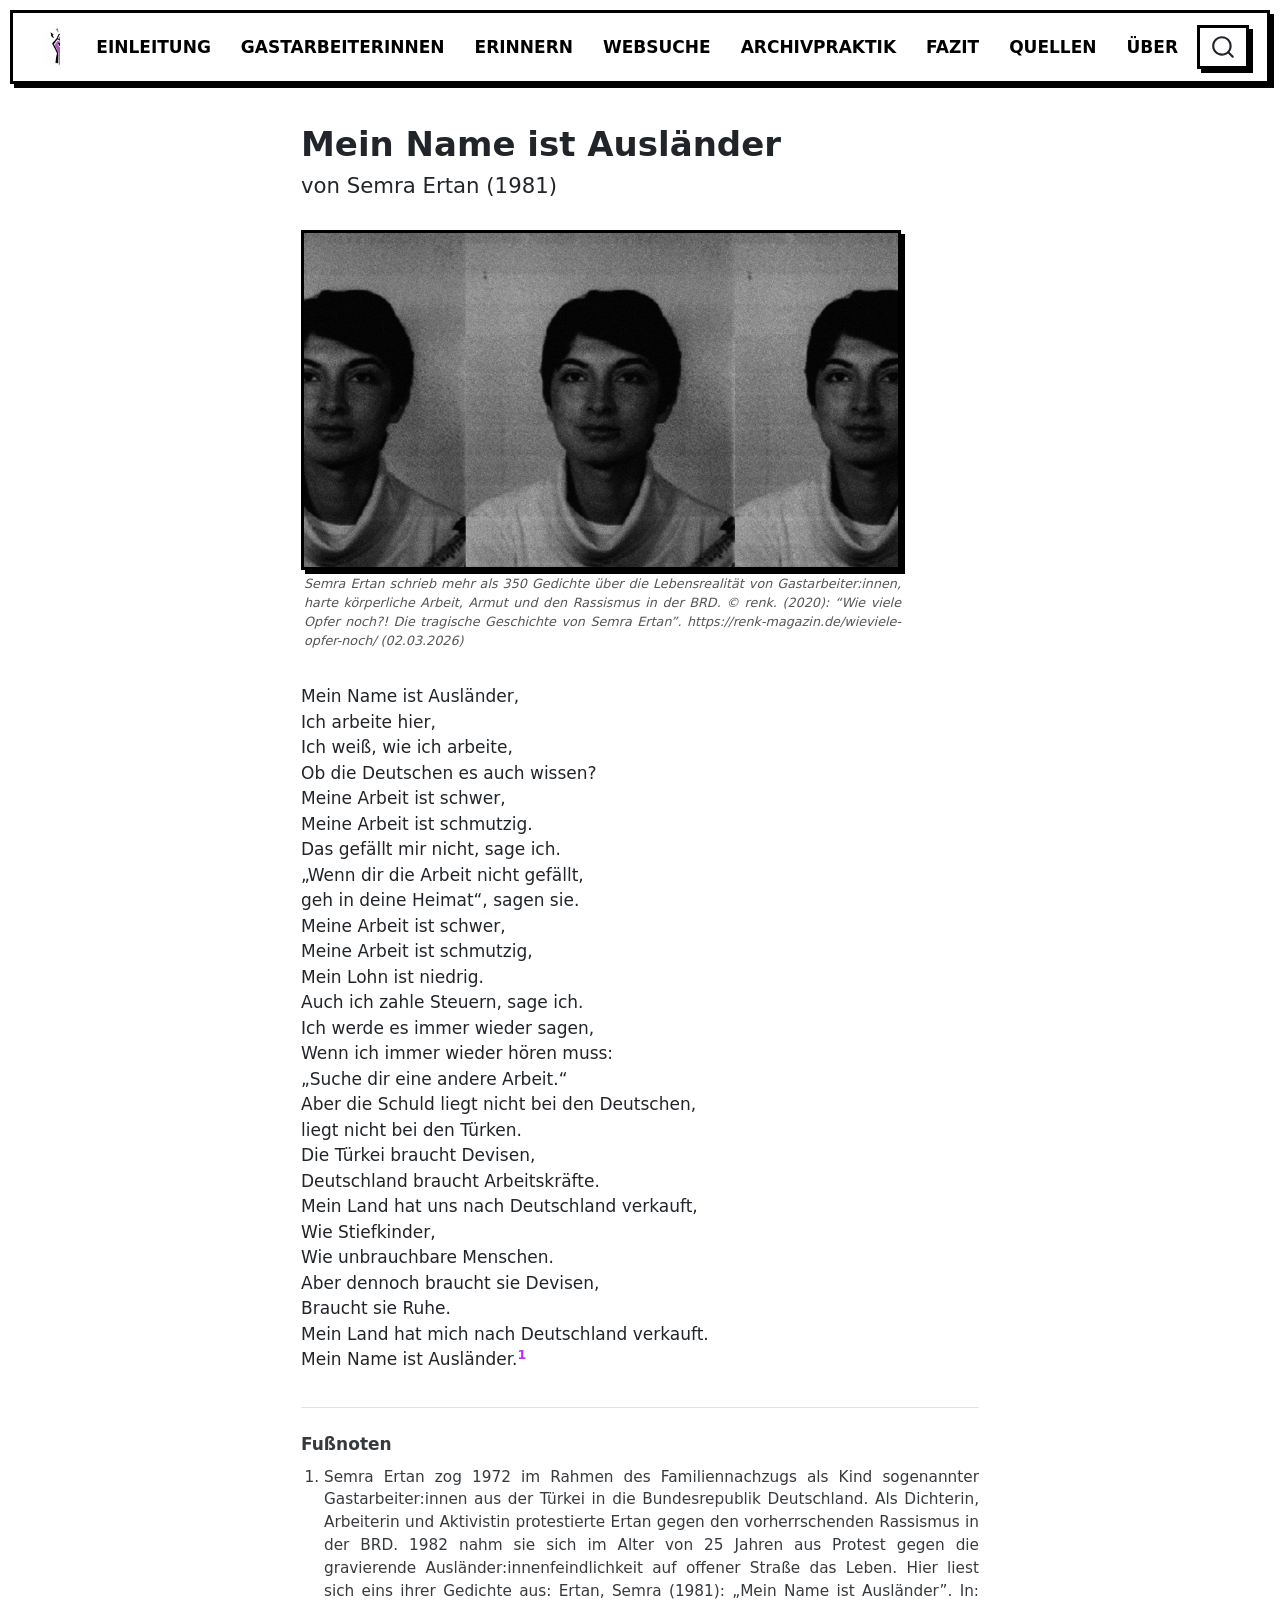
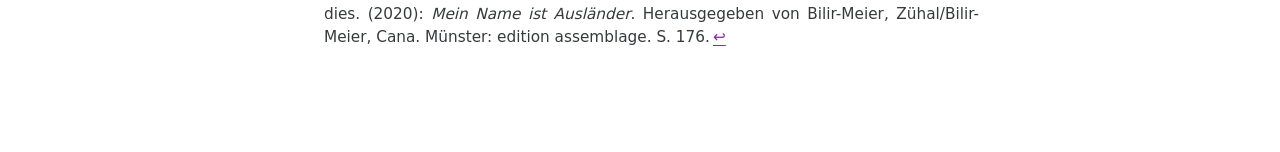
<file: index.html>
<!DOCTYPE html>
<html xmlns="http://www.w3.org/1999/xhtml" lang="en" xml:lang="en"><head>

<meta charset="utf-8">
<meta name="generator" content="quarto-1.8.27">

<meta name="viewport" content="width=device-width, initial-scale=1.0, user-scalable=yes">


<title>Mein Name ist Ausländer – Gastarbeiterin</title>
<style>
code{white-space: pre-wrap;}
span.smallcaps{font-variant: small-caps;}
div.columns{display: flex; gap: min(4vw, 1.5em);}
div.column{flex: auto; overflow-x: auto;}
div.hanging-indent{margin-left: 1.5em; text-indent: -1.5em;}
ul.task-list{list-style: none;}
ul.task-list li input[type="checkbox"] {
  width: 0.8em;
  margin: 0 0.8em 0.2em -1em; /* quarto-specific, see https://github.com/quarto-dev/quarto-cli/issues/4556 */ 
  vertical-align: middle;
}
</style>


<script src="site_libs/quarto-nav/quarto-nav.js"></script>
<script src="site_libs/quarto-nav/headroom.min.js"></script>
<script src="site_libs/clipboard/clipboard.min.js"></script>
<script src="site_libs/quarto-search/autocomplete.umd.js"></script>
<script src="site_libs/quarto-search/fuse.min.js"></script>
<script src="site_libs/quarto-search/quarto-search.js"></script>
<meta name="quarto:offset" content="./">
<script src="site_libs/quarto-html/quarto.js" type="module"></script>
<script src="site_libs/quarto-html/tabsets/tabsets.js" type="module"></script>
<script src="site_libs/quarto-html/axe/axe-check.js" type="module"></script>
<script src="site_libs/quarto-html/popper.min.js"></script>
<script src="site_libs/quarto-html/tippy.umd.min.js"></script>
<script src="site_libs/quarto-html/anchor.min.js"></script>
<link href="site_libs/quarto-html/tippy.css" rel="stylesheet">
<link href="site_libs/quarto-html/quarto-syntax-highlighting-ed96de9b727972fe78a7b5d16c58bf87.css" rel="stylesheet" id="quarto-text-highlighting-styles">
<script src="site_libs/bootstrap/bootstrap.min.js"></script>
<link href="site_libs/bootstrap/bootstrap-icons.css" rel="stylesheet">
<link href="site_libs/bootstrap/bootstrap-3164c5ea54ff474c37b05b3bdcefbf73.min.css" rel="stylesheet" append-hash="true" id="quarto-bootstrap" data-mode="light">
<script id="quarto-search-options" type="application/json">{
  "location": "navbar",
  "copy-button": false,
  "collapse-after": 3,
  "panel-placement": "end",
  "type": "overlay",
  "limit": 50,
  "keyboard-shortcut": [
    "f",
    "/",
    "s"
  ],
  "show-item-context": false,
  "language": {
    "search-no-results-text": "No results",
    "search-matching-documents-text": "matching documents",
    "search-copy-link-title": "Copy link to search",
    "search-hide-matches-text": "Hide additional matches",
    "search-more-match-text": "more match in this document",
    "search-more-matches-text": "more matches in this document",
    "search-clear-button-title": "Clear",
    "search-text-placeholder": "",
    "search-detached-cancel-button-title": "Cancel",
    "search-submit-button-title": "Submit",
    "search-label": "Search"
  }
}</script>
<style>html{ scroll-behavior: smooth; }</style>


<link rel="stylesheet" href="styles.css">
</head>

<body class="floating nav-fixed quarto-light">

<div id="quarto-search-results"></div>
  <header id="quarto-header" class="headroom fixed-top">
    <nav class="navbar navbar-expand-lg " data-bs-theme="dark">
      <div class="navbar-container container-fluid">
      <div class="navbar-brand-container mx-auto">
    <a href="./index.html" class="navbar-brand navbar-brand-logo">
    <img src="./images/fist.png" alt="" class="navbar-logo light-content">
    <img src="./images/fist.png" alt="" class="navbar-logo dark-content">
    </a>
    <a class="navbar-brand" href="./index.html">
    <span class="navbar-title">Gastarbeiterin</span>
    </a>
  </div>
            <div id="quarto-search" class="" title="Search"></div>
          <button class="navbar-toggler" type="button" data-bs-toggle="collapse" data-bs-target="#navbarCollapse" aria-controls="navbarCollapse" role="menu" aria-expanded="false" aria-label="Toggle navigation" onclick="if (window.quartoToggleHeadroom) { window.quartoToggleHeadroom(); }">
  <span class="navbar-toggler-icon"></span>
</button>
          <div class="collapse navbar-collapse" id="navbarCollapse">
            <ul class="navbar-nav navbar-nav-scroll me-auto">
  <li class="nav-item">
    <a class="nav-link" href="./Einleitung.html"> 
<span class="menu-text">Einleitung</span></a>
  </li>  
  <li class="nav-item">
    <a class="nav-link" href="./Gastarbeiterinnen.html"> 
<span class="menu-text">Gastarbeiterinnen</span></a>
  </li>  
  <li class="nav-item">
    <a class="nav-link" href="./Erinnern.html"> 
<span class="menu-text">Erinnern</span></a>
  </li>  
  <li class="nav-item">
    <a class="nav-link" href="./Webrecherche.html"> 
<span class="menu-text">Websuche</span></a>
  </li>  
  <li class="nav-item">
    <a class="nav-link" href="./Archivpraktik.html"> 
<span class="menu-text">Archivpraktik</span></a>
  </li>  
  <li class="nav-item">
    <a class="nav-link" href="./Fazit.html"> 
<span class="menu-text">Fazit</span></a>
  </li>  
  <li class="nav-item">
    <a class="nav-link" href="./Quellen.html"> 
<span class="menu-text">Quellen</span></a>
  </li>  
</ul>
            <ul class="navbar-nav navbar-nav-scroll ms-auto">
  <li class="nav-item">
    <a class="nav-link" href="./Über.html"> 
<span class="menu-text">Über</span></a>
  </li>  
</ul>
          </div> <!-- /navcollapse -->
            <div class="quarto-navbar-tools">
</div>
      </div> <!-- /container-fluid -->
    </nav>
</header>
<!-- content -->
<div id="quarto-content" class="quarto-container page-columns page-rows-contents page-layout-article page-navbar">
<!-- sidebar -->
  <nav id="quarto-sidebar" class="sidebar collapse collapse-horizontal quarto-sidebar-collapse-item sidebar-navigation floating overflow-auto">
    
</nav>
<div id="quarto-sidebar-glass" class="quarto-sidebar-collapse-item" data-bs-toggle="collapse" data-bs-target=".quarto-sidebar-collapse-item"></div>
<!-- margin-sidebar -->
    <div id="quarto-margin-sidebar" class="sidebar margin-sidebar zindex-bottom">
    </div>
<!-- main -->
<main class="content" id="quarto-document-content">

<header id="title-block-header" class="quarto-title-block default">
<div class="quarto-title">
<h1 class="title">Mein Name ist Ausländer</h1>
<p class="subtitle lead">von Semra Ertan (1981)</p>
</div>



<div class="quarto-title-meta">

    
  
    
  </div>
  


</header>


<div style="max-width: 600px; width: 100%; margin-bottom: 2em;">
<img src="images/semra-ertan.jpg" alt="Semra Ertan" style="display: block; width: 100%;">
<div style="font-size: 0.75em; color: #555; font-style: italic; margin-top: 4px; margin-left: 3px;">
<p>Semra Ertan schrieb mehr als 350 Gedichte über die Lebensrealität von Gastarbeiter:innen, harte körperliche Arbeit, Armut und den Rassismus in der BRD. © renk. (2020): “Wie viele Opfer noch?! Die tragische Geschichte von Semra Ertan”. https://renk-magazin.de/wieviele-opfer-noch/ (02.03.2026)</p>
</div>
</div>
<div class="poem">
<p>Mein Name ist Ausländer,<br>
Ich arbeite hier,<br>
Ich weiß, wie ich arbeite,<br>
Ob die Deutschen es auch wissen?<br>
Meine Arbeit ist schwer,<br>
Meine Arbeit ist schmutzig.<br>
Das gefällt mir nicht, sage ich.<br>
„Wenn dir die Arbeit nicht gefällt,<br>
geh in deine Heimat“, sagen sie.<br>
Meine Arbeit ist schwer,<br>
Meine Arbeit ist schmutzig,<br>
Mein Lohn ist niedrig.<br>
Auch ich zahle Steuern, sage ich.<br>
Ich werde es immer wieder sagen,<br>
Wenn ich immer wieder hören muss:<br>
„Suche dir eine andere Arbeit.“<br>
Aber die Schuld liegt nicht bei den Deutschen,<br>
liegt nicht bei den Türken.<br>
Die Türkei braucht Devisen,<br>
Deutschland braucht Arbeitskräfte.<br>
Mein Land hat uns nach Deutschland verkauft,<br>
Wie Stiefkinder,<br>
Wie unbrauchbare Menschen.<br>
Aber dennoch braucht sie Devisen,<br>
Braucht sie Ruhe.<br>
Mein Land hat mich nach Deutschland verkauft.<br>
Mein Name ist Ausländer.<a href="#fn1" class="footnote-ref" id="fnref1" role="doc-noteref"><sup>1</sup></a></p>
</div>




<div id="quarto-appendix" class="default"><section id="footnotes" class="footnotes footnotes-end-of-document" role="doc-endnotes"><h2 class="anchored quarto-appendix-heading">Fußnoten</h2>

<ol>
<li id="fn1"><p>Semra Ertan zog 1972 im Rahmen des Familiennachzugs als Kind sogenannter Gastarbeiter:innen aus der Türkei in die Bundesrepublik Deutschland. Als Dichterin, Arbeiterin und Aktivistin protestierte Ertan gegen den vorherrschenden Rassismus in der BRD. 1982 nahm sie sich im Alter von 25 Jahren aus Protest gegen die gravierende Ausländer:innenfeindlichkeit auf offener Straße das Leben. Hier liest sich eins ihrer Gedichte aus: Ertan, Semra (1981): „Mein Name ist Ausländer”. In: dies. (2020): <em>Mein Name ist Ausländer</em>. Herausgegeben von Bilir-Meier, Zühal/Bilir-Meier, Cana. Münster: edition assemblage. S. 176.<a href="#fnref1" class="footnote-back" role="doc-backlink">↩︎</a></p></li>
</ol>
</section></div></main> <!-- /main -->
<script>

window.addEventListener('hashchange', function () {

  const hash = window.location.hash.slice(1);

  const target = document.getElementById(hash);

  if (!target) return;

  const offset = hash.startsWith('fn') ? 100 : 60;

  setTimeout(function () {

    const y = target.getBoundingClientRect().top + window.scrollY - offset;

    window.scrollTo({ top: Math.max(0, y), behavior: 'instant' });

  }, 80);

});

</script>

<script id="quarto-html-after-body" type="application/javascript">
  window.document.addEventListener("DOMContentLoaded", function (event) {
    const icon = "";
    const anchorJS = new window.AnchorJS();
    anchorJS.options = {
      placement: 'right',
      icon: icon
    };
    anchorJS.add('.anchored');
    const isCodeAnnotation = (el) => {
      for (const clz of el.classList) {
        if (clz.startsWith('code-annotation-')) {                     
          return true;
        }
      }
      return false;
    }
    const onCopySuccess = function(e) {
      // button target
      const button = e.trigger;
      // don't keep focus
      button.blur();
      // flash "checked"
      button.classList.add('code-copy-button-checked');
      var currentTitle = button.getAttribute("title");
      button.setAttribute("title", "Copied!");
      let tooltip;
      if (window.bootstrap) {
        button.setAttribute("data-bs-toggle", "tooltip");
        button.setAttribute("data-bs-placement", "left");
        button.setAttribute("data-bs-title", "Copied!");
        tooltip = new bootstrap.Tooltip(button, 
          { trigger: "manual", 
            customClass: "code-copy-button-tooltip",
            offset: [0, -8]});
        tooltip.show();    
      }
      setTimeout(function() {
        if (tooltip) {
          tooltip.hide();
          button.removeAttribute("data-bs-title");
          button.removeAttribute("data-bs-toggle");
          button.removeAttribute("data-bs-placement");
        }
        button.setAttribute("title", currentTitle);
        button.classList.remove('code-copy-button-checked');
      }, 1000);
      // clear code selection
      e.clearSelection();
    }
    const getTextToCopy = function(trigger) {
      const outerScaffold = trigger.parentElement.cloneNode(true);
      const codeEl = outerScaffold.querySelector('code');
      for (const childEl of codeEl.children) {
        if (isCodeAnnotation(childEl)) {
          childEl.remove();
        }
      }
      return codeEl.innerText;
    }
    const clipboard = new window.ClipboardJS('.code-copy-button:not([data-in-quarto-modal])', {
      text: getTextToCopy
    });
    clipboard.on('success', onCopySuccess);
    if (window.document.getElementById('quarto-embedded-source-code-modal')) {
      const clipboardModal = new window.ClipboardJS('.code-copy-button[data-in-quarto-modal]', {
        text: getTextToCopy,
        container: window.document.getElementById('quarto-embedded-source-code-modal')
      });
      clipboardModal.on('success', onCopySuccess);
    }
      var localhostRegex = new RegExp(/^(?:http|https):\/\/localhost\:?[0-9]*\//);
      var mailtoRegex = new RegExp(/^mailto:/);
        var filterRegex = new RegExp("https:\/\/selin-g\.github\.io\/gastarbeiterin\/");
      var isInternal = (href) => {
          return filterRegex.test(href) || localhostRegex.test(href) || mailtoRegex.test(href);
      }
      // Inspect non-navigation links and adorn them if external
     var links = window.document.querySelectorAll('a[href]:not(.nav-link):not(.navbar-brand):not(.toc-action):not(.sidebar-link):not(.sidebar-item-toggle):not(.pagination-link):not(.no-external):not([aria-hidden]):not(.dropdown-item):not(.quarto-navigation-tool):not(.about-link)');
      for (var i=0; i<links.length; i++) {
        const link = links[i];
        if (!isInternal(link.href)) {
          // undo the damage that might have been done by quarto-nav.js in the case of
          // links that we want to consider external
          if (link.dataset.originalHref !== undefined) {
            link.href = link.dataset.originalHref;
          }
        }
      }
    function tippyHover(el, contentFn, onTriggerFn, onUntriggerFn) {
      const config = {
        allowHTML: true,
        maxWidth: 500,
        delay: 100,
        arrow: false,
        appendTo: function(el) {
            return el.parentElement;
        },
        interactive: true,
        interactiveBorder: 10,
        theme: 'quarto',
        placement: 'bottom-start',
      };
      if (contentFn) {
        config.content = contentFn;
      }
      if (onTriggerFn) {
        config.onTrigger = onTriggerFn;
      }
      if (onUntriggerFn) {
        config.onUntrigger = onUntriggerFn;
      }
      window.tippy(el, config); 
    }
    const noterefs = window.document.querySelectorAll('a[role="doc-noteref"]');
    for (var i=0; i<noterefs.length; i++) {
      const ref = noterefs[i];
      tippyHover(ref, function() {
        // use id or data attribute instead here
        let href = ref.getAttribute('data-footnote-href') || ref.getAttribute('href');
        try { href = new URL(href).hash; } catch {}
        const id = href.replace(/^#\/?/, "");
        const note = window.document.getElementById(id);
        if (note) {
          return note.innerHTML;
        } else {
          return "";
        }
      });
    }
    const xrefs = window.document.querySelectorAll('a.quarto-xref');
    const processXRef = (id, note) => {
      // Strip column container classes
      const stripColumnClz = (el) => {
        el.classList.remove("page-full", "page-columns");
        if (el.children) {
          for (const child of el.children) {
            stripColumnClz(child);
          }
        }
      }
      stripColumnClz(note)
      if (id === null || id.startsWith('sec-')) {
        // Special case sections, only their first couple elements
        const container = document.createElement("div");
        if (note.children && note.children.length > 2) {
          container.appendChild(note.children[0].cloneNode(true));
          for (let i = 1; i < note.children.length; i++) {
            const child = note.children[i];
            if (child.tagName === "P" && child.innerText === "") {
              continue;
            } else {
              container.appendChild(child.cloneNode(true));
              break;
            }
          }
          if (window.Quarto?.typesetMath) {
            window.Quarto.typesetMath(container);
          }
          return container.innerHTML
        } else {
          if (window.Quarto?.typesetMath) {
            window.Quarto.typesetMath(note);
          }
          return note.innerHTML;
        }
      } else {
        // Remove any anchor links if they are present
        const anchorLink = note.querySelector('a.anchorjs-link');
        if (anchorLink) {
          anchorLink.remove();
        }
        if (window.Quarto?.typesetMath) {
          window.Quarto.typesetMath(note);
        }
        if (note.classList.contains("callout")) {
          return note.outerHTML;
        } else {
          return note.innerHTML;
        }
      }
    }
    for (var i=0; i<xrefs.length; i++) {
      const xref = xrefs[i];
      tippyHover(xref, undefined, function(instance) {
        instance.disable();
        let url = xref.getAttribute('href');
        let hash = undefined; 
        if (url.startsWith('#')) {
          hash = url;
        } else {
          try { hash = new URL(url).hash; } catch {}
        }
        if (hash) {
          const id = hash.replace(/^#\/?/, "");
          const note = window.document.getElementById(id);
          if (note !== null) {
            try {
              const html = processXRef(id, note.cloneNode(true));
              instance.setContent(html);
            } finally {
              instance.enable();
              instance.show();
            }
          } else {
            // See if we can fetch this
            fetch(url.split('#')[0])
            .then(res => res.text())
            .then(html => {
              const parser = new DOMParser();
              const htmlDoc = parser.parseFromString(html, "text/html");
              const note = htmlDoc.getElementById(id);
              if (note !== null) {
                const html = processXRef(id, note);
                instance.setContent(html);
              } 
            }).finally(() => {
              instance.enable();
              instance.show();
            });
          }
        } else {
          // See if we can fetch a full url (with no hash to target)
          // This is a special case and we should probably do some content thinning / targeting
          fetch(url)
          .then(res => res.text())
          .then(html => {
            const parser = new DOMParser();
            const htmlDoc = parser.parseFromString(html, "text/html");
            const note = htmlDoc.querySelector('main.content');
            if (note !== null) {
              // This should only happen for chapter cross references
              // (since there is no id in the URL)
              // remove the first header
              if (note.children.length > 0 && note.children[0].tagName === "HEADER") {
                note.children[0].remove();
              }
              const html = processXRef(null, note);
              instance.setContent(html);
            } 
          }).finally(() => {
            instance.enable();
            instance.show();
          });
        }
      }, function(instance) {
      });
    }
        let selectedAnnoteEl;
        const selectorForAnnotation = ( cell, annotation) => {
          let cellAttr = 'data-code-cell="' + cell + '"';
          let lineAttr = 'data-code-annotation="' +  annotation + '"';
          const selector = 'span[' + cellAttr + '][' + lineAttr + ']';
          return selector;
        }
        const selectCodeLines = (annoteEl) => {
          const doc = window.document;
          const targetCell = annoteEl.getAttribute("data-target-cell");
          const targetAnnotation = annoteEl.getAttribute("data-target-annotation");
          const annoteSpan = window.document.querySelector(selectorForAnnotation(targetCell, targetAnnotation));
          const lines = annoteSpan.getAttribute("data-code-lines").split(",");
          const lineIds = lines.map((line) => {
            return targetCell + "-" + line;
          })
          let top = null;
          let height = null;
          let parent = null;
          if (lineIds.length > 0) {
              //compute the position of the single el (top and bottom and make a div)
              const el = window.document.getElementById(lineIds[0]);
              top = el.offsetTop;
              height = el.offsetHeight;
              parent = el.parentElement.parentElement;
            if (lineIds.length > 1) {
              const lastEl = window.document.getElementById(lineIds[lineIds.length - 1]);
              const bottom = lastEl.offsetTop + lastEl.offsetHeight;
              height = bottom - top;
            }
            if (top !== null && height !== null && parent !== null) {
              // cook up a div (if necessary) and position it 
              let div = window.document.getElementById("code-annotation-line-highlight");
              if (div === null) {
                div = window.document.createElement("div");
                div.setAttribute("id", "code-annotation-line-highlight");
                div.style.position = 'absolute';
                parent.appendChild(div);
              }
              div.style.top = top - 2 + "px";
              div.style.height = height + 4 + "px";
              div.style.left = 0;
              let gutterDiv = window.document.getElementById("code-annotation-line-highlight-gutter");
              if (gutterDiv === null) {
                gutterDiv = window.document.createElement("div");
                gutterDiv.setAttribute("id", "code-annotation-line-highlight-gutter");
                gutterDiv.style.position = 'absolute';
                const codeCell = window.document.getElementById(targetCell);
                const gutter = codeCell.querySelector('.code-annotation-gutter');
                gutter.appendChild(gutterDiv);
              }
              gutterDiv.style.top = top - 2 + "px";
              gutterDiv.style.height = height + 4 + "px";
            }
            selectedAnnoteEl = annoteEl;
          }
        };
        const unselectCodeLines = () => {
          const elementsIds = ["code-annotation-line-highlight", "code-annotation-line-highlight-gutter"];
          elementsIds.forEach((elId) => {
            const div = window.document.getElementById(elId);
            if (div) {
              div.remove();
            }
          });
          selectedAnnoteEl = undefined;
        };
          // Handle positioning of the toggle
      window.addEventListener(
        "resize",
        throttle(() => {
          elRect = undefined;
          if (selectedAnnoteEl) {
            selectCodeLines(selectedAnnoteEl);
          }
        }, 10)
      );
      function throttle(fn, ms) {
      let throttle = false;
      let timer;
        return (...args) => {
          if(!throttle) { // first call gets through
              fn.apply(this, args);
              throttle = true;
          } else { // all the others get throttled
              if(timer) clearTimeout(timer); // cancel #2
              timer = setTimeout(() => {
                fn.apply(this, args);
                timer = throttle = false;
              }, ms);
          }
        };
      }
        // Attach click handler to the DT
        const annoteDls = window.document.querySelectorAll('dt[data-target-cell]');
        for (const annoteDlNode of annoteDls) {
          annoteDlNode.addEventListener('click', (event) => {
            const clickedEl = event.target;
            if (clickedEl !== selectedAnnoteEl) {
              unselectCodeLines();
              const activeEl = window.document.querySelector('dt[data-target-cell].code-annotation-active');
              if (activeEl) {
                activeEl.classList.remove('code-annotation-active');
              }
              selectCodeLines(clickedEl);
              clickedEl.classList.add('code-annotation-active');
            } else {
              // Unselect the line
              unselectCodeLines();
              clickedEl.classList.remove('code-annotation-active');
            }
          });
        }
    const findCites = (el) => {
      const parentEl = el.parentElement;
      if (parentEl) {
        const cites = parentEl.dataset.cites;
        if (cites) {
          return {
            el,
            cites: cites.split(' ')
          };
        } else {
          return findCites(el.parentElement)
        }
      } else {
        return undefined;
      }
    };
    var bibliorefs = window.document.querySelectorAll('a[role="doc-biblioref"]');
    for (var i=0; i<bibliorefs.length; i++) {
      const ref = bibliorefs[i];
      const citeInfo = findCites(ref);
      if (citeInfo) {
        tippyHover(citeInfo.el, function() {
          var popup = window.document.createElement('div');
          citeInfo.cites.forEach(function(cite) {
            var citeDiv = window.document.createElement('div');
            citeDiv.classList.add('hanging-indent');
            citeDiv.classList.add('csl-entry');
            var biblioDiv = window.document.getElementById('ref-' + cite);
            if (biblioDiv) {
              citeDiv.innerHTML = biblioDiv.innerHTML;
            }
            popup.appendChild(citeDiv);
          });
          return popup.innerHTML;
        });
      }
    }
  });
  </script>
</div> <!-- /content -->




<script src="site_libs/quarto-html/zenscroll-min.js"></script>
</body></html>
</file>
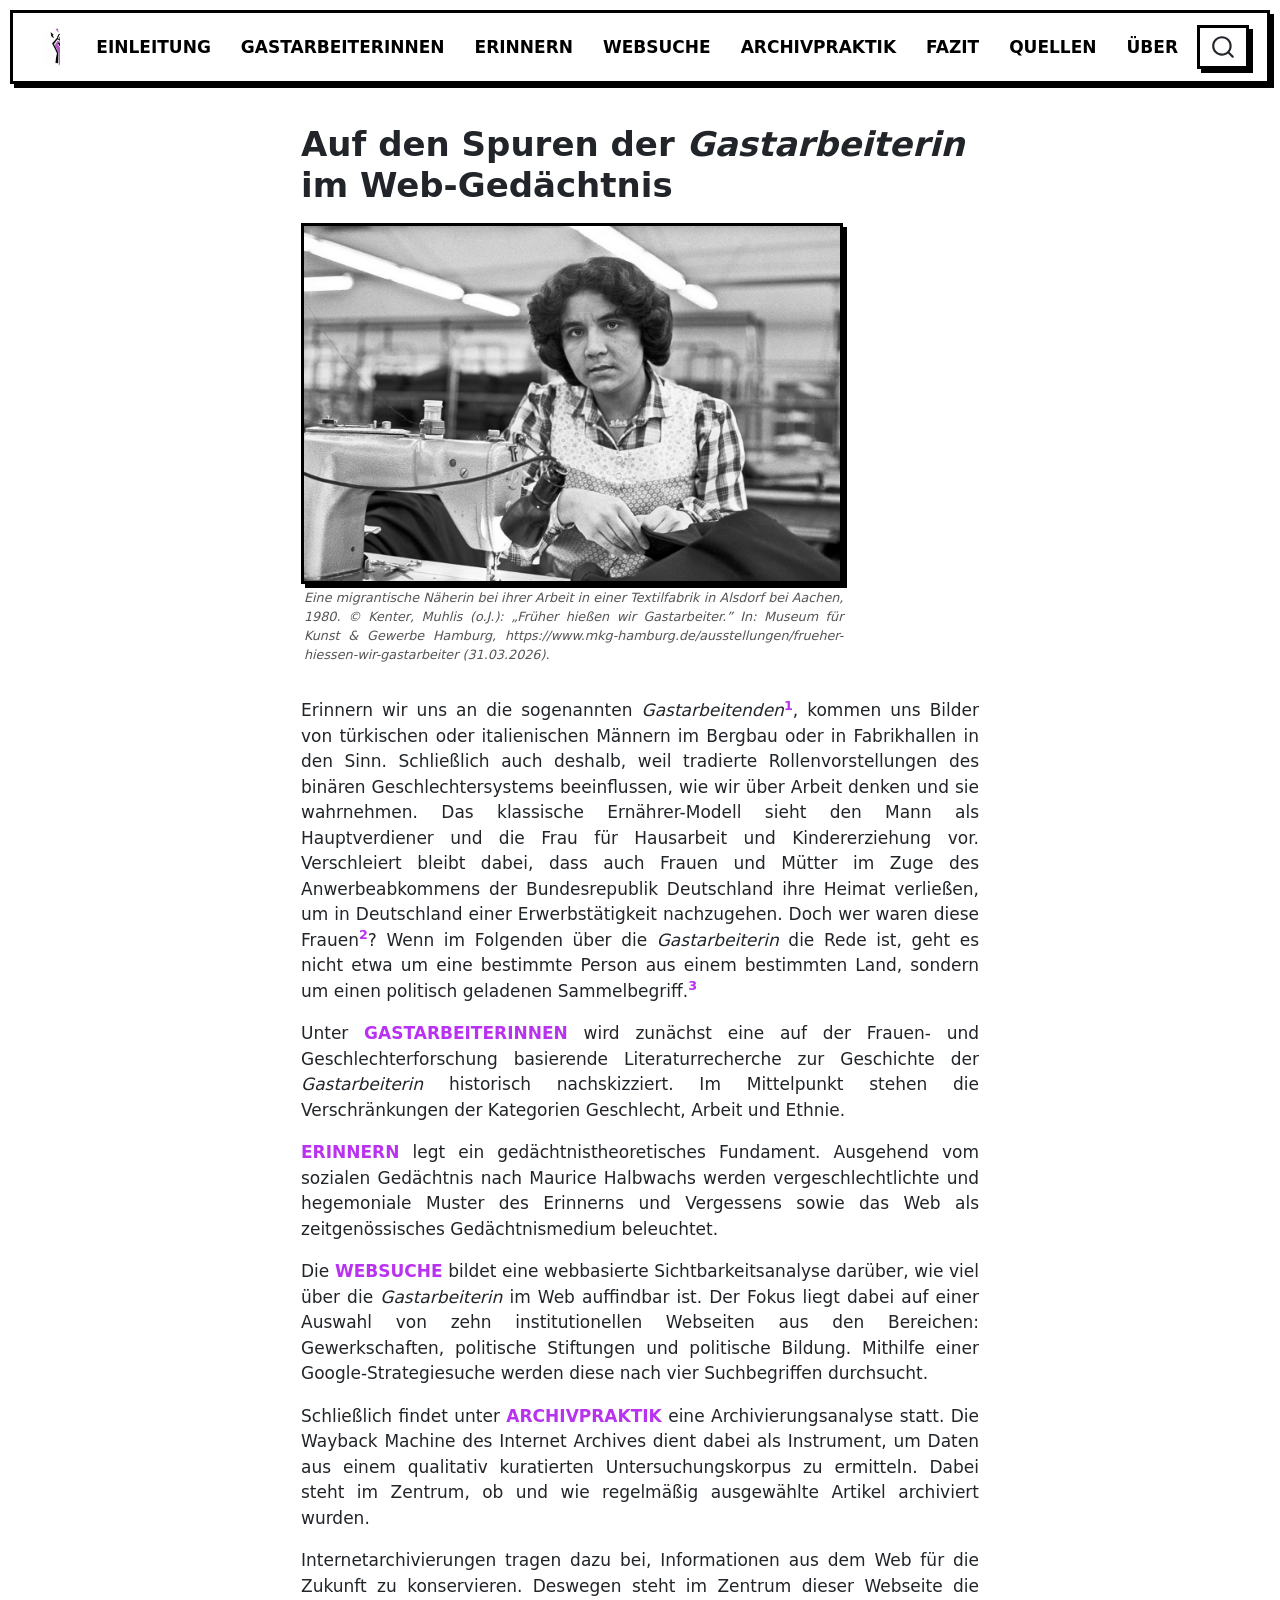
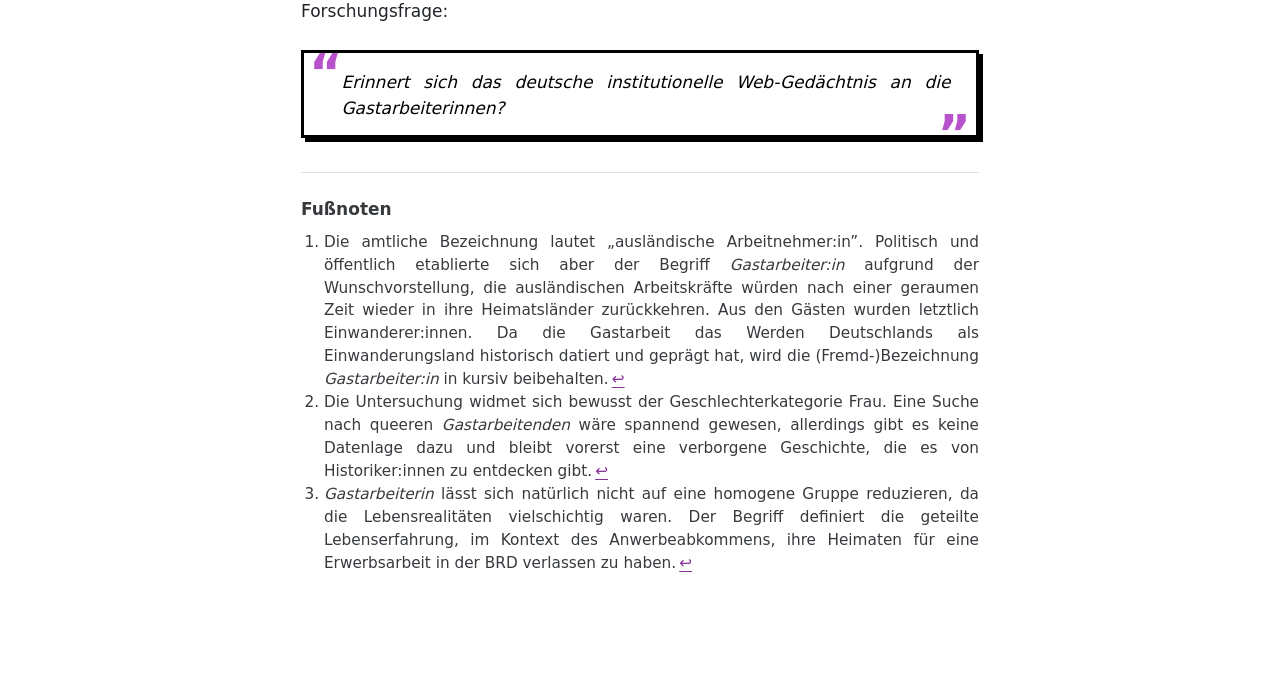
<file: Einleitung.html>
<!DOCTYPE html>
<html xmlns="http://www.w3.org/1999/xhtml" lang="en" xml:lang="en"><head>

<meta charset="utf-8">
<meta name="generator" content="quarto-1.8.27">

<meta name="viewport" content="width=device-width, initial-scale=1.0, user-scalable=yes">


<title>Auf den Spuren der Gastarbeiterin im Web-Gedächtnis – Gastarbeiterin</title>
<style>
code{white-space: pre-wrap;}
span.smallcaps{font-variant: small-caps;}
div.columns{display: flex; gap: min(4vw, 1.5em);}
div.column{flex: auto; overflow-x: auto;}
div.hanging-indent{margin-left: 1.5em; text-indent: -1.5em;}
ul.task-list{list-style: none;}
ul.task-list li input[type="checkbox"] {
  width: 0.8em;
  margin: 0 0.8em 0.2em -1em; /* quarto-specific, see https://github.com/quarto-dev/quarto-cli/issues/4556 */ 
  vertical-align: middle;
}
</style>


<script src="site_libs/quarto-nav/quarto-nav.js"></script>
<script src="site_libs/quarto-nav/headroom.min.js"></script>
<script src="site_libs/clipboard/clipboard.min.js"></script>
<script src="site_libs/quarto-search/autocomplete.umd.js"></script>
<script src="site_libs/quarto-search/fuse.min.js"></script>
<script src="site_libs/quarto-search/quarto-search.js"></script>
<meta name="quarto:offset" content="./">
<script src="site_libs/quarto-html/quarto.js" type="module"></script>
<script src="site_libs/quarto-html/tabsets/tabsets.js" type="module"></script>
<script src="site_libs/quarto-html/axe/axe-check.js" type="module"></script>
<script src="site_libs/quarto-html/popper.min.js"></script>
<script src="site_libs/quarto-html/tippy.umd.min.js"></script>
<script src="site_libs/quarto-html/anchor.min.js"></script>
<link href="site_libs/quarto-html/tippy.css" rel="stylesheet">
<link href="site_libs/quarto-html/quarto-syntax-highlighting-ed96de9b727972fe78a7b5d16c58bf87.css" rel="stylesheet" id="quarto-text-highlighting-styles">
<script src="site_libs/bootstrap/bootstrap.min.js"></script>
<link href="site_libs/bootstrap/bootstrap-icons.css" rel="stylesheet">
<link href="site_libs/bootstrap/bootstrap-3164c5ea54ff474c37b05b3bdcefbf73.min.css" rel="stylesheet" append-hash="true" id="quarto-bootstrap" data-mode="light">
<script id="quarto-search-options" type="application/json">{
  "location": "navbar",
  "copy-button": false,
  "collapse-after": 3,
  "panel-placement": "end",
  "type": "overlay",
  "limit": 50,
  "keyboard-shortcut": [
    "f",
    "/",
    "s"
  ],
  "show-item-context": false,
  "language": {
    "search-no-results-text": "No results",
    "search-matching-documents-text": "matching documents",
    "search-copy-link-title": "Copy link to search",
    "search-hide-matches-text": "Hide additional matches",
    "search-more-match-text": "more match in this document",
    "search-more-matches-text": "more matches in this document",
    "search-clear-button-title": "Clear",
    "search-text-placeholder": "",
    "search-detached-cancel-button-title": "Cancel",
    "search-submit-button-title": "Submit",
    "search-label": "Search"
  }
}</script>
<style>html{ scroll-behavior: smooth; }</style>


<link rel="stylesheet" href="styles.css">
</head>

<body class="floating nav-fixed quarto-light">

<div id="quarto-search-results"></div>
  <header id="quarto-header" class="headroom fixed-top">
    <nav class="navbar navbar-expand-lg " data-bs-theme="dark">
      <div class="navbar-container container-fluid">
      <div class="navbar-brand-container mx-auto">
    <a href="./index.html" class="navbar-brand navbar-brand-logo">
    <img src="./images/fist.png" alt="" class="navbar-logo light-content">
    <img src="./images/fist.png" alt="" class="navbar-logo dark-content">
    </a>
    <a class="navbar-brand" href="./index.html">
    <span class="navbar-title">Gastarbeiterin</span>
    </a>
  </div>
            <div id="quarto-search" class="" title="Search"></div>
          <button class="navbar-toggler" type="button" data-bs-toggle="collapse" data-bs-target="#navbarCollapse" aria-controls="navbarCollapse" role="menu" aria-expanded="false" aria-label="Toggle navigation" onclick="if (window.quartoToggleHeadroom) { window.quartoToggleHeadroom(); }">
  <span class="navbar-toggler-icon"></span>
</button>
          <div class="collapse navbar-collapse" id="navbarCollapse">
            <ul class="navbar-nav navbar-nav-scroll me-auto">
  <li class="nav-item">
    <a class="nav-link active" href="./Einleitung.html" aria-current="page"> 
<span class="menu-text">Einleitung</span></a>
  </li>  
  <li class="nav-item">
    <a class="nav-link" href="./Gastarbeiterinnen.html"> 
<span class="menu-text">Gastarbeiterinnen</span></a>
  </li>  
  <li class="nav-item">
    <a class="nav-link" href="./Erinnern.html"> 
<span class="menu-text">Erinnern</span></a>
  </li>  
  <li class="nav-item">
    <a class="nav-link" href="./Webrecherche.html"> 
<span class="menu-text">Websuche</span></a>
  </li>  
  <li class="nav-item">
    <a class="nav-link" href="./Archivpraktik.html"> 
<span class="menu-text">Archivpraktik</span></a>
  </li>  
  <li class="nav-item">
    <a class="nav-link" href="./Fazit.html"> 
<span class="menu-text">Fazit</span></a>
  </li>  
  <li class="nav-item">
    <a class="nav-link" href="./Quellen.html"> 
<span class="menu-text">Quellen</span></a>
  </li>  
</ul>
            <ul class="navbar-nav navbar-nav-scroll ms-auto">
  <li class="nav-item">
    <a class="nav-link" href="./Über.html"> 
<span class="menu-text">Über</span></a>
  </li>  
</ul>
          </div> <!-- /navcollapse -->
            <div class="quarto-navbar-tools">
</div>
      </div> <!-- /container-fluid -->
    </nav>
</header>
<!-- content -->
<div id="quarto-content" class="quarto-container page-columns page-rows-contents page-layout-article page-navbar">
<!-- sidebar -->
  <nav id="quarto-sidebar" class="sidebar collapse collapse-horizontal quarto-sidebar-collapse-item sidebar-navigation floating overflow-auto">
    
</nav>
<div id="quarto-sidebar-glass" class="quarto-sidebar-collapse-item" data-bs-toggle="collapse" data-bs-target=".quarto-sidebar-collapse-item"></div>
<!-- margin-sidebar -->
    <div id="quarto-margin-sidebar" class="sidebar margin-sidebar zindex-bottom">
    </div>
<!-- main -->
<main class="content" id="quarto-document-content">

<header id="title-block-header" class="quarto-title-block default">
<div class="quarto-title">
<h1 class="title">Auf den Spuren der <em>Gastarbeiterin</em> im Web-Gedächtnis</h1>
</div>



<div class="quarto-title-meta">

    
  
    
  </div>
  


</header>


<div style="max-width: 80%; width: 100%; margin-bottom: 2em;">
<img src="images/einleitung.png" alt="Schwarz-Weiß-Fotografie einer jungen Frau an einer Nähmaschine in einer Textilfabrik." style="display: block; width: 100%;">
<div style="font-size: 0.75em; color: #555; font-style: italic; margin-top: 4px; margin-left: 3px;">
<p>Eine migrantische Näherin bei ihrer Arbeit in einer Textilfabrik in Alsdorf bei Aachen, 1980. © Kenter, Muhlis (o.J.): „Früher hießen wir Gastarbeiter.” In: Museum für Kunst &amp; Gewerbe Hamburg, https://www.mkg-hamburg.de/ausstellungen/frueher-hiessen-wir-gastarbeiter (31.03.2026).</p>
</div>
</div>
<p>Erinnern wir uns an die sogenannten <em>Gastarbeitenden</em><a href="#fn1" class="footnote-ref" id="fnref1" role="doc-noteref"><sup>1</sup></a>, kommen uns Bilder von türkischen oder italienischen Männern im Bergbau oder in Fabrikhallen in den Sinn. Schließlich auch deshalb, weil tradierte Rollenvorstellungen des binären Geschlechtersystems beeinflussen, wie wir über Arbeit denken und sie wahrnehmen. Das klassische Ernährer-Modell sieht den Mann als Hauptverdiener und die Frau für Hausarbeit und Kindererziehung vor. Verschleiert bleibt dabei, dass auch Frauen und Mütter im Zuge des Anwerbeabkommens der Bundesrepublik Deutschland ihre Heimat verließen, um in Deutschland einer Erwerbstätigkeit nachzugehen. Doch wer waren diese Frauen<a href="#fn2" class="footnote-ref" id="fnref2" role="doc-noteref"><sup>2</sup></a>? Wenn im Folgenden über die <em>Gastarbeiterin</em> die Rede ist, geht es nicht etwa um eine bestimmte Person aus einem bestimmten Land, sondern um einen politisch geladenen Sammelbegriff.<a href="#fn3" class="footnote-ref" id="fnref3" role="doc-noteref"><sup>3</sup></a></p>
<p>Unter <a href="./Gastarbeiterinnen.html" style="font-weight:bold; text-decoration:none; color:#B932F0;">GASTARBEITERINNEN</a> wird zunächst eine auf der Frauen- und Geschlechterforschung basierende Literaturrecherche zur Geschichte der <em>Gastarbeiterin</em> historisch nachskizziert. Im Mittelpunkt stehen die Verschränkungen der Kategorien Geschlecht, Arbeit und Ethnie.</p>
<p><a href="./Erinnern.html" style="font-weight:bold; text-decoration:none; color:#B932F0;">ERINNERN</a> legt ein gedächtnistheoretisches Fundament. Ausgehend vom sozialen Gedächtnis nach Maurice Halbwachs werden vergeschlechtlichte und hegemoniale Muster des Erinnerns und Vergessens sowie das Web als zeitgenössisches Gedächtnismedium beleuchtet.</p>
<p>Die <a href="./Webrecherche.html" style="font-weight:bold; text-decoration:none; color:#B932F0;">WEBSUCHE</a> bildet eine webbasierte Sichtbarkeitsanalyse darüber, wie viel über die <em>Gastarbeiterin</em> im Web auffindbar ist. Der Fokus liegt dabei auf einer Auswahl von zehn institutionellen Webseiten aus den Bereichen: Gewerkschaften, politische Stiftungen und politische Bildung. Mithilfe einer Google-Strategiesuche werden diese nach vier Suchbegriffen durchsucht.</p>
<p>Schließlich findet unter <a href="./Archivpraktik.html" style="font-weight:bold; text-decoration:none; color:#B932F0;">ARCHIVPRAKTIK</a> eine Archivierungsanalyse statt. Die Wayback Machine des Internet Archives dient dabei als Instrument, um Daten aus einem qualitativ kuratierten Untersuchungskorpus zu ermitteln. Dabei steht im Zentrum, ob und wie regelmäßig ausgewählte Artikel archiviert wurden.</p>
<p>Internetarchivierungen tragen dazu bei, Informationen aus dem Web für die Zukunft zu konservieren. Deswegen steht im Zentrum dieser Webseite die Forschungsfrage:</p>
<blockquote class="blockquote">
<p>Erinnert sich das deutsche institutionelle Web-Gedächtnis an die <em>Gastarbeiterinnen</em>?</p>
</blockquote>




<div id="quarto-appendix" class="default"><section id="footnotes" class="footnotes footnotes-end-of-document" role="doc-endnotes"><h2 class="anchored quarto-appendix-heading">Fußnoten</h2>

<ol>
<li id="fn1"><p>Die amtliche Bezeichnung lautet „ausländische Arbeitnehmer:in”. Politisch und öffentlich etablierte sich aber der Begriff <em>Gastarbeiter:in</em> aufgrund der Wunschvorstellung, die ausländischen Arbeitskräfte würden nach einer geraumen Zeit wieder in ihre Heimatsländer zurückkehren. Aus den Gästen wurden letztlich Einwanderer:innen. Da die Gastarbeit das Werden Deutschlands als Einwanderungsland historisch datiert und geprägt hat, wird die (Fremd-)Bezeichnung <em>Gastarbeiter:in</em> in kursiv beibehalten.<a href="#fnref1" class="footnote-back" role="doc-backlink">↩︎</a></p></li>
<li id="fn2"><p>Die Untersuchung widmet sich bewusst der Geschlechterkategorie Frau. Eine Suche nach queeren <em>Gastarbeitenden</em> wäre spannend gewesen, allerdings gibt es keine Datenlage dazu und bleibt vorerst eine verborgene Geschichte, die es von Historiker:innen zu entdecken gibt.<a href="#fnref2" class="footnote-back" role="doc-backlink">↩︎</a></p></li>
<li id="fn3"><p><em>Gastarbeiterin</em> lässt sich natürlich nicht auf eine homogene Gruppe reduzieren, da die Lebensrealitäten vielschichtig waren. Der Begriff definiert die geteilte Lebenserfahrung, im Kontext des Anwerbeabkommens, ihre Heimaten für eine Erwerbsarbeit in der BRD verlassen zu haben.<a href="#fnref3" class="footnote-back" role="doc-backlink">↩︎</a></p></li>
</ol>
</section></div></main> <!-- /main -->
<script>

window.addEventListener('hashchange', function () {

  const hash = window.location.hash.slice(1);

  const target = document.getElementById(hash);

  if (!target) return;

  const offset = hash.startsWith('fn') ? 100 : 60;

  setTimeout(function () {

    const y = target.getBoundingClientRect().top + window.scrollY - offset;

    window.scrollTo({ top: Math.max(0, y), behavior: 'instant' });

  }, 80);

});

</script>

<script id="quarto-html-after-body" type="application/javascript">
  window.document.addEventListener("DOMContentLoaded", function (event) {
    const icon = "";
    const anchorJS = new window.AnchorJS();
    anchorJS.options = {
      placement: 'right',
      icon: icon
    };
    anchorJS.add('.anchored');
    const isCodeAnnotation = (el) => {
      for (const clz of el.classList) {
        if (clz.startsWith('code-annotation-')) {                     
          return true;
        }
      }
      return false;
    }
    const onCopySuccess = function(e) {
      // button target
      const button = e.trigger;
      // don't keep focus
      button.blur();
      // flash "checked"
      button.classList.add('code-copy-button-checked');
      var currentTitle = button.getAttribute("title");
      button.setAttribute("title", "Copied!");
      let tooltip;
      if (window.bootstrap) {
        button.setAttribute("data-bs-toggle", "tooltip");
        button.setAttribute("data-bs-placement", "left");
        button.setAttribute("data-bs-title", "Copied!");
        tooltip = new bootstrap.Tooltip(button, 
          { trigger: "manual", 
            customClass: "code-copy-button-tooltip",
            offset: [0, -8]});
        tooltip.show();    
      }
      setTimeout(function() {
        if (tooltip) {
          tooltip.hide();
          button.removeAttribute("data-bs-title");
          button.removeAttribute("data-bs-toggle");
          button.removeAttribute("data-bs-placement");
        }
        button.setAttribute("title", currentTitle);
        button.classList.remove('code-copy-button-checked');
      }, 1000);
      // clear code selection
      e.clearSelection();
    }
    const getTextToCopy = function(trigger) {
      const outerScaffold = trigger.parentElement.cloneNode(true);
      const codeEl = outerScaffold.querySelector('code');
      for (const childEl of codeEl.children) {
        if (isCodeAnnotation(childEl)) {
          childEl.remove();
        }
      }
      return codeEl.innerText;
    }
    const clipboard = new window.ClipboardJS('.code-copy-button:not([data-in-quarto-modal])', {
      text: getTextToCopy
    });
    clipboard.on('success', onCopySuccess);
    if (window.document.getElementById('quarto-embedded-source-code-modal')) {
      const clipboardModal = new window.ClipboardJS('.code-copy-button[data-in-quarto-modal]', {
        text: getTextToCopy,
        container: window.document.getElementById('quarto-embedded-source-code-modal')
      });
      clipboardModal.on('success', onCopySuccess);
    }
      var localhostRegex = new RegExp(/^(?:http|https):\/\/localhost\:?[0-9]*\//);
      var mailtoRegex = new RegExp(/^mailto:/);
        var filterRegex = new RegExp("https:\/\/selin-g\.github\.io\/gastarbeiterin\/");
      var isInternal = (href) => {
          return filterRegex.test(href) || localhostRegex.test(href) || mailtoRegex.test(href);
      }
      // Inspect non-navigation links and adorn them if external
     var links = window.document.querySelectorAll('a[href]:not(.nav-link):not(.navbar-brand):not(.toc-action):not(.sidebar-link):not(.sidebar-item-toggle):not(.pagination-link):not(.no-external):not([aria-hidden]):not(.dropdown-item):not(.quarto-navigation-tool):not(.about-link)');
      for (var i=0; i<links.length; i++) {
        const link = links[i];
        if (!isInternal(link.href)) {
          // undo the damage that might have been done by quarto-nav.js in the case of
          // links that we want to consider external
          if (link.dataset.originalHref !== undefined) {
            link.href = link.dataset.originalHref;
          }
        }
      }
    function tippyHover(el, contentFn, onTriggerFn, onUntriggerFn) {
      const config = {
        allowHTML: true,
        maxWidth: 500,
        delay: 100,
        arrow: false,
        appendTo: function(el) {
            return el.parentElement;
        },
        interactive: true,
        interactiveBorder: 10,
        theme: 'quarto',
        placement: 'bottom-start',
      };
      if (contentFn) {
        config.content = contentFn;
      }
      if (onTriggerFn) {
        config.onTrigger = onTriggerFn;
      }
      if (onUntriggerFn) {
        config.onUntrigger = onUntriggerFn;
      }
      window.tippy(el, config); 
    }
    const noterefs = window.document.querySelectorAll('a[role="doc-noteref"]');
    for (var i=0; i<noterefs.length; i++) {
      const ref = noterefs[i];
      tippyHover(ref, function() {
        // use id or data attribute instead here
        let href = ref.getAttribute('data-footnote-href') || ref.getAttribute('href');
        try { href = new URL(href).hash; } catch {}
        const id = href.replace(/^#\/?/, "");
        const note = window.document.getElementById(id);
        if (note) {
          return note.innerHTML;
        } else {
          return "";
        }
      });
    }
    const xrefs = window.document.querySelectorAll('a.quarto-xref');
    const processXRef = (id, note) => {
      // Strip column container classes
      const stripColumnClz = (el) => {
        el.classList.remove("page-full", "page-columns");
        if (el.children) {
          for (const child of el.children) {
            stripColumnClz(child);
          }
        }
      }
      stripColumnClz(note)
      if (id === null || id.startsWith('sec-')) {
        // Special case sections, only their first couple elements
        const container = document.createElement("div");
        if (note.children && note.children.length > 2) {
          container.appendChild(note.children[0].cloneNode(true));
          for (let i = 1; i < note.children.length; i++) {
            const child = note.children[i];
            if (child.tagName === "P" && child.innerText === "") {
              continue;
            } else {
              container.appendChild(child.cloneNode(true));
              break;
            }
          }
          if (window.Quarto?.typesetMath) {
            window.Quarto.typesetMath(container);
          }
          return container.innerHTML
        } else {
          if (window.Quarto?.typesetMath) {
            window.Quarto.typesetMath(note);
          }
          return note.innerHTML;
        }
      } else {
        // Remove any anchor links if they are present
        const anchorLink = note.querySelector('a.anchorjs-link');
        if (anchorLink) {
          anchorLink.remove();
        }
        if (window.Quarto?.typesetMath) {
          window.Quarto.typesetMath(note);
        }
        if (note.classList.contains("callout")) {
          return note.outerHTML;
        } else {
          return note.innerHTML;
        }
      }
    }
    for (var i=0; i<xrefs.length; i++) {
      const xref = xrefs[i];
      tippyHover(xref, undefined, function(instance) {
        instance.disable();
        let url = xref.getAttribute('href');
        let hash = undefined; 
        if (url.startsWith('#')) {
          hash = url;
        } else {
          try { hash = new URL(url).hash; } catch {}
        }
        if (hash) {
          const id = hash.replace(/^#\/?/, "");
          const note = window.document.getElementById(id);
          if (note !== null) {
            try {
              const html = processXRef(id, note.cloneNode(true));
              instance.setContent(html);
            } finally {
              instance.enable();
              instance.show();
            }
          } else {
            // See if we can fetch this
            fetch(url.split('#')[0])
            .then(res => res.text())
            .then(html => {
              const parser = new DOMParser();
              const htmlDoc = parser.parseFromString(html, "text/html");
              const note = htmlDoc.getElementById(id);
              if (note !== null) {
                const html = processXRef(id, note);
                instance.setContent(html);
              } 
            }).finally(() => {
              instance.enable();
              instance.show();
            });
          }
        } else {
          // See if we can fetch a full url (with no hash to target)
          // This is a special case and we should probably do some content thinning / targeting
          fetch(url)
          .then(res => res.text())
          .then(html => {
            const parser = new DOMParser();
            const htmlDoc = parser.parseFromString(html, "text/html");
            const note = htmlDoc.querySelector('main.content');
            if (note !== null) {
              // This should only happen for chapter cross references
              // (since there is no id in the URL)
              // remove the first header
              if (note.children.length > 0 && note.children[0].tagName === "HEADER") {
                note.children[0].remove();
              }
              const html = processXRef(null, note);
              instance.setContent(html);
            } 
          }).finally(() => {
            instance.enable();
            instance.show();
          });
        }
      }, function(instance) {
      });
    }
        let selectedAnnoteEl;
        const selectorForAnnotation = ( cell, annotation) => {
          let cellAttr = 'data-code-cell="' + cell + '"';
          let lineAttr = 'data-code-annotation="' +  annotation + '"';
          const selector = 'span[' + cellAttr + '][' + lineAttr + ']';
          return selector;
        }
        const selectCodeLines = (annoteEl) => {
          const doc = window.document;
          const targetCell = annoteEl.getAttribute("data-target-cell");
          const targetAnnotation = annoteEl.getAttribute("data-target-annotation");
          const annoteSpan = window.document.querySelector(selectorForAnnotation(targetCell, targetAnnotation));
          const lines = annoteSpan.getAttribute("data-code-lines").split(",");
          const lineIds = lines.map((line) => {
            return targetCell + "-" + line;
          })
          let top = null;
          let height = null;
          let parent = null;
          if (lineIds.length > 0) {
              //compute the position of the single el (top and bottom and make a div)
              const el = window.document.getElementById(lineIds[0]);
              top = el.offsetTop;
              height = el.offsetHeight;
              parent = el.parentElement.parentElement;
            if (lineIds.length > 1) {
              const lastEl = window.document.getElementById(lineIds[lineIds.length - 1]);
              const bottom = lastEl.offsetTop + lastEl.offsetHeight;
              height = bottom - top;
            }
            if (top !== null && height !== null && parent !== null) {
              // cook up a div (if necessary) and position it 
              let div = window.document.getElementById("code-annotation-line-highlight");
              if (div === null) {
                div = window.document.createElement("div");
                div.setAttribute("id", "code-annotation-line-highlight");
                div.style.position = 'absolute';
                parent.appendChild(div);
              }
              div.style.top = top - 2 + "px";
              div.style.height = height + 4 + "px";
              div.style.left = 0;
              let gutterDiv = window.document.getElementById("code-annotation-line-highlight-gutter");
              if (gutterDiv === null) {
                gutterDiv = window.document.createElement("div");
                gutterDiv.setAttribute("id", "code-annotation-line-highlight-gutter");
                gutterDiv.style.position = 'absolute';
                const codeCell = window.document.getElementById(targetCell);
                const gutter = codeCell.querySelector('.code-annotation-gutter');
                gutter.appendChild(gutterDiv);
              }
              gutterDiv.style.top = top - 2 + "px";
              gutterDiv.style.height = height + 4 + "px";
            }
            selectedAnnoteEl = annoteEl;
          }
        };
        const unselectCodeLines = () => {
          const elementsIds = ["code-annotation-line-highlight", "code-annotation-line-highlight-gutter"];
          elementsIds.forEach((elId) => {
            const div = window.document.getElementById(elId);
            if (div) {
              div.remove();
            }
          });
          selectedAnnoteEl = undefined;
        };
          // Handle positioning of the toggle
      window.addEventListener(
        "resize",
        throttle(() => {
          elRect = undefined;
          if (selectedAnnoteEl) {
            selectCodeLines(selectedAnnoteEl);
          }
        }, 10)
      );
      function throttle(fn, ms) {
      let throttle = false;
      let timer;
        return (...args) => {
          if(!throttle) { // first call gets through
              fn.apply(this, args);
              throttle = true;
          } else { // all the others get throttled
              if(timer) clearTimeout(timer); // cancel #2
              timer = setTimeout(() => {
                fn.apply(this, args);
                timer = throttle = false;
              }, ms);
          }
        };
      }
        // Attach click handler to the DT
        const annoteDls = window.document.querySelectorAll('dt[data-target-cell]');
        for (const annoteDlNode of annoteDls) {
          annoteDlNode.addEventListener('click', (event) => {
            const clickedEl = event.target;
            if (clickedEl !== selectedAnnoteEl) {
              unselectCodeLines();
              const activeEl = window.document.querySelector('dt[data-target-cell].code-annotation-active');
              if (activeEl) {
                activeEl.classList.remove('code-annotation-active');
              }
              selectCodeLines(clickedEl);
              clickedEl.classList.add('code-annotation-active');
            } else {
              // Unselect the line
              unselectCodeLines();
              clickedEl.classList.remove('code-annotation-active');
            }
          });
        }
    const findCites = (el) => {
      const parentEl = el.parentElement;
      if (parentEl) {
        const cites = parentEl.dataset.cites;
        if (cites) {
          return {
            el,
            cites: cites.split(' ')
          };
        } else {
          return findCites(el.parentElement)
        }
      } else {
        return undefined;
      }
    };
    var bibliorefs = window.document.querySelectorAll('a[role="doc-biblioref"]');
    for (var i=0; i<bibliorefs.length; i++) {
      const ref = bibliorefs[i];
      const citeInfo = findCites(ref);
      if (citeInfo) {
        tippyHover(citeInfo.el, function() {
          var popup = window.document.createElement('div');
          citeInfo.cites.forEach(function(cite) {
            var citeDiv = window.document.createElement('div');
            citeDiv.classList.add('hanging-indent');
            citeDiv.classList.add('csl-entry');
            var biblioDiv = window.document.getElementById('ref-' + cite);
            if (biblioDiv) {
              citeDiv.innerHTML = biblioDiv.innerHTML;
            }
            popup.appendChild(citeDiv);
          });
          return popup.innerHTML;
        });
      }
    }
  });
  </script>
</div> <!-- /content -->




<script src="site_libs/quarto-html/zenscroll-min.js"></script>
</body></html>
</file>
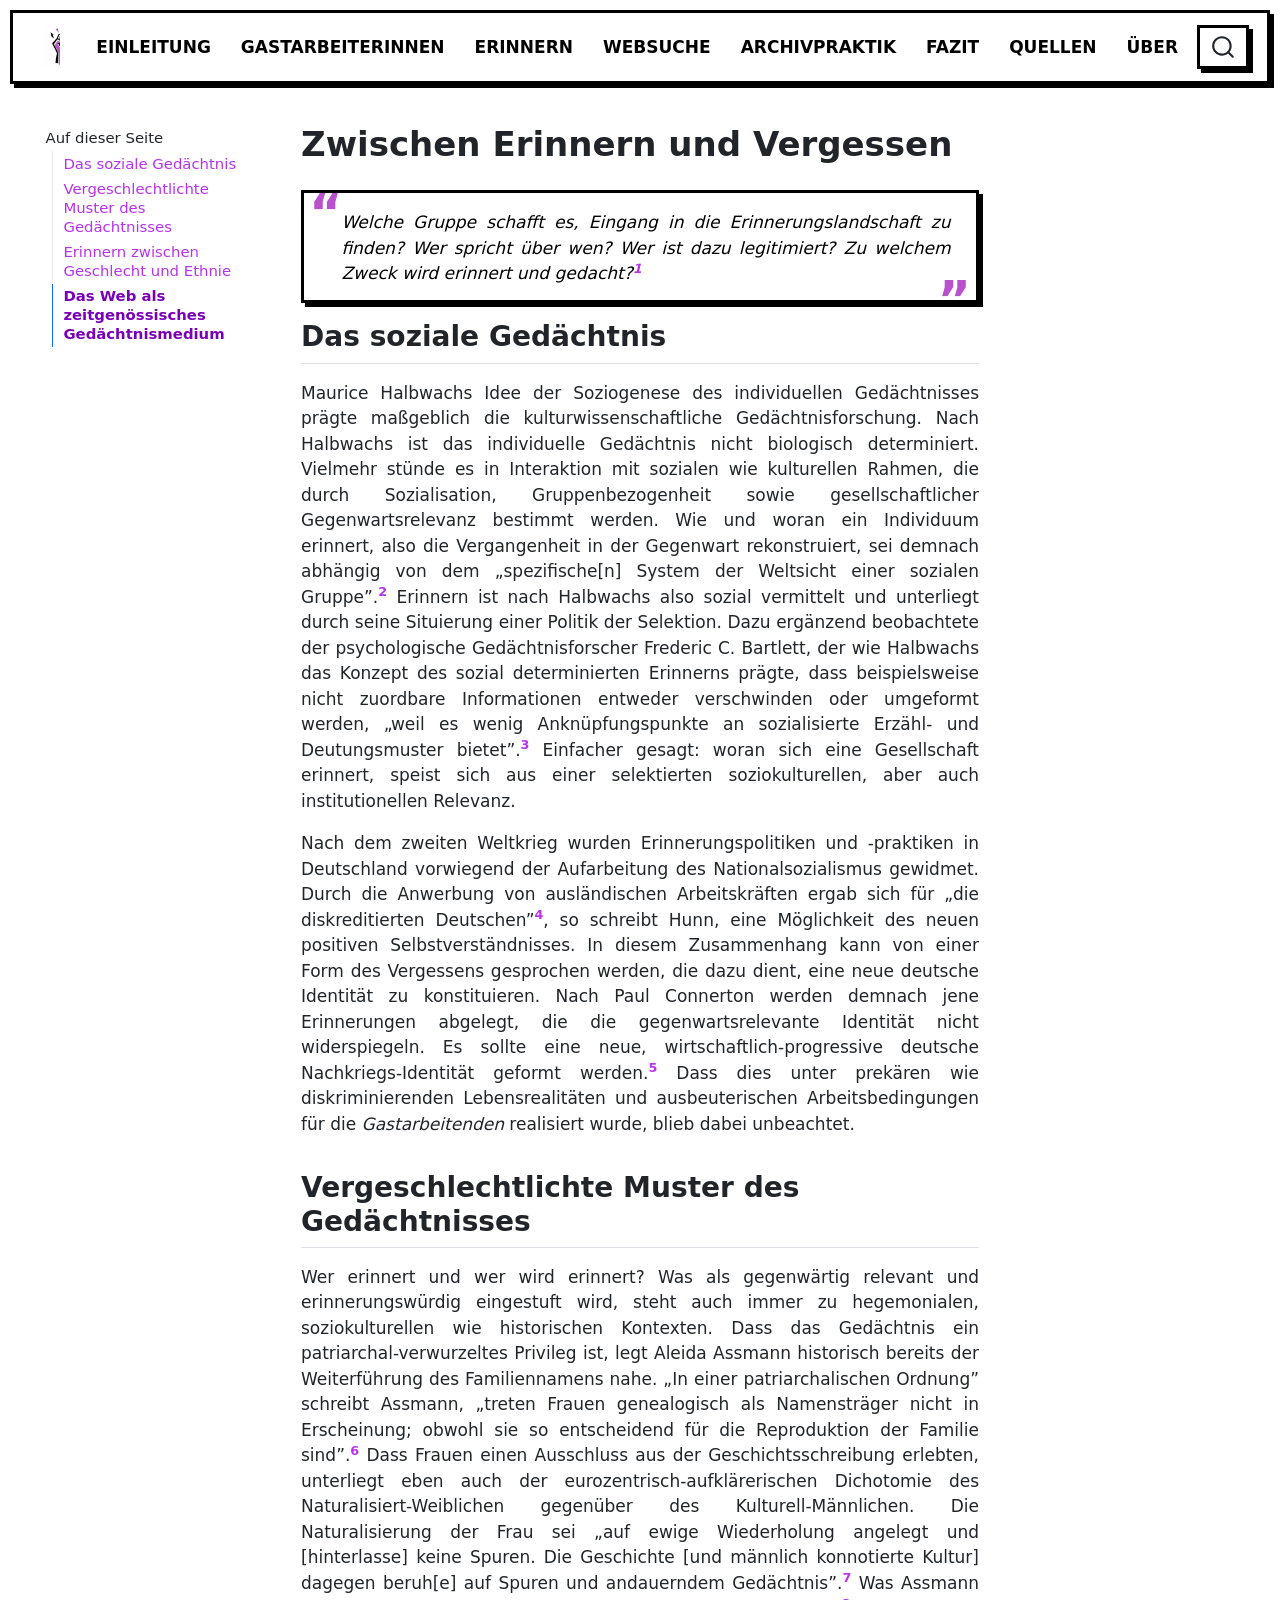
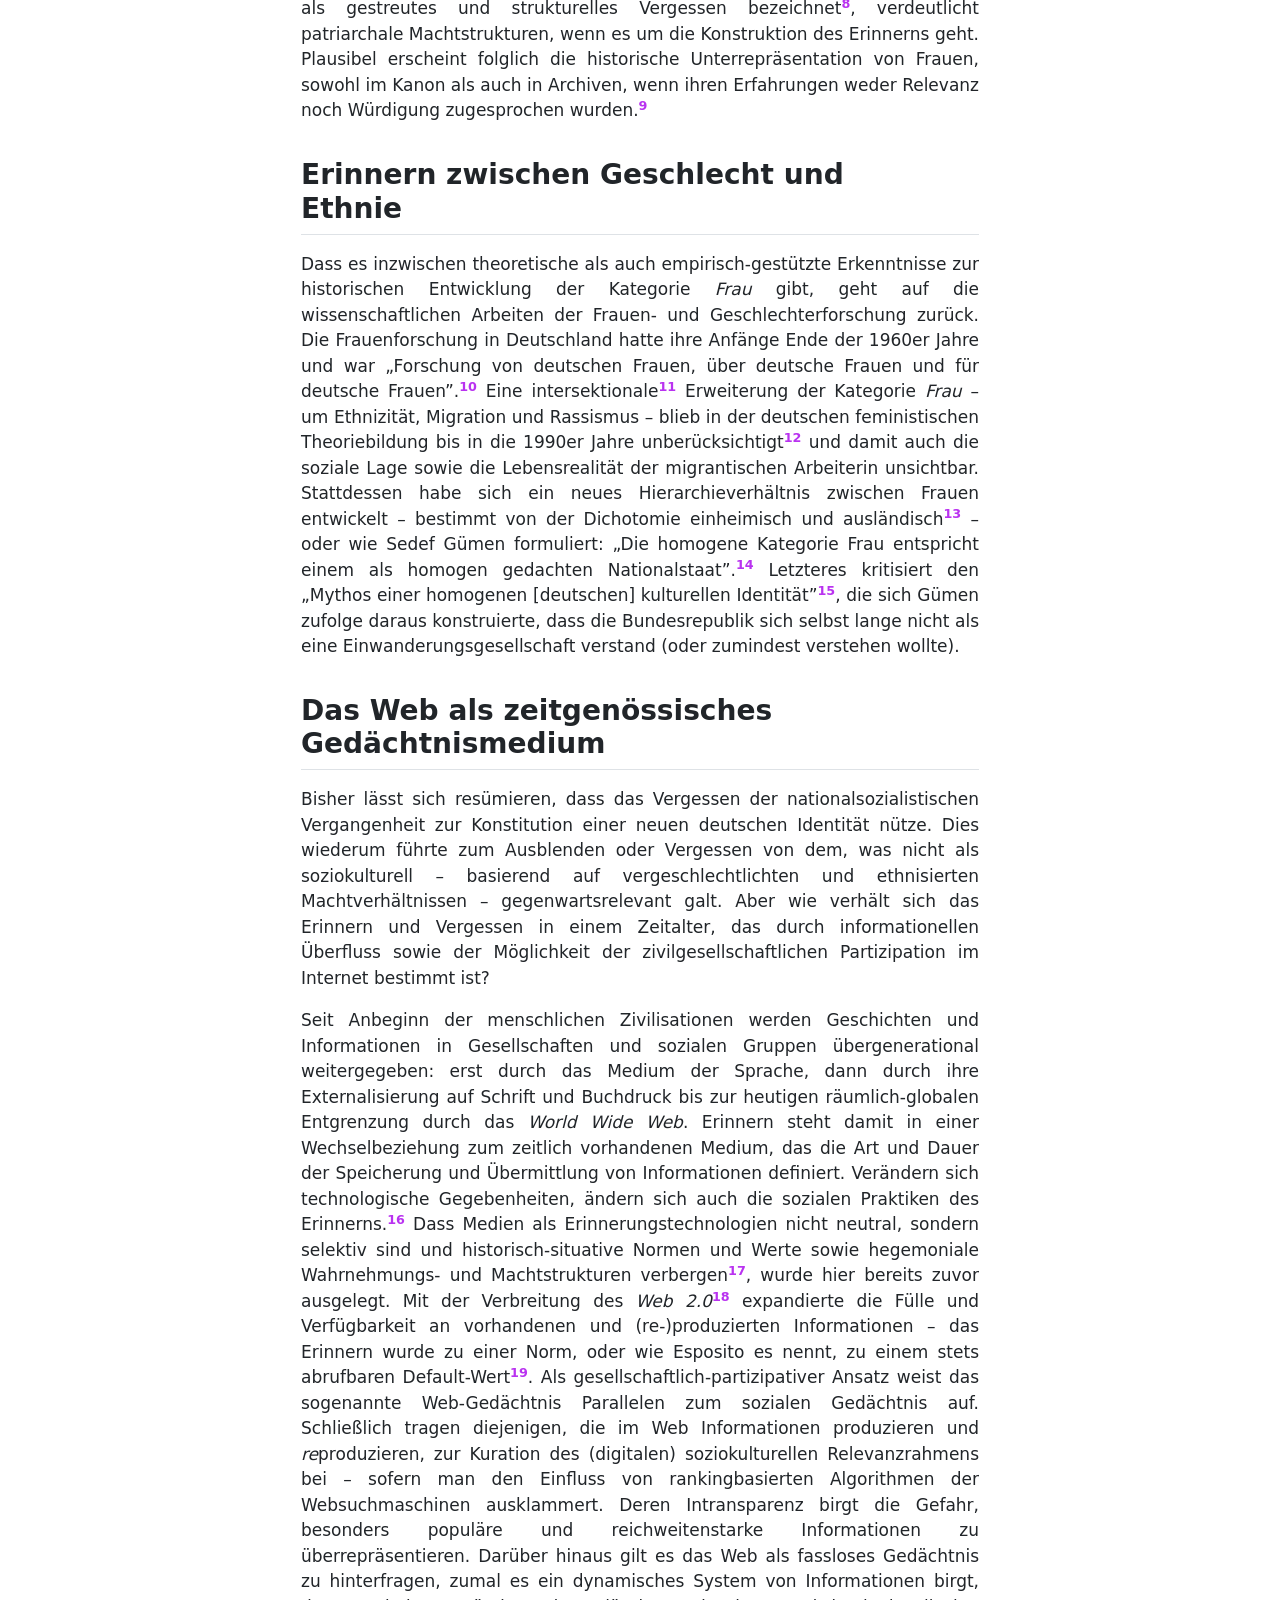
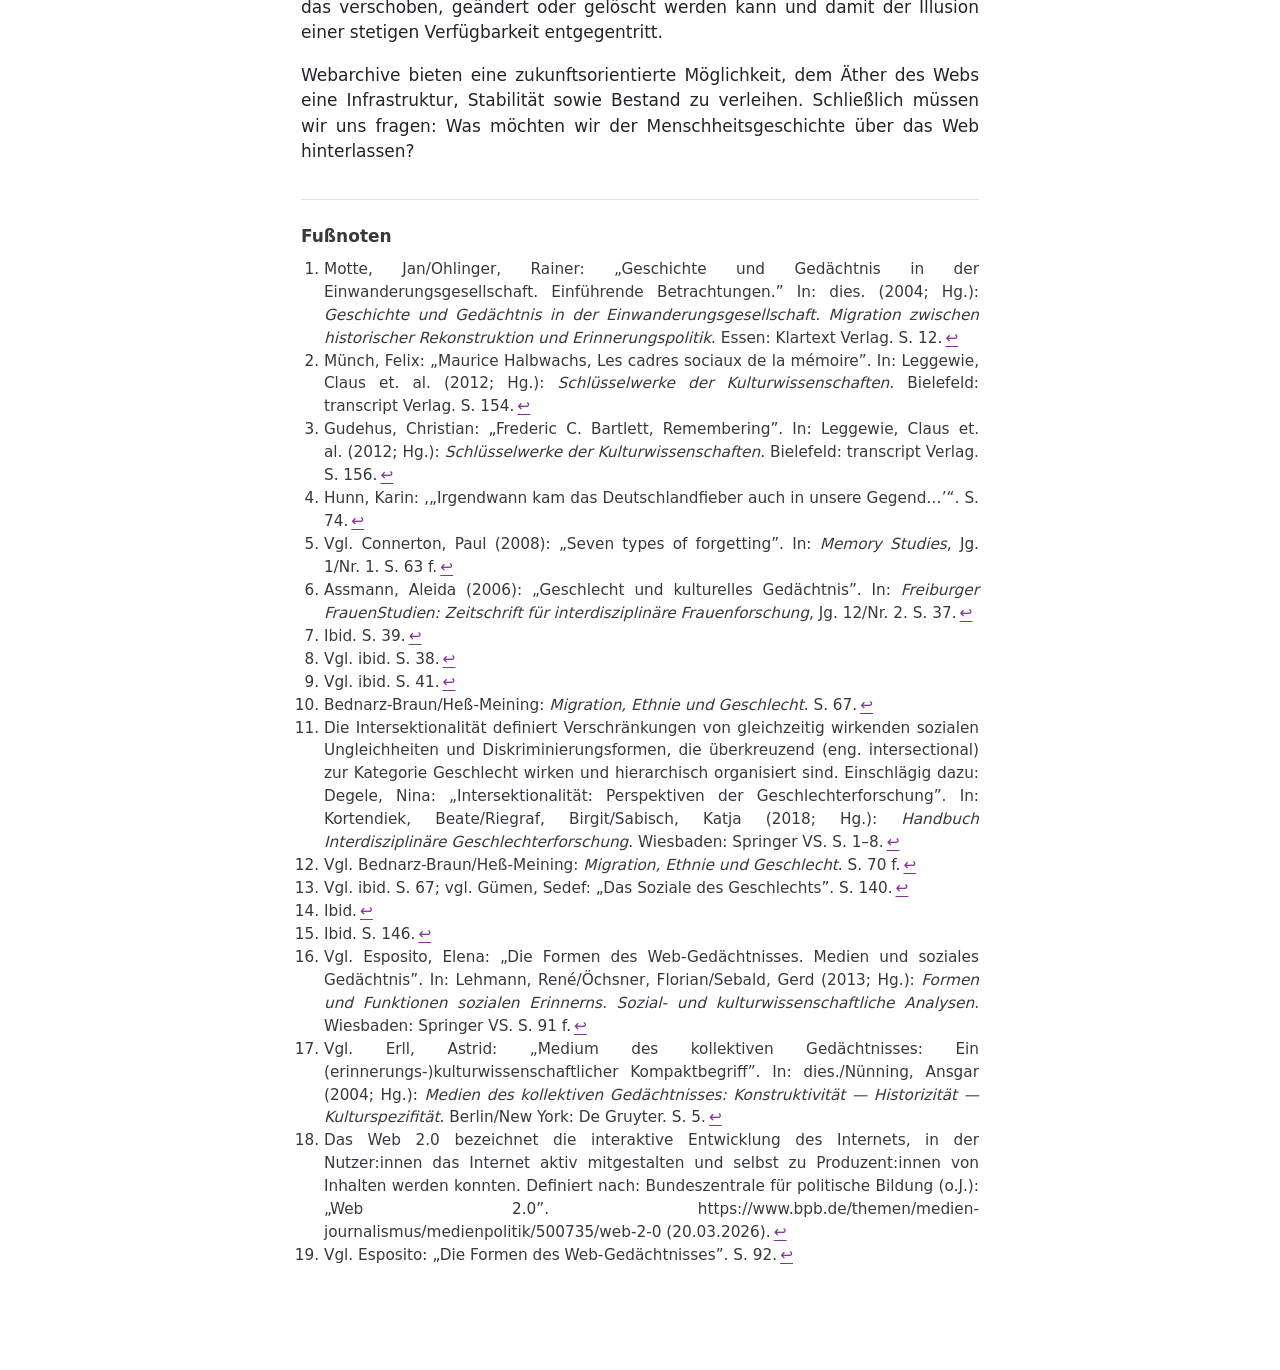
<file: Erinnern.html>
<!DOCTYPE html>
<html xmlns="http://www.w3.org/1999/xhtml" lang="en" xml:lang="en"><head>

<meta charset="utf-8">
<meta name="generator" content="quarto-1.8.27">

<meta name="viewport" content="width=device-width, initial-scale=1.0, user-scalable=yes">


<title>Zwischen Erinnern und Vergessen – Gastarbeiterin</title>
<style>
code{white-space: pre-wrap;}
span.smallcaps{font-variant: small-caps;}
div.columns{display: flex; gap: min(4vw, 1.5em);}
div.column{flex: auto; overflow-x: auto;}
div.hanging-indent{margin-left: 1.5em; text-indent: -1.5em;}
ul.task-list{list-style: none;}
ul.task-list li input[type="checkbox"] {
  width: 0.8em;
  margin: 0 0.8em 0.2em -1em; /* quarto-specific, see https://github.com/quarto-dev/quarto-cli/issues/4556 */ 
  vertical-align: middle;
}
</style>


<script src="site_libs/quarto-nav/quarto-nav.js"></script>
<script src="site_libs/quarto-nav/headroom.min.js"></script>
<script src="site_libs/clipboard/clipboard.min.js"></script>
<script src="site_libs/quarto-search/autocomplete.umd.js"></script>
<script src="site_libs/quarto-search/fuse.min.js"></script>
<script src="site_libs/quarto-search/quarto-search.js"></script>
<meta name="quarto:offset" content="./">
<script src="site_libs/quarto-html/quarto.js" type="module"></script>
<script src="site_libs/quarto-html/tabsets/tabsets.js" type="module"></script>
<script src="site_libs/quarto-html/axe/axe-check.js" type="module"></script>
<script src="site_libs/quarto-html/popper.min.js"></script>
<script src="site_libs/quarto-html/tippy.umd.min.js"></script>
<script src="site_libs/quarto-html/anchor.min.js"></script>
<link href="site_libs/quarto-html/tippy.css" rel="stylesheet">
<link href="site_libs/quarto-html/quarto-syntax-highlighting-ed96de9b727972fe78a7b5d16c58bf87.css" rel="stylesheet" id="quarto-text-highlighting-styles">
<script src="site_libs/bootstrap/bootstrap.min.js"></script>
<link href="site_libs/bootstrap/bootstrap-icons.css" rel="stylesheet">
<link href="site_libs/bootstrap/bootstrap-3164c5ea54ff474c37b05b3bdcefbf73.min.css" rel="stylesheet" append-hash="true" id="quarto-bootstrap" data-mode="light">
<script id="quarto-search-options" type="application/json">{
  "location": "navbar",
  "copy-button": false,
  "collapse-after": 3,
  "panel-placement": "end",
  "type": "overlay",
  "limit": 50,
  "keyboard-shortcut": [
    "f",
    "/",
    "s"
  ],
  "show-item-context": false,
  "language": {
    "search-no-results-text": "No results",
    "search-matching-documents-text": "matching documents",
    "search-copy-link-title": "Copy link to search",
    "search-hide-matches-text": "Hide additional matches",
    "search-more-match-text": "more match in this document",
    "search-more-matches-text": "more matches in this document",
    "search-clear-button-title": "Clear",
    "search-text-placeholder": "",
    "search-detached-cancel-button-title": "Cancel",
    "search-submit-button-title": "Submit",
    "search-label": "Search"
  }
}</script>
<style>html{ scroll-behavior: smooth; }</style>


<link rel="stylesheet" href="styles.css">
</head>

<body class="floating nav-fixed quarto-light">

<div id="quarto-search-results"></div>
  <header id="quarto-header" class="headroom fixed-top">
    <nav class="navbar navbar-expand-lg " data-bs-theme="dark">
      <div class="navbar-container container-fluid">
      <div class="navbar-brand-container mx-auto">
    <a href="./index.html" class="navbar-brand navbar-brand-logo">
    <img src="./images/fist.png" alt="" class="navbar-logo light-content">
    <img src="./images/fist.png" alt="" class="navbar-logo dark-content">
    </a>
    <a class="navbar-brand" href="./index.html">
    <span class="navbar-title">Gastarbeiterin</span>
    </a>
  </div>
            <div id="quarto-search" class="" title="Search"></div>
          <button class="navbar-toggler" type="button" data-bs-toggle="collapse" data-bs-target="#navbarCollapse" aria-controls="navbarCollapse" role="menu" aria-expanded="false" aria-label="Toggle navigation" onclick="if (window.quartoToggleHeadroom) { window.quartoToggleHeadroom(); }">
  <span class="navbar-toggler-icon"></span>
</button>
          <div class="collapse navbar-collapse" id="navbarCollapse">
            <ul class="navbar-nav navbar-nav-scroll me-auto">
  <li class="nav-item">
    <a class="nav-link" href="./Einleitung.html"> 
<span class="menu-text">Einleitung</span></a>
  </li>  
  <li class="nav-item">
    <a class="nav-link" href="./Gastarbeiterinnen.html"> 
<span class="menu-text">Gastarbeiterinnen</span></a>
  </li>  
  <li class="nav-item">
    <a class="nav-link active" href="./Erinnern.html" aria-current="page"> 
<span class="menu-text">Erinnern</span></a>
  </li>  
  <li class="nav-item">
    <a class="nav-link" href="./Webrecherche.html"> 
<span class="menu-text">Websuche</span></a>
  </li>  
  <li class="nav-item">
    <a class="nav-link" href="./Archivpraktik.html"> 
<span class="menu-text">Archivpraktik</span></a>
  </li>  
  <li class="nav-item">
    <a class="nav-link" href="./Fazit.html"> 
<span class="menu-text">Fazit</span></a>
  </li>  
  <li class="nav-item">
    <a class="nav-link" href="./Quellen.html"> 
<span class="menu-text">Quellen</span></a>
  </li>  
</ul>
            <ul class="navbar-nav navbar-nav-scroll ms-auto">
  <li class="nav-item">
    <a class="nav-link" href="./Über.html"> 
<span class="menu-text">Über</span></a>
  </li>  
</ul>
          </div> <!-- /navcollapse -->
            <div class="quarto-navbar-tools">
</div>
      </div> <!-- /container-fluid -->
    </nav>
</header>
<!-- content -->
<div id="quarto-content" class="quarto-container page-columns page-rows-contents page-layout-article page-navbar">
<!-- sidebar -->
  <nav id="quarto-sidebar" class="sidebar collapse collapse-horizontal quarto-sidebar-collapse-item sidebar-navigation floating overflow-auto">
    <nav id="TOC" role="doc-toc" class="toc-active">
    <h2 id="toc-title">Auf dieser Seite</h2>
   
  <ul>
  <li><a href="#das-soziale-gedächtnis" id="toc-das-soziale-gedächtnis" class="nav-link active" data-scroll-target="#das-soziale-gedächtnis">Das soziale Gedächtnis</a></li>
  <li><a href="#vergeschlechtlichte-muster-des-gedächtnisses" id="toc-vergeschlechtlichte-muster-des-gedächtnisses" class="nav-link" data-scroll-target="#vergeschlechtlichte-muster-des-gedächtnisses">Vergeschlechtlichte Muster des Gedächtnisses</a></li>
  <li><a href="#erinnern-zwischen-geschlecht-und-ethnie" id="toc-erinnern-zwischen-geschlecht-und-ethnie" class="nav-link" data-scroll-target="#erinnern-zwischen-geschlecht-und-ethnie">Erinnern zwischen Geschlecht und Ethnie</a></li>
  <li><a href="#das-web-als-zeitgenössisches-gedächtnismedium" id="toc-das-web-als-zeitgenössisches-gedächtnismedium" class="nav-link" data-scroll-target="#das-web-als-zeitgenössisches-gedächtnismedium">Das Web als zeitgenössisches Gedächtnismedium</a></li>
  </ul>
</nav>
</nav>
<div id="quarto-sidebar-glass" class="quarto-sidebar-collapse-item" data-bs-toggle="collapse" data-bs-target=".quarto-sidebar-collapse-item"></div>
<!-- margin-sidebar -->
    <div id="quarto-margin-sidebar" class="sidebar margin-sidebar zindex-bottom">
    </div>
<!-- main -->
<main class="content" id="quarto-document-content">

<header id="title-block-header" class="quarto-title-block default">
<div class="quarto-title">
<h1 class="title">Zwischen Erinnern und Vergessen</h1>
</div>



<div class="quarto-title-meta">

    
  
    
  </div>
  


</header>


<blockquote class="blockquote">
<p>Welche Gruppe schafft es, Eingang in die Erinnerungslandschaft zu finden? Wer spricht über wen? Wer ist dazu legitimiert? Zu welchem Zweck wird erinnert und gedacht?<a href="#fn1" class="footnote-ref" id="fnref1" role="doc-noteref"><sup>1</sup></a></p>
</blockquote>
<section id="das-soziale-gedächtnis" class="level2">
<h2 class="anchored" data-anchor-id="das-soziale-gedächtnis">Das soziale Gedächtnis</h2>
<p>Maurice Halbwachs Idee der Soziogenese des individuellen Gedächtnisses prägte maßgeblich die kulturwissenschaftliche Gedächtnisforschung. Nach Halbwachs ist das individuelle Gedächtnis nicht biologisch determiniert. Vielmehr stünde es in Interaktion mit sozialen wie kulturellen Rahmen, die durch Sozialisation, Gruppenbezogenheit sowie gesellschaftlicher Gegenwartsrelevanz bestimmt werden. Wie und woran ein Individuum erinnert, also die Vergangenheit in der Gegenwart rekonstruiert, sei demnach abhängig von dem „spezifische[n] System der Weltsicht einer sozialen Gruppe”.<a href="#fn2" class="footnote-ref" id="fnref2" role="doc-noteref"><sup>2</sup></a> Erinnern ist nach Halbwachs also sozial vermittelt und unterliegt durch seine Situierung einer Politik der Selektion. Dazu ergänzend beobachtete der psychologische Gedächtnisforscher Frederic C. Bartlett, der wie Halbwachs das Konzept des sozial determinierten Erinnerns prägte, dass beispielsweise nicht zuordbare Informationen entweder verschwinden oder umgeformt werden, „weil es wenig Anknüpfungspunkte an sozialisierte Erzähl- und Deutungsmuster bietet”.<a href="#fn3" class="footnote-ref" id="fnref3" role="doc-noteref"><sup>3</sup></a> Einfacher gesagt: woran sich eine Gesellschaft erinnert, speist sich aus einer selektierten soziokulturellen, aber auch institutionellen Relevanz.</p>
<p>Nach dem zweiten Weltkrieg wurden Erinnerungspolitiken und -praktiken in Deutschland vorwiegend der Aufarbeitung des Nationalsozialismus gewidmet. Durch die Anwerbung von ausländischen Arbeitskräften ergab sich für „die diskreditierten Deutschen”<a href="#fn4" class="footnote-ref" id="fnref4" role="doc-noteref"><sup>4</sup></a>, so schreibt Hunn, eine Möglichkeit des neuen positiven Selbstverständnisses. In diesem Zusammenhang kann von einer Form des Vergessens gesprochen werden, die dazu dient, eine neue deutsche Identität zu konstituieren. Nach Paul Connerton werden demnach jene Erinnerungen abgelegt, die die gegenwartsrelevante Identität nicht widerspiegeln. Es sollte eine neue, wirtschaftlich-progressive deutsche Nachkriegs-Identität geformt werden.<a href="#fn5" class="footnote-ref" id="fnref5" role="doc-noteref"><sup>5</sup></a> Dass dies unter prekären wie diskriminierenden Lebensrealitäten und ausbeuterischen Arbeitsbedingungen für die <em>Gastarbeitenden</em> realisiert wurde, blieb dabei unbeachtet.</p>
</section>
<section id="vergeschlechtlichte-muster-des-gedächtnisses" class="level2">
<h2 class="anchored" data-anchor-id="vergeschlechtlichte-muster-des-gedächtnisses">Vergeschlechtlichte Muster des Gedächtnisses</h2>
<p>Wer erinnert und wer wird erinnert? Was als gegenwärtig relevant und erinnerungswürdig eingestuft wird, steht auch immer zu hegemonialen, soziokulturellen wie historischen Kontexten. Dass das Gedächtnis ein patriarchal-verwurzeltes Privileg ist, legt Aleida Assmann historisch bereits der Weiterführung des Familiennamens nahe. „In einer patriarchalischen Ordnung” schreibt Assmann, „treten Frauen genealogisch als Namensträger nicht in Erscheinung; obwohl sie so entscheidend für die Reproduktion der Familie sind”.<a href="#fn6" class="footnote-ref" id="fnref6" role="doc-noteref"><sup>6</sup></a> Dass Frauen einen Ausschluss aus der Geschichtsschreibung erlebten, unterliegt eben auch der eurozentrisch-aufklärerischen Dichotomie des Naturalisiert-Weiblichen gegenüber des Kulturell-Männlichen. Die Naturalisierung der Frau sei „auf ewige Wiederholung angelegt und [hinterlasse] keine Spuren. Die Geschichte [und männlich konnotierte Kultur] dagegen beruh[e] auf Spuren und andauerndem Gedächtnis”.<a href="#fn7" class="footnote-ref" id="fnref7" role="doc-noteref"><sup>7</sup></a> Was Assmann als gestreutes und strukturelles Vergessen bezeichnet<a href="#fn8" class="footnote-ref" id="fnref8" role="doc-noteref"><sup>8</sup></a>, verdeutlicht patriarchale Machtstrukturen, wenn es um die Konstruktion des Erinnerns geht. Plausibel erscheint folglich die historische Unterrepräsentation von Frauen, sowohl im Kanon als auch in Archiven, wenn ihren Erfahrungen weder Relevanz noch Würdigung zugesprochen wurden.<a href="#fn9" class="footnote-ref" id="fnref9" role="doc-noteref"><sup>9</sup></a></p>
</section>
<section id="erinnern-zwischen-geschlecht-und-ethnie" class="level2">
<h2 class="anchored" data-anchor-id="erinnern-zwischen-geschlecht-und-ethnie">Erinnern zwischen Geschlecht und Ethnie</h2>
<p>Dass es inzwischen theoretische als auch empirisch-gestützte Erkenntnisse zur historischen Entwicklung der Kategorie <em>Frau</em> gibt, geht auf die wissenschaftlichen Arbeiten der Frauen- und Geschlechterforschung zurück. Die Frauenforschung in Deutschland hatte ihre Anfänge Ende der 1960er Jahre und war „Forschung von deutschen Frauen, über deutsche Frauen und für deutsche Frauen”.<a href="#fn10" class="footnote-ref" id="fnref10" role="doc-noteref"><sup>10</sup></a> Eine intersektionale<a href="#fn11" class="footnote-ref" id="fnref11" role="doc-noteref"><sup>11</sup></a> Erweiterung der Kategorie <em>Frau</em> – um Ethnizität, Migration und Rassismus – blieb in der deutschen feministischen Theoriebildung bis in die 1990er Jahre unberücksichtigt<a href="#fn12" class="footnote-ref" id="fnref12" role="doc-noteref"><sup>12</sup></a> und damit auch die soziale Lage sowie die Lebensrealität der migrantischen Arbeiterin unsichtbar. Stattdessen habe sich ein neues Hierarchieverhältnis zwischen Frauen entwickelt – bestimmt von der Dichotomie einheimisch und ausländisch<a href="#fn13" class="footnote-ref" id="fnref13" role="doc-noteref"><sup>13</sup></a> – oder wie Sedef Gümen formuliert: „Die homogene Kategorie Frau entspricht einem als homogen gedachten Nationalstaat”.<a href="#fn14" class="footnote-ref" id="fnref14" role="doc-noteref"><sup>14</sup></a> Letzteres kritisiert den „Mythos einer homogenen [deutschen] kulturellen Identität”<a href="#fn15" class="footnote-ref" id="fnref15" role="doc-noteref"><sup>15</sup></a>, die sich Gümen zufolge daraus konstruierte, dass die Bundesrepublik sich selbst lange nicht als eine Einwanderungsgesellschaft verstand (oder zumindest verstehen wollte).</p>
</section>
<section id="das-web-als-zeitgenössisches-gedächtnismedium" class="level2">
<h2 class="anchored" data-anchor-id="das-web-als-zeitgenössisches-gedächtnismedium">Das Web als zeitgenössisches Gedächtnismedium</h2>
<p>Bisher lässt sich resümieren, dass das Vergessen der nationalsozialistischen Vergangenheit zur Konstitution einer neuen deutschen Identität nütze. Dies wiederum führte zum Ausblenden oder Vergessen von dem, was nicht als soziokulturell – basierend auf vergeschlechtlichten und ethnisierten Machtverhältnissen – gegenwartsrelevant galt. Aber wie verhält sich das Erinnern und Vergessen in einem Zeitalter, das durch informationellen Überfluss sowie der Möglichkeit der zivilgesellschaftlichen Partizipation im Internet bestimmt ist?</p>
<p>Seit Anbeginn der menschlichen Zivilisationen werden Geschichten und Informationen in Gesellschaften und sozialen Gruppen übergenerational weitergegeben: erst durch das Medium der Sprache, dann durch ihre Externalisierung auf Schrift und Buchdruck bis zur heutigen räumlich-globalen Entgrenzung durch das <em>World Wide Web</em>. Erinnern steht damit in einer Wechselbeziehung zum zeitlich vorhandenen Medium, das die Art und Dauer der Speicherung und Übermittlung von Informationen definiert. Verändern sich technologische Gegebenheiten, ändern sich auch die sozialen Praktiken des Erinnerns.<a href="#fn16" class="footnote-ref" id="fnref16" role="doc-noteref"><sup>16</sup></a> Dass Medien als Erinnerungstechnologien nicht neutral, sondern selektiv sind und historisch-situative Normen und Werte sowie hegemoniale Wahrnehmungs- und Machtstrukturen verbergen<a href="#fn17" class="footnote-ref" id="fnref17" role="doc-noteref"><sup>17</sup></a>, wurde hier bereits zuvor ausgelegt. Mit der Verbreitung des <em>Web 2.0</em><a href="#fn18" class="footnote-ref" id="fnref18" role="doc-noteref"><sup>18</sup></a> expandierte die Fülle und Verfügbarkeit an vorhandenen und (re-)produzierten Informationen – das Erinnern wurde zu einer Norm, oder wie Esposito es nennt, zu einem stets abrufbaren Default-Wert<a href="#fn19" class="footnote-ref" id="fnref19" role="doc-noteref"><sup>19</sup></a>. Als gesellschaftlich-partizipativer Ansatz weist das sogenannte Web-Gedächtnis Parallelen zum sozialen Gedächtnis auf. Schließlich tragen diejenigen, die im Web Informationen produzieren und <em>re</em>produzieren, zur Kuration des (digitalen) soziokulturellen Relevanzrahmens bei – sofern man den Einfluss von rankingbasierten Algorithmen der Websuchmaschinen ausklammert. Deren Intransparenz birgt die Gefahr, besonders populäre und reichweitenstarke Informationen zu überrepräsentieren. Darüber hinaus gilt es das Web als fassloses Gedächtnis zu hinterfragen, zumal es ein dynamisches System von Informationen birgt, das verschoben, geändert oder gelöscht werden kann und damit der Illusion einer stetigen Verfügbarkeit entgegentritt.</p>
<p>Webarchive bieten eine zukunftsorientierte Möglichkeit, dem Äther des Webs eine Infrastruktur, Stabilität sowie Bestand zu verleihen. Schließlich müssen wir uns fragen: Was möchten wir der Menschheitsgeschichte über das Web hinterlassen?</p>


</section>


<div id="quarto-appendix" class="default"><section id="footnotes" class="footnotes footnotes-end-of-document" role="doc-endnotes"><h2 class="anchored quarto-appendix-heading">Fußnoten</h2>

<ol>
<li id="fn1"><p>Motte, Jan/Ohlinger, Rainer: „Geschichte und Gedächtnis in der Einwanderungsgesellschaft. Einführende Betrachtungen.” In: dies. (2004; Hg.): <em>Geschichte und Gedächtnis in der Einwanderungsgesellschaft. Migration zwischen historischer Rekonstruktion und Erinnerungspolitik</em>. Essen: Klartext Verlag. S. 12.<a href="#fnref1" class="footnote-back" role="doc-backlink">↩︎</a></p></li>
<li id="fn2"><p>Münch, Felix: „Maurice Halbwachs, Les cadres sociaux de la mémoire”. In: Leggewie, Claus et. al.&nbsp;(2012; Hg.): <em>Schlüsselwerke der Kulturwissenschaften</em>. Bielefeld: transcript Verlag. S. 154.<a href="#fnref2" class="footnote-back" role="doc-backlink">↩︎</a></p></li>
<li id="fn3"><p>Gudehus, Christian: „Frederic C. Bartlett, Remembering”. In: Leggewie, Claus et. al.&nbsp;(2012; Hg.): <em>Schlüsselwerke der Kulturwissenschaften</em>. Bielefeld: transcript Verlag. S. 156.<a href="#fnref3" class="footnote-back" role="doc-backlink">↩︎</a></p></li>
<li id="fn4"><p>Hunn, Karin: ‚„Irgendwann kam das Deutschlandfieber auch in unsere Gegend…’“. S. 74.<a href="#fnref4" class="footnote-back" role="doc-backlink">↩︎</a></p></li>
<li id="fn5"><p>Vgl. Connerton, Paul (2008): „Seven types of forgetting”. In: <em>Memory Studies</em>, Jg. 1/Nr. 1. S. 63 f.<a href="#fnref5" class="footnote-back" role="doc-backlink">↩︎</a></p></li>
<li id="fn6"><p>Assmann, Aleida (2006): „Geschlecht und kulturelles Gedächtnis”. In: <em>Freiburger FrauenStudien: Zeitschrift für interdisziplinäre Frauenforschung</em>, Jg. 12/Nr. 2. S. 37.<a href="#fnref6" class="footnote-back" role="doc-backlink">↩︎</a></p></li>
<li id="fn7"><p>Ibid. S. 39.<a href="#fnref7" class="footnote-back" role="doc-backlink">↩︎</a></p></li>
<li id="fn8"><p>Vgl. ibid. S. 38.<a href="#fnref8" class="footnote-back" role="doc-backlink">↩︎</a></p></li>
<li id="fn9"><p>Vgl. ibid. S. 41.<a href="#fnref9" class="footnote-back" role="doc-backlink">↩︎</a></p></li>
<li id="fn10"><p>Bednarz-Braun/Heß-Meining: <em>Migration, Ethnie und Geschlecht</em>. S. 67.<a href="#fnref10" class="footnote-back" role="doc-backlink">↩︎</a></p></li>
<li id="fn11"><p>Die Intersektionalität definiert Verschränkungen von gleichzeitig wirkenden sozialen Ungleichheiten und Diskriminierungsformen, die überkreuzend (eng. intersectional) zur Kategorie Geschlecht wirken und hierarchisch organisiert sind. Einschlägig dazu: Degele, Nina: „Intersektionalität: Perspektiven der Geschlechterforschung”. In: Kortendiek, Beate/Riegraf, Birgit/Sabisch, Katja (2018; Hg.): <em>Handbuch Interdisziplinäre Geschlechterforschung</em>. Wiesbaden: Springer VS. S. 1–8.<a href="#fnref11" class="footnote-back" role="doc-backlink">↩︎</a></p></li>
<li id="fn12"><p>Vgl. Bednarz-Braun/Heß-Meining: <em>Migration, Ethnie und Geschlecht</em>. S. 70 f.<a href="#fnref12" class="footnote-back" role="doc-backlink">↩︎</a></p></li>
<li id="fn13"><p>Vgl. ibid. S. 67; vgl. Gümen, Sedef: „Das Soziale des Geschlechts”. S. 140.<a href="#fnref13" class="footnote-back" role="doc-backlink">↩︎</a></p></li>
<li id="fn14"><p>Ibid.<a href="#fnref14" class="footnote-back" role="doc-backlink">↩︎</a></p></li>
<li id="fn15"><p>Ibid. S. 146.<a href="#fnref15" class="footnote-back" role="doc-backlink">↩︎</a></p></li>
<li id="fn16"><p>Vgl. Esposito, Elena: „Die Formen des Web-Gedächtnisses. Medien und soziales Gedächtnis”. In: Lehmann, René/Öchsner, Florian/Sebald, Gerd (2013; Hg.): <em>Formen und Funktionen sozialen Erinnerns. Sozial- und kulturwissenschaftliche Analysen</em>. Wiesbaden: Springer VS. S. 91 f.<a href="#fnref16" class="footnote-back" role="doc-backlink">↩︎</a></p></li>
<li id="fn17"><p>Vgl. Erll, Astrid: „Medium des kollektiven Gedächtnisses: Ein (erinnerungs-)kulturwissenschaftlicher Kompaktbegriff”. In: dies./Nünning, Ansgar (2004; Hg.): <em>Medien des kollektiven Gedächtnisses: Konstruktivität — Historizität — Kulturspezifität</em>. Berlin/New York: De Gruyter. S. 5.<a href="#fnref17" class="footnote-back" role="doc-backlink">↩︎</a></p></li>
<li id="fn18"><p>Das Web 2.0 bezeichnet die interaktive Entwicklung des Internets, in der Nutzer:innen das Internet aktiv mitgestalten und selbst zu Produzent:innen von Inhalten werden konnten. Definiert nach: Bundeszentrale für politische Bildung (o.J.): „Web 2.0”. https://www.bpb.de/themen/medien-journalismus/medienpolitik/500735/web-2-0 (20.03.2026).<a href="#fnref18" class="footnote-back" role="doc-backlink">↩︎</a></p></li>
<li id="fn19"><p>Vgl. Esposito: „Die Formen des Web-Gedächtnisses”. S. 92.<a href="#fnref19" class="footnote-back" role="doc-backlink">↩︎</a></p></li>
</ol>
</section></div></main> <!-- /main -->
<script>

window.addEventListener('hashchange', function () {

  const hash = window.location.hash.slice(1);

  const target = document.getElementById(hash);

  if (!target) return;

  const offset = hash.startsWith('fn') ? 100 : 60;

  setTimeout(function () {

    const y = target.getBoundingClientRect().top + window.scrollY - offset;

    window.scrollTo({ top: Math.max(0, y), behavior: 'instant' });

  }, 80);

});

</script>

<script id="quarto-html-after-body" type="application/javascript">
  window.document.addEventListener("DOMContentLoaded", function (event) {
    const icon = "";
    const anchorJS = new window.AnchorJS();
    anchorJS.options = {
      placement: 'right',
      icon: icon
    };
    anchorJS.add('.anchored');
    const isCodeAnnotation = (el) => {
      for (const clz of el.classList) {
        if (clz.startsWith('code-annotation-')) {                     
          return true;
        }
      }
      return false;
    }
    const onCopySuccess = function(e) {
      // button target
      const button = e.trigger;
      // don't keep focus
      button.blur();
      // flash "checked"
      button.classList.add('code-copy-button-checked');
      var currentTitle = button.getAttribute("title");
      button.setAttribute("title", "Copied!");
      let tooltip;
      if (window.bootstrap) {
        button.setAttribute("data-bs-toggle", "tooltip");
        button.setAttribute("data-bs-placement", "left");
        button.setAttribute("data-bs-title", "Copied!");
        tooltip = new bootstrap.Tooltip(button, 
          { trigger: "manual", 
            customClass: "code-copy-button-tooltip",
            offset: [0, -8]});
        tooltip.show();    
      }
      setTimeout(function() {
        if (tooltip) {
          tooltip.hide();
          button.removeAttribute("data-bs-title");
          button.removeAttribute("data-bs-toggle");
          button.removeAttribute("data-bs-placement");
        }
        button.setAttribute("title", currentTitle);
        button.classList.remove('code-copy-button-checked');
      }, 1000);
      // clear code selection
      e.clearSelection();
    }
    const getTextToCopy = function(trigger) {
      const outerScaffold = trigger.parentElement.cloneNode(true);
      const codeEl = outerScaffold.querySelector('code');
      for (const childEl of codeEl.children) {
        if (isCodeAnnotation(childEl)) {
          childEl.remove();
        }
      }
      return codeEl.innerText;
    }
    const clipboard = new window.ClipboardJS('.code-copy-button:not([data-in-quarto-modal])', {
      text: getTextToCopy
    });
    clipboard.on('success', onCopySuccess);
    if (window.document.getElementById('quarto-embedded-source-code-modal')) {
      const clipboardModal = new window.ClipboardJS('.code-copy-button[data-in-quarto-modal]', {
        text: getTextToCopy,
        container: window.document.getElementById('quarto-embedded-source-code-modal')
      });
      clipboardModal.on('success', onCopySuccess);
    }
      var localhostRegex = new RegExp(/^(?:http|https):\/\/localhost\:?[0-9]*\//);
      var mailtoRegex = new RegExp(/^mailto:/);
        var filterRegex = new RegExp("https:\/\/selin-g\.github\.io\/gastarbeiterin\/");
      var isInternal = (href) => {
          return filterRegex.test(href) || localhostRegex.test(href) || mailtoRegex.test(href);
      }
      // Inspect non-navigation links and adorn them if external
     var links = window.document.querySelectorAll('a[href]:not(.nav-link):not(.navbar-brand):not(.toc-action):not(.sidebar-link):not(.sidebar-item-toggle):not(.pagination-link):not(.no-external):not([aria-hidden]):not(.dropdown-item):not(.quarto-navigation-tool):not(.about-link)');
      for (var i=0; i<links.length; i++) {
        const link = links[i];
        if (!isInternal(link.href)) {
          // undo the damage that might have been done by quarto-nav.js in the case of
          // links that we want to consider external
          if (link.dataset.originalHref !== undefined) {
            link.href = link.dataset.originalHref;
          }
        }
      }
    function tippyHover(el, contentFn, onTriggerFn, onUntriggerFn) {
      const config = {
        allowHTML: true,
        maxWidth: 500,
        delay: 100,
        arrow: false,
        appendTo: function(el) {
            return el.parentElement;
        },
        interactive: true,
        interactiveBorder: 10,
        theme: 'quarto',
        placement: 'bottom-start',
      };
      if (contentFn) {
        config.content = contentFn;
      }
      if (onTriggerFn) {
        config.onTrigger = onTriggerFn;
      }
      if (onUntriggerFn) {
        config.onUntrigger = onUntriggerFn;
      }
      window.tippy(el, config); 
    }
    const noterefs = window.document.querySelectorAll('a[role="doc-noteref"]');
    for (var i=0; i<noterefs.length; i++) {
      const ref = noterefs[i];
      tippyHover(ref, function() {
        // use id or data attribute instead here
        let href = ref.getAttribute('data-footnote-href') || ref.getAttribute('href');
        try { href = new URL(href).hash; } catch {}
        const id = href.replace(/^#\/?/, "");
        const note = window.document.getElementById(id);
        if (note) {
          return note.innerHTML;
        } else {
          return "";
        }
      });
    }
    const xrefs = window.document.querySelectorAll('a.quarto-xref');
    const processXRef = (id, note) => {
      // Strip column container classes
      const stripColumnClz = (el) => {
        el.classList.remove("page-full", "page-columns");
        if (el.children) {
          for (const child of el.children) {
            stripColumnClz(child);
          }
        }
      }
      stripColumnClz(note)
      if (id === null || id.startsWith('sec-')) {
        // Special case sections, only their first couple elements
        const container = document.createElement("div");
        if (note.children && note.children.length > 2) {
          container.appendChild(note.children[0].cloneNode(true));
          for (let i = 1; i < note.children.length; i++) {
            const child = note.children[i];
            if (child.tagName === "P" && child.innerText === "") {
              continue;
            } else {
              container.appendChild(child.cloneNode(true));
              break;
            }
          }
          if (window.Quarto?.typesetMath) {
            window.Quarto.typesetMath(container);
          }
          return container.innerHTML
        } else {
          if (window.Quarto?.typesetMath) {
            window.Quarto.typesetMath(note);
          }
          return note.innerHTML;
        }
      } else {
        // Remove any anchor links if they are present
        const anchorLink = note.querySelector('a.anchorjs-link');
        if (anchorLink) {
          anchorLink.remove();
        }
        if (window.Quarto?.typesetMath) {
          window.Quarto.typesetMath(note);
        }
        if (note.classList.contains("callout")) {
          return note.outerHTML;
        } else {
          return note.innerHTML;
        }
      }
    }
    for (var i=0; i<xrefs.length; i++) {
      const xref = xrefs[i];
      tippyHover(xref, undefined, function(instance) {
        instance.disable();
        let url = xref.getAttribute('href');
        let hash = undefined; 
        if (url.startsWith('#')) {
          hash = url;
        } else {
          try { hash = new URL(url).hash; } catch {}
        }
        if (hash) {
          const id = hash.replace(/^#\/?/, "");
          const note = window.document.getElementById(id);
          if (note !== null) {
            try {
              const html = processXRef(id, note.cloneNode(true));
              instance.setContent(html);
            } finally {
              instance.enable();
              instance.show();
            }
          } else {
            // See if we can fetch this
            fetch(url.split('#')[0])
            .then(res => res.text())
            .then(html => {
              const parser = new DOMParser();
              const htmlDoc = parser.parseFromString(html, "text/html");
              const note = htmlDoc.getElementById(id);
              if (note !== null) {
                const html = processXRef(id, note);
                instance.setContent(html);
              } 
            }).finally(() => {
              instance.enable();
              instance.show();
            });
          }
        } else {
          // See if we can fetch a full url (with no hash to target)
          // This is a special case and we should probably do some content thinning / targeting
          fetch(url)
          .then(res => res.text())
          .then(html => {
            const parser = new DOMParser();
            const htmlDoc = parser.parseFromString(html, "text/html");
            const note = htmlDoc.querySelector('main.content');
            if (note !== null) {
              // This should only happen for chapter cross references
              // (since there is no id in the URL)
              // remove the first header
              if (note.children.length > 0 && note.children[0].tagName === "HEADER") {
                note.children[0].remove();
              }
              const html = processXRef(null, note);
              instance.setContent(html);
            } 
          }).finally(() => {
            instance.enable();
            instance.show();
          });
        }
      }, function(instance) {
      });
    }
        let selectedAnnoteEl;
        const selectorForAnnotation = ( cell, annotation) => {
          let cellAttr = 'data-code-cell="' + cell + '"';
          let lineAttr = 'data-code-annotation="' +  annotation + '"';
          const selector = 'span[' + cellAttr + '][' + lineAttr + ']';
          return selector;
        }
        const selectCodeLines = (annoteEl) => {
          const doc = window.document;
          const targetCell = annoteEl.getAttribute("data-target-cell");
          const targetAnnotation = annoteEl.getAttribute("data-target-annotation");
          const annoteSpan = window.document.querySelector(selectorForAnnotation(targetCell, targetAnnotation));
          const lines = annoteSpan.getAttribute("data-code-lines").split(",");
          const lineIds = lines.map((line) => {
            return targetCell + "-" + line;
          })
          let top = null;
          let height = null;
          let parent = null;
          if (lineIds.length > 0) {
              //compute the position of the single el (top and bottom and make a div)
              const el = window.document.getElementById(lineIds[0]);
              top = el.offsetTop;
              height = el.offsetHeight;
              parent = el.parentElement.parentElement;
            if (lineIds.length > 1) {
              const lastEl = window.document.getElementById(lineIds[lineIds.length - 1]);
              const bottom = lastEl.offsetTop + lastEl.offsetHeight;
              height = bottom - top;
            }
            if (top !== null && height !== null && parent !== null) {
              // cook up a div (if necessary) and position it 
              let div = window.document.getElementById("code-annotation-line-highlight");
              if (div === null) {
                div = window.document.createElement("div");
                div.setAttribute("id", "code-annotation-line-highlight");
                div.style.position = 'absolute';
                parent.appendChild(div);
              }
              div.style.top = top - 2 + "px";
              div.style.height = height + 4 + "px";
              div.style.left = 0;
              let gutterDiv = window.document.getElementById("code-annotation-line-highlight-gutter");
              if (gutterDiv === null) {
                gutterDiv = window.document.createElement("div");
                gutterDiv.setAttribute("id", "code-annotation-line-highlight-gutter");
                gutterDiv.style.position = 'absolute';
                const codeCell = window.document.getElementById(targetCell);
                const gutter = codeCell.querySelector('.code-annotation-gutter');
                gutter.appendChild(gutterDiv);
              }
              gutterDiv.style.top = top - 2 + "px";
              gutterDiv.style.height = height + 4 + "px";
            }
            selectedAnnoteEl = annoteEl;
          }
        };
        const unselectCodeLines = () => {
          const elementsIds = ["code-annotation-line-highlight", "code-annotation-line-highlight-gutter"];
          elementsIds.forEach((elId) => {
            const div = window.document.getElementById(elId);
            if (div) {
              div.remove();
            }
          });
          selectedAnnoteEl = undefined;
        };
          // Handle positioning of the toggle
      window.addEventListener(
        "resize",
        throttle(() => {
          elRect = undefined;
          if (selectedAnnoteEl) {
            selectCodeLines(selectedAnnoteEl);
          }
        }, 10)
      );
      function throttle(fn, ms) {
      let throttle = false;
      let timer;
        return (...args) => {
          if(!throttle) { // first call gets through
              fn.apply(this, args);
              throttle = true;
          } else { // all the others get throttled
              if(timer) clearTimeout(timer); // cancel #2
              timer = setTimeout(() => {
                fn.apply(this, args);
                timer = throttle = false;
              }, ms);
          }
        };
      }
        // Attach click handler to the DT
        const annoteDls = window.document.querySelectorAll('dt[data-target-cell]');
        for (const annoteDlNode of annoteDls) {
          annoteDlNode.addEventListener('click', (event) => {
            const clickedEl = event.target;
            if (clickedEl !== selectedAnnoteEl) {
              unselectCodeLines();
              const activeEl = window.document.querySelector('dt[data-target-cell].code-annotation-active');
              if (activeEl) {
                activeEl.classList.remove('code-annotation-active');
              }
              selectCodeLines(clickedEl);
              clickedEl.classList.add('code-annotation-active');
            } else {
              // Unselect the line
              unselectCodeLines();
              clickedEl.classList.remove('code-annotation-active');
            }
          });
        }
    const findCites = (el) => {
      const parentEl = el.parentElement;
      if (parentEl) {
        const cites = parentEl.dataset.cites;
        if (cites) {
          return {
            el,
            cites: cites.split(' ')
          };
        } else {
          return findCites(el.parentElement)
        }
      } else {
        return undefined;
      }
    };
    var bibliorefs = window.document.querySelectorAll('a[role="doc-biblioref"]');
    for (var i=0; i<bibliorefs.length; i++) {
      const ref = bibliorefs[i];
      const citeInfo = findCites(ref);
      if (citeInfo) {
        tippyHover(citeInfo.el, function() {
          var popup = window.document.createElement('div');
          citeInfo.cites.forEach(function(cite) {
            var citeDiv = window.document.createElement('div');
            citeDiv.classList.add('hanging-indent');
            citeDiv.classList.add('csl-entry');
            var biblioDiv = window.document.getElementById('ref-' + cite);
            if (biblioDiv) {
              citeDiv.innerHTML = biblioDiv.innerHTML;
            }
            popup.appendChild(citeDiv);
          });
          return popup.innerHTML;
        });
      }
    }
  });
  </script>
</div> <!-- /content -->




<script src="site_libs/quarto-html/zenscroll-min.js"></script>
</body></html>
</file>
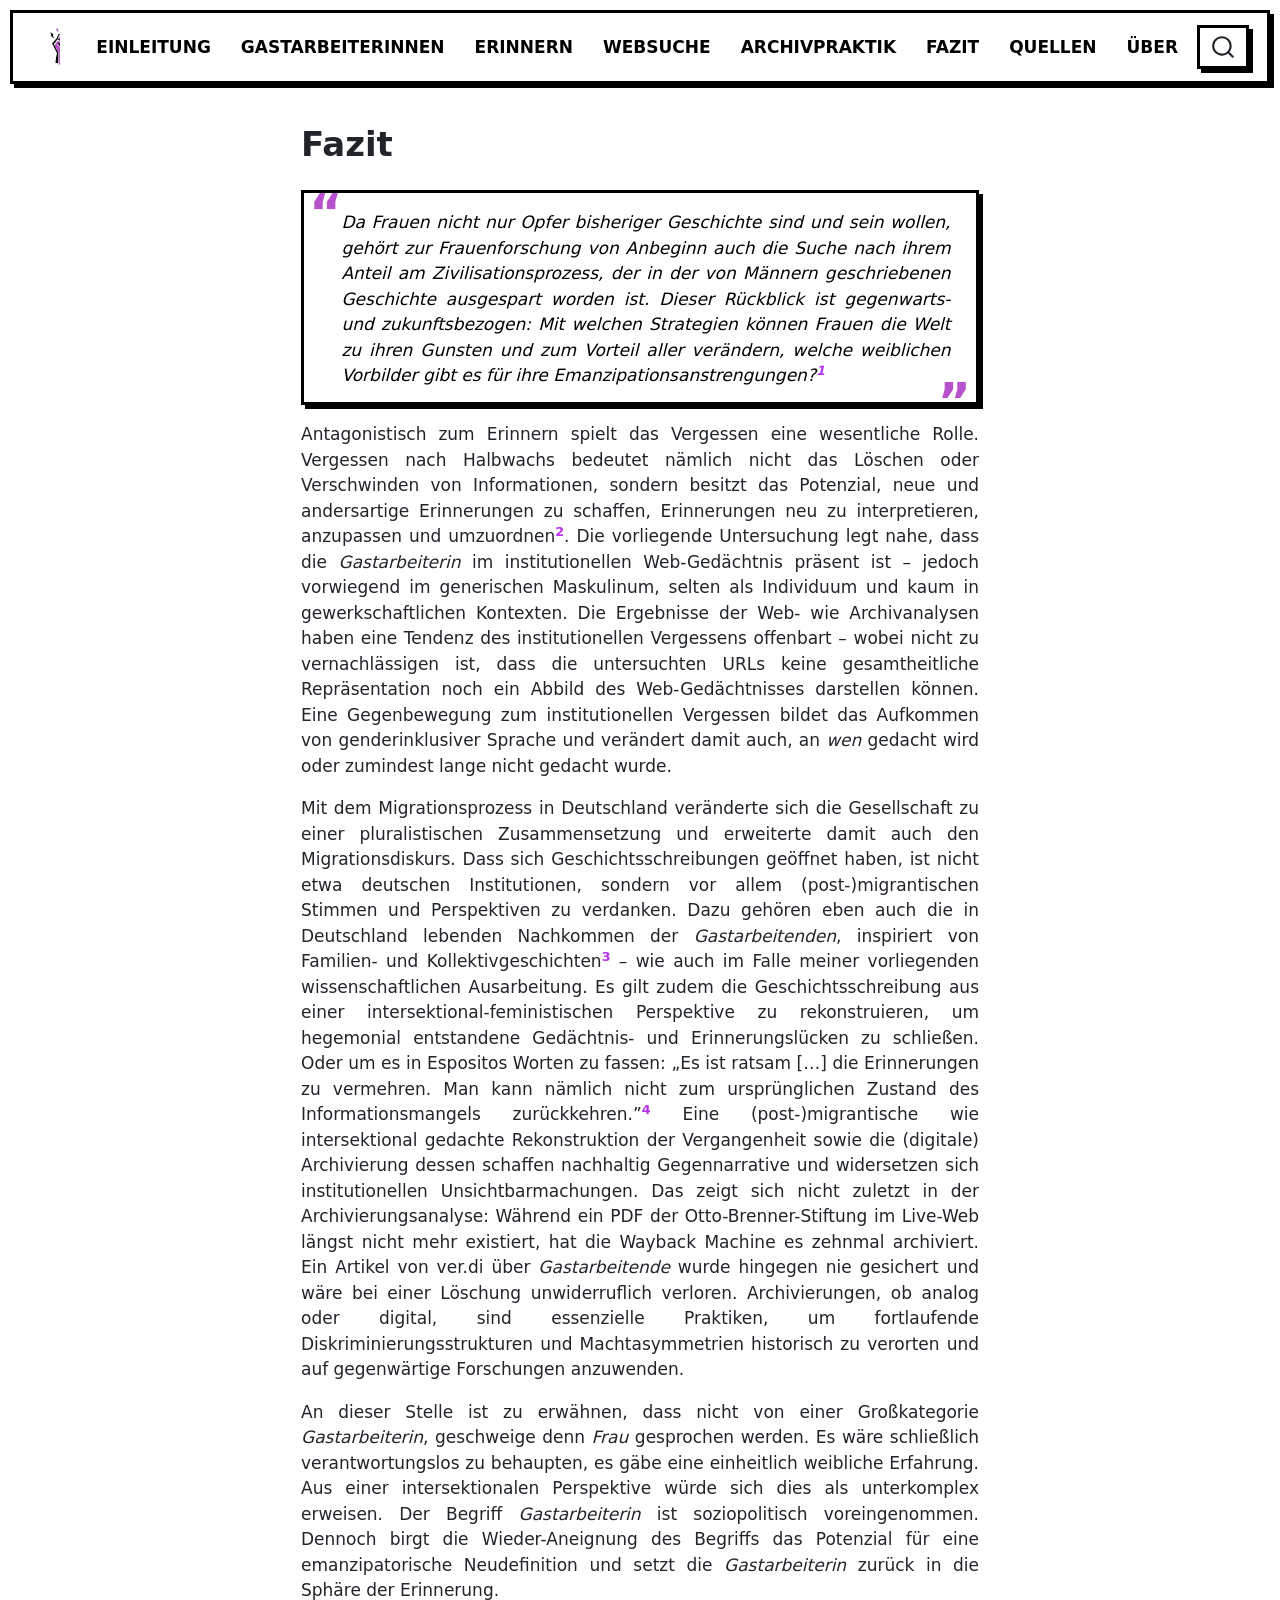
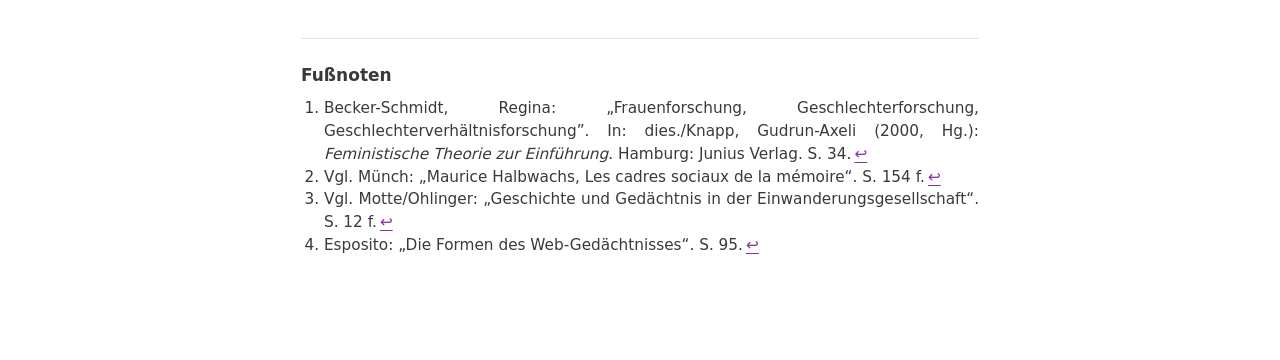
<file: Fazit.html>
<!DOCTYPE html>
<html xmlns="http://www.w3.org/1999/xhtml" lang="en" xml:lang="en"><head>

<meta charset="utf-8">
<meta name="generator" content="quarto-1.8.27">

<meta name="viewport" content="width=device-width, initial-scale=1.0, user-scalable=yes">


<title>Fazit – Gastarbeiterin</title>
<style>
code{white-space: pre-wrap;}
span.smallcaps{font-variant: small-caps;}
div.columns{display: flex; gap: min(4vw, 1.5em);}
div.column{flex: auto; overflow-x: auto;}
div.hanging-indent{margin-left: 1.5em; text-indent: -1.5em;}
ul.task-list{list-style: none;}
ul.task-list li input[type="checkbox"] {
  width: 0.8em;
  margin: 0 0.8em 0.2em -1em; /* quarto-specific, see https://github.com/quarto-dev/quarto-cli/issues/4556 */ 
  vertical-align: middle;
}
</style>


<script src="site_libs/quarto-nav/quarto-nav.js"></script>
<script src="site_libs/quarto-nav/headroom.min.js"></script>
<script src="site_libs/clipboard/clipboard.min.js"></script>
<script src="site_libs/quarto-search/autocomplete.umd.js"></script>
<script src="site_libs/quarto-search/fuse.min.js"></script>
<script src="site_libs/quarto-search/quarto-search.js"></script>
<meta name="quarto:offset" content="./">
<script src="site_libs/quarto-html/quarto.js" type="module"></script>
<script src="site_libs/quarto-html/tabsets/tabsets.js" type="module"></script>
<script src="site_libs/quarto-html/axe/axe-check.js" type="module"></script>
<script src="site_libs/quarto-html/popper.min.js"></script>
<script src="site_libs/quarto-html/tippy.umd.min.js"></script>
<script src="site_libs/quarto-html/anchor.min.js"></script>
<link href="site_libs/quarto-html/tippy.css" rel="stylesheet">
<link href="site_libs/quarto-html/quarto-syntax-highlighting-ed96de9b727972fe78a7b5d16c58bf87.css" rel="stylesheet" id="quarto-text-highlighting-styles">
<script src="site_libs/bootstrap/bootstrap.min.js"></script>
<link href="site_libs/bootstrap/bootstrap-icons.css" rel="stylesheet">
<link href="site_libs/bootstrap/bootstrap-3164c5ea54ff474c37b05b3bdcefbf73.min.css" rel="stylesheet" append-hash="true" id="quarto-bootstrap" data-mode="light">
<script id="quarto-search-options" type="application/json">{
  "location": "navbar",
  "copy-button": false,
  "collapse-after": 3,
  "panel-placement": "end",
  "type": "overlay",
  "limit": 50,
  "keyboard-shortcut": [
    "f",
    "/",
    "s"
  ],
  "show-item-context": false,
  "language": {
    "search-no-results-text": "No results",
    "search-matching-documents-text": "matching documents",
    "search-copy-link-title": "Copy link to search",
    "search-hide-matches-text": "Hide additional matches",
    "search-more-match-text": "more match in this document",
    "search-more-matches-text": "more matches in this document",
    "search-clear-button-title": "Clear",
    "search-text-placeholder": "",
    "search-detached-cancel-button-title": "Cancel",
    "search-submit-button-title": "Submit",
    "search-label": "Search"
  }
}</script>
<style>html{ scroll-behavior: smooth; }</style>


<link rel="stylesheet" href="styles.css">
</head>

<body class="floating nav-fixed quarto-light">

<div id="quarto-search-results"></div>
  <header id="quarto-header" class="headroom fixed-top">
    <nav class="navbar navbar-expand-lg " data-bs-theme="dark">
      <div class="navbar-container container-fluid">
      <div class="navbar-brand-container mx-auto">
    <a href="./index.html" class="navbar-brand navbar-brand-logo">
    <img src="./images/fist.png" alt="" class="navbar-logo light-content">
    <img src="./images/fist.png" alt="" class="navbar-logo dark-content">
    </a>
    <a class="navbar-brand" href="./index.html">
    <span class="navbar-title">Gastarbeiterin</span>
    </a>
  </div>
            <div id="quarto-search" class="" title="Search"></div>
          <button class="navbar-toggler" type="button" data-bs-toggle="collapse" data-bs-target="#navbarCollapse" aria-controls="navbarCollapse" role="menu" aria-expanded="false" aria-label="Toggle navigation" onclick="if (window.quartoToggleHeadroom) { window.quartoToggleHeadroom(); }">
  <span class="navbar-toggler-icon"></span>
</button>
          <div class="collapse navbar-collapse" id="navbarCollapse">
            <ul class="navbar-nav navbar-nav-scroll me-auto">
  <li class="nav-item">
    <a class="nav-link" href="./Einleitung.html"> 
<span class="menu-text">Einleitung</span></a>
  </li>  
  <li class="nav-item">
    <a class="nav-link" href="./Gastarbeiterinnen.html"> 
<span class="menu-text">Gastarbeiterinnen</span></a>
  </li>  
  <li class="nav-item">
    <a class="nav-link" href="./Erinnern.html"> 
<span class="menu-text">Erinnern</span></a>
  </li>  
  <li class="nav-item">
    <a class="nav-link" href="./Webrecherche.html"> 
<span class="menu-text">Websuche</span></a>
  </li>  
  <li class="nav-item">
    <a class="nav-link" href="./Archivpraktik.html"> 
<span class="menu-text">Archivpraktik</span></a>
  </li>  
  <li class="nav-item">
    <a class="nav-link active" href="./Fazit.html" aria-current="page"> 
<span class="menu-text">Fazit</span></a>
  </li>  
  <li class="nav-item">
    <a class="nav-link" href="./Quellen.html"> 
<span class="menu-text">Quellen</span></a>
  </li>  
</ul>
            <ul class="navbar-nav navbar-nav-scroll ms-auto">
  <li class="nav-item">
    <a class="nav-link" href="./Über.html"> 
<span class="menu-text">Über</span></a>
  </li>  
</ul>
          </div> <!-- /navcollapse -->
            <div class="quarto-navbar-tools">
</div>
      </div> <!-- /container-fluid -->
    </nav>
</header>
<!-- content -->
<div id="quarto-content" class="quarto-container page-columns page-rows-contents page-layout-article page-navbar">
<!-- sidebar -->
  <nav id="quarto-sidebar" class="sidebar collapse collapse-horizontal quarto-sidebar-collapse-item sidebar-navigation floating overflow-auto">
    
</nav>
<div id="quarto-sidebar-glass" class="quarto-sidebar-collapse-item" data-bs-toggle="collapse" data-bs-target=".quarto-sidebar-collapse-item"></div>
<!-- margin-sidebar -->
    <div id="quarto-margin-sidebar" class="sidebar margin-sidebar zindex-bottom">
    </div>
<!-- main -->
<main class="content" id="quarto-document-content">

<header id="title-block-header" class="quarto-title-block default">
<div class="quarto-title">
<h1 class="title">Fazit</h1>
</div>



<div class="quarto-title-meta">

    
  
    
  </div>
  


</header>


<blockquote class="blockquote">
<p>Da Frauen nicht nur Opfer bisheriger Geschichte sind und sein wollen, gehört zur Frauenforschung von Anbeginn auch die Suche nach ihrem Anteil am Zivilisationsprozess, der in der von Männern geschriebenen Geschichte ausgespart worden ist. Dieser Rückblick ist gegenwarts- und zukunftsbezogen: Mit welchen Strategien können Frauen die Welt zu ihren Gunsten und zum Vorteil aller verändern, welche weiblichen Vorbilder gibt es für ihre Emanzipationsanstrengungen?<a href="#fn1" class="footnote-ref" id="fnref1" role="doc-noteref"><sup>1</sup></a></p>
</blockquote>
<p>Antagonistisch zum Erinnern spielt das Vergessen eine wesentliche Rolle. Vergessen nach Halbwachs bedeutet nämlich nicht das Löschen oder Verschwinden von Informationen, sondern besitzt das Potenzial, neue und andersartige Erinnerungen zu schaffen, Erinnerungen neu zu interpretieren, anzupassen und umzuordnen<a href="#fn2" class="footnote-ref" id="fnref2" role="doc-noteref"><sup>2</sup></a>. Die vorliegende Untersuchung legt nahe, dass die <em>Gastarbeiterin</em> im institutionellen Web-Gedächtnis präsent ist – jedoch vorwiegend im generischen Maskulinum, selten als Individuum und kaum in gewerkschaftlichen Kontexten. Die Ergebnisse der Web- wie Archivanalysen haben eine Tendenz des institutionellen Vergessens offenbart – wobei nicht zu vernachlässigen ist, dass die untersuchten URLs keine gesamtheitliche Repräsentation noch ein Abbild des Web-Gedächtnisses darstellen können. Eine Gegenbewegung zum institutionellen Vergessen bildet das Aufkommen von genderinklusiver Sprache und verändert damit auch, an <em>wen</em> gedacht wird oder zumindest lange nicht gedacht wurde.</p>
<p>Mit dem Migrationsprozess in Deutschland veränderte sich die Gesellschaft zu einer pluralistischen Zusammensetzung und erweiterte damit auch den Migrationsdiskurs. Dass sich Geschichtsschreibungen geöffnet haben, ist nicht etwa deutschen Institutionen, sondern vor allem (post-)migrantischen Stimmen und Perspektiven zu verdanken. Dazu gehören eben auch die in Deutschland lebenden Nachkommen der <em>Gastarbeitenden</em>, inspiriert von Familien- und Kollektivgeschichten<a href="#fn3" class="footnote-ref" id="fnref3" role="doc-noteref"><sup>3</sup></a> – wie auch im Falle meiner vorliegenden wissenschaftlichen Ausarbeitung. Es gilt zudem die Geschichtsschreibung aus einer intersektional-feministischen Perspektive zu rekonstruieren, um hegemonial entstandene Gedächtnis- und Erinnerungslücken zu schließen. Oder um es in Espositos Worten zu fassen: „Es ist ratsam […] die Erinnerungen zu vermehren. Man kann nämlich nicht zum ursprünglichen Zustand des Informationsmangels zurückkehren.”<a href="#fn4" class="footnote-ref" id="fnref4" role="doc-noteref"><sup>4</sup></a> Eine (post-)migrantische wie intersektional gedachte Rekonstruktion der Vergangenheit sowie die (digitale) Archivierung dessen schaffen nachhaltig Gegennarrative und widersetzen sich institutionellen Unsichtbarmachungen. Das zeigt sich nicht zuletzt in der Archivierungsanalyse: Während ein PDF der Otto-Brenner-Stiftung im Live-Web längst nicht mehr existiert, hat die Wayback Machine es zehnmal archiviert. Ein Artikel von ver.di über <em>Gastarbeitende</em> wurde hingegen nie gesichert und wäre bei einer Löschung unwiderruflich verloren. Archivierungen, ob analog oder digital, sind essenzielle Praktiken, um fortlaufende Diskriminierungsstrukturen und Machtasymmetrien historisch zu verorten und auf gegenwärtige Forschungen anzuwenden.</p>
<p>An dieser Stelle ist zu erwähnen, dass nicht von einer Großkategorie <em>Gastarbeiterin</em>, geschweige denn <em>Frau</em> gesprochen werden. Es wäre schließlich verantwortungslos zu behaupten, es gäbe eine einheitlich weibliche Erfahrung. Aus einer intersektionalen Perspektive würde sich dies als unterkomplex erweisen. Der Begriff <em>Gastarbeiterin</em> ist soziopolitisch voreingenommen. Dennoch birgt die Wieder-Aneignung des Begriffs das Potenzial für eine emanzipatorische Neudefinition und setzt die <em>Gastarbeiterin</em> zurück in die Sphäre der Erinnerung.</p>




<div id="quarto-appendix" class="default"><section id="footnotes" class="footnotes footnotes-end-of-document" role="doc-endnotes"><h2 class="anchored quarto-appendix-heading">Fußnoten</h2>

<ol>
<li id="fn1"><p>Becker-Schmidt, Regina: „Frauenforschung, Geschlechterforschung, Geschlechterverhältnisforschung”. In: dies./Knapp, Gudrun-Axeli (2000, Hg.): <em>Feministische Theorie zur Einführung</em>. Hamburg: Junius Verlag. S. 34.<a href="#fnref1" class="footnote-back" role="doc-backlink">↩︎</a></p></li>
<li id="fn2"><p>Vgl. Münch: „Maurice Halbwachs, Les cadres sociaux de la mémoire“. S. 154 f.<a href="#fnref2" class="footnote-back" role="doc-backlink">↩︎</a></p></li>
<li id="fn3"><p>Vgl. Motte/Ohlinger: „Geschichte und Gedächtnis in der Einwanderungsgesellschaft“. S. 12 f.<a href="#fnref3" class="footnote-back" role="doc-backlink">↩︎</a></p></li>
<li id="fn4"><p>Esposito: „Die Formen des Web-Gedächtnisses“. S. 95.<a href="#fnref4" class="footnote-back" role="doc-backlink">↩︎</a></p></li>
</ol>
</section></div></main> <!-- /main -->
<script>

window.addEventListener('hashchange', function () {

  const hash = window.location.hash.slice(1);

  const target = document.getElementById(hash);

  if (!target) return;

  const offset = hash.startsWith('fn') ? 100 : 60;

  setTimeout(function () {

    const y = target.getBoundingClientRect().top + window.scrollY - offset;

    window.scrollTo({ top: Math.max(0, y), behavior: 'instant' });

  }, 80);

});

</script>

<script id="quarto-html-after-body" type="application/javascript">
  window.document.addEventListener("DOMContentLoaded", function (event) {
    const icon = "";
    const anchorJS = new window.AnchorJS();
    anchorJS.options = {
      placement: 'right',
      icon: icon
    };
    anchorJS.add('.anchored');
    const isCodeAnnotation = (el) => {
      for (const clz of el.classList) {
        if (clz.startsWith('code-annotation-')) {                     
          return true;
        }
      }
      return false;
    }
    const onCopySuccess = function(e) {
      // button target
      const button = e.trigger;
      // don't keep focus
      button.blur();
      // flash "checked"
      button.classList.add('code-copy-button-checked');
      var currentTitle = button.getAttribute("title");
      button.setAttribute("title", "Copied!");
      let tooltip;
      if (window.bootstrap) {
        button.setAttribute("data-bs-toggle", "tooltip");
        button.setAttribute("data-bs-placement", "left");
        button.setAttribute("data-bs-title", "Copied!");
        tooltip = new bootstrap.Tooltip(button, 
          { trigger: "manual", 
            customClass: "code-copy-button-tooltip",
            offset: [0, -8]});
        tooltip.show();    
      }
      setTimeout(function() {
        if (tooltip) {
          tooltip.hide();
          button.removeAttribute("data-bs-title");
          button.removeAttribute("data-bs-toggle");
          button.removeAttribute("data-bs-placement");
        }
        button.setAttribute("title", currentTitle);
        button.classList.remove('code-copy-button-checked');
      }, 1000);
      // clear code selection
      e.clearSelection();
    }
    const getTextToCopy = function(trigger) {
      const outerScaffold = trigger.parentElement.cloneNode(true);
      const codeEl = outerScaffold.querySelector('code');
      for (const childEl of codeEl.children) {
        if (isCodeAnnotation(childEl)) {
          childEl.remove();
        }
      }
      return codeEl.innerText;
    }
    const clipboard = new window.ClipboardJS('.code-copy-button:not([data-in-quarto-modal])', {
      text: getTextToCopy
    });
    clipboard.on('success', onCopySuccess);
    if (window.document.getElementById('quarto-embedded-source-code-modal')) {
      const clipboardModal = new window.ClipboardJS('.code-copy-button[data-in-quarto-modal]', {
        text: getTextToCopy,
        container: window.document.getElementById('quarto-embedded-source-code-modal')
      });
      clipboardModal.on('success', onCopySuccess);
    }
      var localhostRegex = new RegExp(/^(?:http|https):\/\/localhost\:?[0-9]*\//);
      var mailtoRegex = new RegExp(/^mailto:/);
        var filterRegex = new RegExp("https:\/\/selin-g\.github\.io\/gastarbeiterin\/");
      var isInternal = (href) => {
          return filterRegex.test(href) || localhostRegex.test(href) || mailtoRegex.test(href);
      }
      // Inspect non-navigation links and adorn them if external
     var links = window.document.querySelectorAll('a[href]:not(.nav-link):not(.navbar-brand):not(.toc-action):not(.sidebar-link):not(.sidebar-item-toggle):not(.pagination-link):not(.no-external):not([aria-hidden]):not(.dropdown-item):not(.quarto-navigation-tool):not(.about-link)');
      for (var i=0; i<links.length; i++) {
        const link = links[i];
        if (!isInternal(link.href)) {
          // undo the damage that might have been done by quarto-nav.js in the case of
          // links that we want to consider external
          if (link.dataset.originalHref !== undefined) {
            link.href = link.dataset.originalHref;
          }
        }
      }
    function tippyHover(el, contentFn, onTriggerFn, onUntriggerFn) {
      const config = {
        allowHTML: true,
        maxWidth: 500,
        delay: 100,
        arrow: false,
        appendTo: function(el) {
            return el.parentElement;
        },
        interactive: true,
        interactiveBorder: 10,
        theme: 'quarto',
        placement: 'bottom-start',
      };
      if (contentFn) {
        config.content = contentFn;
      }
      if (onTriggerFn) {
        config.onTrigger = onTriggerFn;
      }
      if (onUntriggerFn) {
        config.onUntrigger = onUntriggerFn;
      }
      window.tippy(el, config); 
    }
    const noterefs = window.document.querySelectorAll('a[role="doc-noteref"]');
    for (var i=0; i<noterefs.length; i++) {
      const ref = noterefs[i];
      tippyHover(ref, function() {
        // use id or data attribute instead here
        let href = ref.getAttribute('data-footnote-href') || ref.getAttribute('href');
        try { href = new URL(href).hash; } catch {}
        const id = href.replace(/^#\/?/, "");
        const note = window.document.getElementById(id);
        if (note) {
          return note.innerHTML;
        } else {
          return "";
        }
      });
    }
    const xrefs = window.document.querySelectorAll('a.quarto-xref');
    const processXRef = (id, note) => {
      // Strip column container classes
      const stripColumnClz = (el) => {
        el.classList.remove("page-full", "page-columns");
        if (el.children) {
          for (const child of el.children) {
            stripColumnClz(child);
          }
        }
      }
      stripColumnClz(note)
      if (id === null || id.startsWith('sec-')) {
        // Special case sections, only their first couple elements
        const container = document.createElement("div");
        if (note.children && note.children.length > 2) {
          container.appendChild(note.children[0].cloneNode(true));
          for (let i = 1; i < note.children.length; i++) {
            const child = note.children[i];
            if (child.tagName === "P" && child.innerText === "") {
              continue;
            } else {
              container.appendChild(child.cloneNode(true));
              break;
            }
          }
          if (window.Quarto?.typesetMath) {
            window.Quarto.typesetMath(container);
          }
          return container.innerHTML
        } else {
          if (window.Quarto?.typesetMath) {
            window.Quarto.typesetMath(note);
          }
          return note.innerHTML;
        }
      } else {
        // Remove any anchor links if they are present
        const anchorLink = note.querySelector('a.anchorjs-link');
        if (anchorLink) {
          anchorLink.remove();
        }
        if (window.Quarto?.typesetMath) {
          window.Quarto.typesetMath(note);
        }
        if (note.classList.contains("callout")) {
          return note.outerHTML;
        } else {
          return note.innerHTML;
        }
      }
    }
    for (var i=0; i<xrefs.length; i++) {
      const xref = xrefs[i];
      tippyHover(xref, undefined, function(instance) {
        instance.disable();
        let url = xref.getAttribute('href');
        let hash = undefined; 
        if (url.startsWith('#')) {
          hash = url;
        } else {
          try { hash = new URL(url).hash; } catch {}
        }
        if (hash) {
          const id = hash.replace(/^#\/?/, "");
          const note = window.document.getElementById(id);
          if (note !== null) {
            try {
              const html = processXRef(id, note.cloneNode(true));
              instance.setContent(html);
            } finally {
              instance.enable();
              instance.show();
            }
          } else {
            // See if we can fetch this
            fetch(url.split('#')[0])
            .then(res => res.text())
            .then(html => {
              const parser = new DOMParser();
              const htmlDoc = parser.parseFromString(html, "text/html");
              const note = htmlDoc.getElementById(id);
              if (note !== null) {
                const html = processXRef(id, note);
                instance.setContent(html);
              } 
            }).finally(() => {
              instance.enable();
              instance.show();
            });
          }
        } else {
          // See if we can fetch a full url (with no hash to target)
          // This is a special case and we should probably do some content thinning / targeting
          fetch(url)
          .then(res => res.text())
          .then(html => {
            const parser = new DOMParser();
            const htmlDoc = parser.parseFromString(html, "text/html");
            const note = htmlDoc.querySelector('main.content');
            if (note !== null) {
              // This should only happen for chapter cross references
              // (since there is no id in the URL)
              // remove the first header
              if (note.children.length > 0 && note.children[0].tagName === "HEADER") {
                note.children[0].remove();
              }
              const html = processXRef(null, note);
              instance.setContent(html);
            } 
          }).finally(() => {
            instance.enable();
            instance.show();
          });
        }
      }, function(instance) {
      });
    }
        let selectedAnnoteEl;
        const selectorForAnnotation = ( cell, annotation) => {
          let cellAttr = 'data-code-cell="' + cell + '"';
          let lineAttr = 'data-code-annotation="' +  annotation + '"';
          const selector = 'span[' + cellAttr + '][' + lineAttr + ']';
          return selector;
        }
        const selectCodeLines = (annoteEl) => {
          const doc = window.document;
          const targetCell = annoteEl.getAttribute("data-target-cell");
          const targetAnnotation = annoteEl.getAttribute("data-target-annotation");
          const annoteSpan = window.document.querySelector(selectorForAnnotation(targetCell, targetAnnotation));
          const lines = annoteSpan.getAttribute("data-code-lines").split(",");
          const lineIds = lines.map((line) => {
            return targetCell + "-" + line;
          })
          let top = null;
          let height = null;
          let parent = null;
          if (lineIds.length > 0) {
              //compute the position of the single el (top and bottom and make a div)
              const el = window.document.getElementById(lineIds[0]);
              top = el.offsetTop;
              height = el.offsetHeight;
              parent = el.parentElement.parentElement;
            if (lineIds.length > 1) {
              const lastEl = window.document.getElementById(lineIds[lineIds.length - 1]);
              const bottom = lastEl.offsetTop + lastEl.offsetHeight;
              height = bottom - top;
            }
            if (top !== null && height !== null && parent !== null) {
              // cook up a div (if necessary) and position it 
              let div = window.document.getElementById("code-annotation-line-highlight");
              if (div === null) {
                div = window.document.createElement("div");
                div.setAttribute("id", "code-annotation-line-highlight");
                div.style.position = 'absolute';
                parent.appendChild(div);
              }
              div.style.top = top - 2 + "px";
              div.style.height = height + 4 + "px";
              div.style.left = 0;
              let gutterDiv = window.document.getElementById("code-annotation-line-highlight-gutter");
              if (gutterDiv === null) {
                gutterDiv = window.document.createElement("div");
                gutterDiv.setAttribute("id", "code-annotation-line-highlight-gutter");
                gutterDiv.style.position = 'absolute';
                const codeCell = window.document.getElementById(targetCell);
                const gutter = codeCell.querySelector('.code-annotation-gutter');
                gutter.appendChild(gutterDiv);
              }
              gutterDiv.style.top = top - 2 + "px";
              gutterDiv.style.height = height + 4 + "px";
            }
            selectedAnnoteEl = annoteEl;
          }
        };
        const unselectCodeLines = () => {
          const elementsIds = ["code-annotation-line-highlight", "code-annotation-line-highlight-gutter"];
          elementsIds.forEach((elId) => {
            const div = window.document.getElementById(elId);
            if (div) {
              div.remove();
            }
          });
          selectedAnnoteEl = undefined;
        };
          // Handle positioning of the toggle
      window.addEventListener(
        "resize",
        throttle(() => {
          elRect = undefined;
          if (selectedAnnoteEl) {
            selectCodeLines(selectedAnnoteEl);
          }
        }, 10)
      );
      function throttle(fn, ms) {
      let throttle = false;
      let timer;
        return (...args) => {
          if(!throttle) { // first call gets through
              fn.apply(this, args);
              throttle = true;
          } else { // all the others get throttled
              if(timer) clearTimeout(timer); // cancel #2
              timer = setTimeout(() => {
                fn.apply(this, args);
                timer = throttle = false;
              }, ms);
          }
        };
      }
        // Attach click handler to the DT
        const annoteDls = window.document.querySelectorAll('dt[data-target-cell]');
        for (const annoteDlNode of annoteDls) {
          annoteDlNode.addEventListener('click', (event) => {
            const clickedEl = event.target;
            if (clickedEl !== selectedAnnoteEl) {
              unselectCodeLines();
              const activeEl = window.document.querySelector('dt[data-target-cell].code-annotation-active');
              if (activeEl) {
                activeEl.classList.remove('code-annotation-active');
              }
              selectCodeLines(clickedEl);
              clickedEl.classList.add('code-annotation-active');
            } else {
              // Unselect the line
              unselectCodeLines();
              clickedEl.classList.remove('code-annotation-active');
            }
          });
        }
    const findCites = (el) => {
      const parentEl = el.parentElement;
      if (parentEl) {
        const cites = parentEl.dataset.cites;
        if (cites) {
          return {
            el,
            cites: cites.split(' ')
          };
        } else {
          return findCites(el.parentElement)
        }
      } else {
        return undefined;
      }
    };
    var bibliorefs = window.document.querySelectorAll('a[role="doc-biblioref"]');
    for (var i=0; i<bibliorefs.length; i++) {
      const ref = bibliorefs[i];
      const citeInfo = findCites(ref);
      if (citeInfo) {
        tippyHover(citeInfo.el, function() {
          var popup = window.document.createElement('div');
          citeInfo.cites.forEach(function(cite) {
            var citeDiv = window.document.createElement('div');
            citeDiv.classList.add('hanging-indent');
            citeDiv.classList.add('csl-entry');
            var biblioDiv = window.document.getElementById('ref-' + cite);
            if (biblioDiv) {
              citeDiv.innerHTML = biblioDiv.innerHTML;
            }
            popup.appendChild(citeDiv);
          });
          return popup.innerHTML;
        });
      }
    }
  });
  </script>
</div> <!-- /content -->




<script src="site_libs/quarto-html/zenscroll-min.js"></script>
</body></html>
</file>
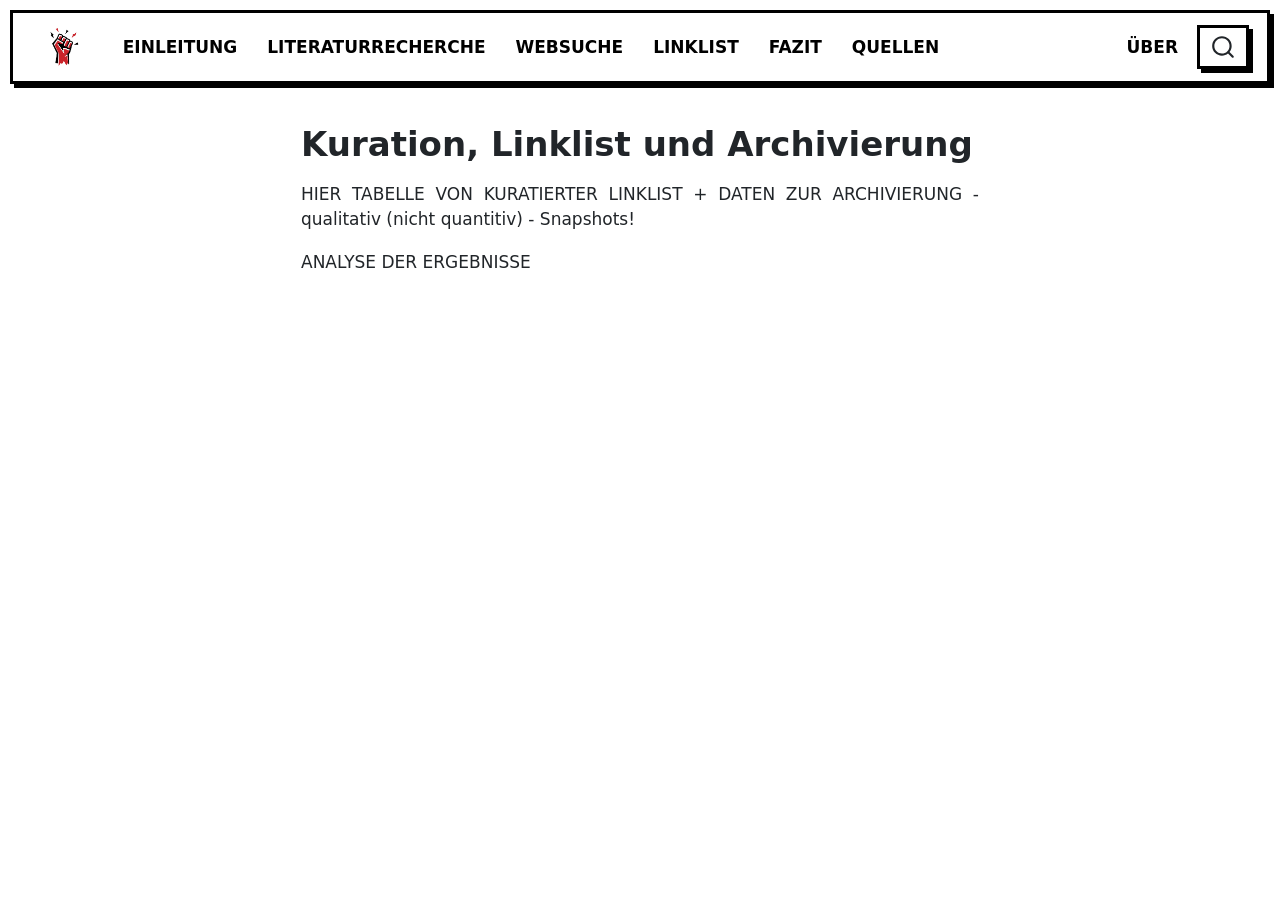
<file: Linkliste.html>
<!DOCTYPE html>
<html xmlns="http://www.w3.org/1999/xhtml" lang="en" xml:lang="en"><head>

<meta charset="utf-8">
<meta name="generator" content="quarto-1.8.27">

<meta name="viewport" content="width=device-width, initial-scale=1.0, user-scalable=yes">


<title>Kuration, Linklist und Archivierung – Gastarbeiterin</title>
<style>
code{white-space: pre-wrap;}
span.smallcaps{font-variant: small-caps;}
div.columns{display: flex; gap: min(4vw, 1.5em);}
div.column{flex: auto; overflow-x: auto;}
div.hanging-indent{margin-left: 1.5em; text-indent: -1.5em;}
ul.task-list{list-style: none;}
ul.task-list li input[type="checkbox"] {
  width: 0.8em;
  margin: 0 0.8em 0.2em -1em; /* quarto-specific, see https://github.com/quarto-dev/quarto-cli/issues/4556 */ 
  vertical-align: middle;
}
</style>


<script src="site_libs/quarto-nav/quarto-nav.js"></script>
<script src="site_libs/quarto-nav/headroom.min.js"></script>
<script src="site_libs/clipboard/clipboard.min.js"></script>
<script src="site_libs/quarto-search/autocomplete.umd.js"></script>
<script src="site_libs/quarto-search/fuse.min.js"></script>
<script src="site_libs/quarto-search/quarto-search.js"></script>
<meta name="quarto:offset" content="./">
<script src="site_libs/quarto-html/quarto.js" type="module"></script>
<script src="site_libs/quarto-html/tabsets/tabsets.js" type="module"></script>
<script src="site_libs/quarto-html/axe/axe-check.js" type="module"></script>
<script src="site_libs/quarto-html/popper.min.js"></script>
<script src="site_libs/quarto-html/tippy.umd.min.js"></script>
<script src="site_libs/quarto-html/anchor.min.js"></script>
<link href="site_libs/quarto-html/tippy.css" rel="stylesheet">
<link href="site_libs/quarto-html/quarto-syntax-highlighting-ed96de9b727972fe78a7b5d16c58bf87.css" rel="stylesheet" id="quarto-text-highlighting-styles">
<script src="site_libs/bootstrap/bootstrap.min.js"></script>
<link href="site_libs/bootstrap/bootstrap-icons.css" rel="stylesheet">
<link href="site_libs/bootstrap/bootstrap-3164c5ea54ff474c37b05b3bdcefbf73.min.css" rel="stylesheet" append-hash="true" id="quarto-bootstrap" data-mode="light">
<script id="quarto-search-options" type="application/json">{
  "location": "navbar",
  "copy-button": false,
  "collapse-after": 3,
  "panel-placement": "end",
  "type": "overlay",
  "limit": 50,
  "keyboard-shortcut": [
    "f",
    "/",
    "s"
  ],
  "show-item-context": false,
  "language": {
    "search-no-results-text": "No results",
    "search-matching-documents-text": "matching documents",
    "search-copy-link-title": "Copy link to search",
    "search-hide-matches-text": "Hide additional matches",
    "search-more-match-text": "more match in this document",
    "search-more-matches-text": "more matches in this document",
    "search-clear-button-title": "Clear",
    "search-text-placeholder": "",
    "search-detached-cancel-button-title": "Cancel",
    "search-submit-button-title": "Submit",
    "search-label": "Search"
  }
}</script>
<style>html{ scroll-behavior: smooth; }</style>


<link rel="stylesheet" href="styles.css">
</head>

<body class="floating nav-fixed quarto-light">

<div id="quarto-search-results"></div>
  <header id="quarto-header" class="headroom fixed-top">
    <nav class="navbar navbar-expand-lg " data-bs-theme="dark">
      <div class="navbar-container container-fluid">
      <div class="navbar-brand-container mx-auto">
    <a href="./index.html" class="navbar-brand navbar-brand-logo">
    <img src="./images/fist.jpg" alt="" class="navbar-logo light-content">
    <img src="./images/fist.jpg" alt="" class="navbar-logo dark-content">
    </a>
    <a class="navbar-brand" href="./index.html">
    <span class="navbar-title">Gastarbeiterin</span>
    </a>
  </div>
            <div id="quarto-search" class="" title="Search"></div>
          <button class="navbar-toggler" type="button" data-bs-toggle="collapse" data-bs-target="#navbarCollapse" aria-controls="navbarCollapse" role="menu" aria-expanded="false" aria-label="Toggle navigation" onclick="if (window.quartoToggleHeadroom) { window.quartoToggleHeadroom(); }">
  <span class="navbar-toggler-icon"></span>
</button>
          <div class="collapse navbar-collapse" id="navbarCollapse">
            <ul class="navbar-nav navbar-nav-scroll me-auto">
  <li class="nav-item">
    <a class="nav-link" href="./Einleitung.html"> 
<span class="menu-text">Einleitung</span></a>
  </li>  
  <li class="nav-item">
    <a class="nav-link" href="./Literaturrecherche.html"> 
<span class="menu-text">Literaturrecherche</span></a>
  </li>  
  <li class="nav-item">
    <a class="nav-link" href="./Webrecherche.html"> 
<span class="menu-text">Websuche</span></a>
  </li>  
  <li class="nav-item">
    <a class="nav-link active" href="./Linkliste.html" aria-current="page"> 
<span class="menu-text">Linklist</span></a>
  </li>  
  <li class="nav-item">
    <a class="nav-link" href="./Fazit.html"> 
<span class="menu-text">Fazit</span></a>
  </li>  
  <li class="nav-item">
    <a class="nav-link" href="./Quellen.html"> 
<span class="menu-text">Quellen</span></a>
  </li>  
</ul>
            <ul class="navbar-nav navbar-nav-scroll ms-auto">
  <li class="nav-item">
    <a class="nav-link" href="./Über.html"> 
<span class="menu-text">Über</span></a>
  </li>  
</ul>
          </div> <!-- /navcollapse -->
            <div class="quarto-navbar-tools">
</div>
      </div> <!-- /container-fluid -->
    </nav>
</header>
<!-- content -->
<div id="quarto-content" class="quarto-container page-columns page-rows-contents page-layout-article page-navbar">
<!-- sidebar -->
  <nav id="quarto-sidebar" class="sidebar collapse collapse-horizontal quarto-sidebar-collapse-item sidebar-navigation floating overflow-auto">
    
</nav>
<div id="quarto-sidebar-glass" class="quarto-sidebar-collapse-item" data-bs-toggle="collapse" data-bs-target=".quarto-sidebar-collapse-item"></div>
<!-- margin-sidebar -->
    <div id="quarto-margin-sidebar" class="sidebar margin-sidebar zindex-bottom">
    </div>
<!-- main -->
<main class="content" id="quarto-document-content">

<header id="title-block-header" class="quarto-title-block default">
<div class="quarto-title">
<h1 class="title">Kuration, Linklist und Archivierung</h1>
</div>



<div class="quarto-title-meta">

    
  
    
  </div>
  


</header>


<p>HIER TABELLE VON KURATIERTER LINKLIST + DATEN ZUR ARCHIVIERUNG - qualitativ (nicht quantitiv) - Snapshots!</p>
<p>ANALYSE DER ERGEBNISSE</p>



</main> <!-- /main -->
<script>
window.addEventListener('hashchange', function () {
  const hash = window.location.hash.slice(1);
  const target = document.getElementById(hash);
  if (!target) return;
  const offset = hash.startsWith('fn') ? 100 : 60;
  setTimeout(function () {
    const y = target.getBoundingClientRect().top + window.scrollY - offset;
    window.scrollTo({ top: Math.max(0, y), behavior: 'instant' });
  }, 80);
});
</script>
<script id="quarto-html-after-body" type="application/javascript">
  window.document.addEventListener("DOMContentLoaded", function (event) {
    const icon = "";
    const anchorJS = new window.AnchorJS();
    anchorJS.options = {
      placement: 'right',
      icon: icon
    };
    anchorJS.add('.anchored');
    const isCodeAnnotation = (el) => {
      for (const clz of el.classList) {
        if (clz.startsWith('code-annotation-')) {                     
          return true;
        }
      }
      return false;
    }
    const onCopySuccess = function(e) {
      // button target
      const button = e.trigger;
      // don't keep focus
      button.blur();
      // flash "checked"
      button.classList.add('code-copy-button-checked');
      var currentTitle = button.getAttribute("title");
      button.setAttribute("title", "Copied!");
      let tooltip;
      if (window.bootstrap) {
        button.setAttribute("data-bs-toggle", "tooltip");
        button.setAttribute("data-bs-placement", "left");
        button.setAttribute("data-bs-title", "Copied!");
        tooltip = new bootstrap.Tooltip(button, 
          { trigger: "manual", 
            customClass: "code-copy-button-tooltip",
            offset: [0, -8]});
        tooltip.show();    
      }
      setTimeout(function() {
        if (tooltip) {
          tooltip.hide();
          button.removeAttribute("data-bs-title");
          button.removeAttribute("data-bs-toggle");
          button.removeAttribute("data-bs-placement");
        }
        button.setAttribute("title", currentTitle);
        button.classList.remove('code-copy-button-checked');
      }, 1000);
      // clear code selection
      e.clearSelection();
    }
    const getTextToCopy = function(trigger) {
      const outerScaffold = trigger.parentElement.cloneNode(true);
      const codeEl = outerScaffold.querySelector('code');
      for (const childEl of codeEl.children) {
        if (isCodeAnnotation(childEl)) {
          childEl.remove();
        }
      }
      return codeEl.innerText;
    }
    const clipboard = new window.ClipboardJS('.code-copy-button:not([data-in-quarto-modal])', {
      text: getTextToCopy
    });
    clipboard.on('success', onCopySuccess);
    if (window.document.getElementById('quarto-embedded-source-code-modal')) {
      const clipboardModal = new window.ClipboardJS('.code-copy-button[data-in-quarto-modal]', {
        text: getTextToCopy,
        container: window.document.getElementById('quarto-embedded-source-code-modal')
      });
      clipboardModal.on('success', onCopySuccess);
    }
      var localhostRegex = new RegExp(/^(?:http|https):\/\/localhost\:?[0-9]*\//);
      var mailtoRegex = new RegExp(/^mailto:/);
        var filterRegex = new RegExp('/' + window.location.host + '/');
      var isInternal = (href) => {
          return filterRegex.test(href) || localhostRegex.test(href) || mailtoRegex.test(href);
      }
      // Inspect non-navigation links and adorn them if external
     var links = window.document.querySelectorAll('a[href]:not(.nav-link):not(.navbar-brand):not(.toc-action):not(.sidebar-link):not(.sidebar-item-toggle):not(.pagination-link):not(.no-external):not([aria-hidden]):not(.dropdown-item):not(.quarto-navigation-tool):not(.about-link)');
      for (var i=0; i<links.length; i++) {
        const link = links[i];
        if (!isInternal(link.href)) {
          // undo the damage that might have been done by quarto-nav.js in the case of
          // links that we want to consider external
          if (link.dataset.originalHref !== undefined) {
            link.href = link.dataset.originalHref;
          }
        }
      }
    function tippyHover(el, contentFn, onTriggerFn, onUntriggerFn) {
      const config = {
        allowHTML: true,
        maxWidth: 500,
        delay: 100,
        arrow: false,
        appendTo: function(el) {
            return el.parentElement;
        },
        interactive: true,
        interactiveBorder: 10,
        theme: 'quarto',
        placement: 'bottom-start',
      };
      if (contentFn) {
        config.content = contentFn;
      }
      if (onTriggerFn) {
        config.onTrigger = onTriggerFn;
      }
      if (onUntriggerFn) {
        config.onUntrigger = onUntriggerFn;
      }
      window.tippy(el, config); 
    }
    const noterefs = window.document.querySelectorAll('a[role="doc-noteref"]');
    for (var i=0; i<noterefs.length; i++) {
      const ref = noterefs[i];
      tippyHover(ref, function() {
        // use id or data attribute instead here
        let href = ref.getAttribute('data-footnote-href') || ref.getAttribute('href');
        try { href = new URL(href).hash; } catch {}
        const id = href.replace(/^#\/?/, "");
        const note = window.document.getElementById(id);
        if (note) {
          return note.innerHTML;
        } else {
          return "";
        }
      });
    }
    const xrefs = window.document.querySelectorAll('a.quarto-xref');
    const processXRef = (id, note) => {
      // Strip column container classes
      const stripColumnClz = (el) => {
        el.classList.remove("page-full", "page-columns");
        if (el.children) {
          for (const child of el.children) {
            stripColumnClz(child);
          }
        }
      }
      stripColumnClz(note)
      if (id === null || id.startsWith('sec-')) {
        // Special case sections, only their first couple elements
        const container = document.createElement("div");
        if (note.children && note.children.length > 2) {
          container.appendChild(note.children[0].cloneNode(true));
          for (let i = 1; i < note.children.length; i++) {
            const child = note.children[i];
            if (child.tagName === "P" && child.innerText === "") {
              continue;
            } else {
              container.appendChild(child.cloneNode(true));
              break;
            }
          }
          if (window.Quarto?.typesetMath) {
            window.Quarto.typesetMath(container);
          }
          return container.innerHTML
        } else {
          if (window.Quarto?.typesetMath) {
            window.Quarto.typesetMath(note);
          }
          return note.innerHTML;
        }
      } else {
        // Remove any anchor links if they are present
        const anchorLink = note.querySelector('a.anchorjs-link');
        if (anchorLink) {
          anchorLink.remove();
        }
        if (window.Quarto?.typesetMath) {
          window.Quarto.typesetMath(note);
        }
        if (note.classList.contains("callout")) {
          return note.outerHTML;
        } else {
          return note.innerHTML;
        }
      }
    }
    for (var i=0; i<xrefs.length; i++) {
      const xref = xrefs[i];
      tippyHover(xref, undefined, function(instance) {
        instance.disable();
        let url = xref.getAttribute('href');
        let hash = undefined; 
        if (url.startsWith('#')) {
          hash = url;
        } else {
          try { hash = new URL(url).hash; } catch {}
        }
        if (hash) {
          const id = hash.replace(/^#\/?/, "");
          const note = window.document.getElementById(id);
          if (note !== null) {
            try {
              const html = processXRef(id, note.cloneNode(true));
              instance.setContent(html);
            } finally {
              instance.enable();
              instance.show();
            }
          } else {
            // See if we can fetch this
            fetch(url.split('#')[0])
            .then(res => res.text())
            .then(html => {
              const parser = new DOMParser();
              const htmlDoc = parser.parseFromString(html, "text/html");
              const note = htmlDoc.getElementById(id);
              if (note !== null) {
                const html = processXRef(id, note);
                instance.setContent(html);
              } 
            }).finally(() => {
              instance.enable();
              instance.show();
            });
          }
        } else {
          // See if we can fetch a full url (with no hash to target)
          // This is a special case and we should probably do some content thinning / targeting
          fetch(url)
          .then(res => res.text())
          .then(html => {
            const parser = new DOMParser();
            const htmlDoc = parser.parseFromString(html, "text/html");
            const note = htmlDoc.querySelector('main.content');
            if (note !== null) {
              // This should only happen for chapter cross references
              // (since there is no id in the URL)
              // remove the first header
              if (note.children.length > 0 && note.children[0].tagName === "HEADER") {
                note.children[0].remove();
              }
              const html = processXRef(null, note);
              instance.setContent(html);
            } 
          }).finally(() => {
            instance.enable();
            instance.show();
          });
        }
      }, function(instance) {
      });
    }
        let selectedAnnoteEl;
        const selectorForAnnotation = ( cell, annotation) => {
          let cellAttr = 'data-code-cell="' + cell + '"';
          let lineAttr = 'data-code-annotation="' +  annotation + '"';
          const selector = 'span[' + cellAttr + '][' + lineAttr + ']';
          return selector;
        }
        const selectCodeLines = (annoteEl) => {
          const doc = window.document;
          const targetCell = annoteEl.getAttribute("data-target-cell");
          const targetAnnotation = annoteEl.getAttribute("data-target-annotation");
          const annoteSpan = window.document.querySelector(selectorForAnnotation(targetCell, targetAnnotation));
          const lines = annoteSpan.getAttribute("data-code-lines").split(",");
          const lineIds = lines.map((line) => {
            return targetCell + "-" + line;
          })
          let top = null;
          let height = null;
          let parent = null;
          if (lineIds.length > 0) {
              //compute the position of the single el (top and bottom and make a div)
              const el = window.document.getElementById(lineIds[0]);
              top = el.offsetTop;
              height = el.offsetHeight;
              parent = el.parentElement.parentElement;
            if (lineIds.length > 1) {
              const lastEl = window.document.getElementById(lineIds[lineIds.length - 1]);
              const bottom = lastEl.offsetTop + lastEl.offsetHeight;
              height = bottom - top;
            }
            if (top !== null && height !== null && parent !== null) {
              // cook up a div (if necessary) and position it 
              let div = window.document.getElementById("code-annotation-line-highlight");
              if (div === null) {
                div = window.document.createElement("div");
                div.setAttribute("id", "code-annotation-line-highlight");
                div.style.position = 'absolute';
                parent.appendChild(div);
              }
              div.style.top = top - 2 + "px";
              div.style.height = height + 4 + "px";
              div.style.left = 0;
              let gutterDiv = window.document.getElementById("code-annotation-line-highlight-gutter");
              if (gutterDiv === null) {
                gutterDiv = window.document.createElement("div");
                gutterDiv.setAttribute("id", "code-annotation-line-highlight-gutter");
                gutterDiv.style.position = 'absolute';
                const codeCell = window.document.getElementById(targetCell);
                const gutter = codeCell.querySelector('.code-annotation-gutter');
                gutter.appendChild(gutterDiv);
              }
              gutterDiv.style.top = top - 2 + "px";
              gutterDiv.style.height = height + 4 + "px";
            }
            selectedAnnoteEl = annoteEl;
          }
        };
        const unselectCodeLines = () => {
          const elementsIds = ["code-annotation-line-highlight", "code-annotation-line-highlight-gutter"];
          elementsIds.forEach((elId) => {
            const div = window.document.getElementById(elId);
            if (div) {
              div.remove();
            }
          });
          selectedAnnoteEl = undefined;
        };
          // Handle positioning of the toggle
      window.addEventListener(
        "resize",
        throttle(() => {
          elRect = undefined;
          if (selectedAnnoteEl) {
            selectCodeLines(selectedAnnoteEl);
          }
        }, 10)
      );
      function throttle(fn, ms) {
      let throttle = false;
      let timer;
        return (...args) => {
          if(!throttle) { // first call gets through
              fn.apply(this, args);
              throttle = true;
          } else { // all the others get throttled
              if(timer) clearTimeout(timer); // cancel #2
              timer = setTimeout(() => {
                fn.apply(this, args);
                timer = throttle = false;
              }, ms);
          }
        };
      }
        // Attach click handler to the DT
        const annoteDls = window.document.querySelectorAll('dt[data-target-cell]');
        for (const annoteDlNode of annoteDls) {
          annoteDlNode.addEventListener('click', (event) => {
            const clickedEl = event.target;
            if (clickedEl !== selectedAnnoteEl) {
              unselectCodeLines();
              const activeEl = window.document.querySelector('dt[data-target-cell].code-annotation-active');
              if (activeEl) {
                activeEl.classList.remove('code-annotation-active');
              }
              selectCodeLines(clickedEl);
              clickedEl.classList.add('code-annotation-active');
            } else {
              // Unselect the line
              unselectCodeLines();
              clickedEl.classList.remove('code-annotation-active');
            }
          });
        }
    const findCites = (el) => {
      const parentEl = el.parentElement;
      if (parentEl) {
        const cites = parentEl.dataset.cites;
        if (cites) {
          return {
            el,
            cites: cites.split(' ')
          };
        } else {
          return findCites(el.parentElement)
        }
      } else {
        return undefined;
      }
    };
    var bibliorefs = window.document.querySelectorAll('a[role="doc-biblioref"]');
    for (var i=0; i<bibliorefs.length; i++) {
      const ref = bibliorefs[i];
      const citeInfo = findCites(ref);
      if (citeInfo) {
        tippyHover(citeInfo.el, function() {
          var popup = window.document.createElement('div');
          citeInfo.cites.forEach(function(cite) {
            var citeDiv = window.document.createElement('div');
            citeDiv.classList.add('hanging-indent');
            citeDiv.classList.add('csl-entry');
            var biblioDiv = window.document.getElementById('ref-' + cite);
            if (biblioDiv) {
              citeDiv.innerHTML = biblioDiv.innerHTML;
            }
            popup.appendChild(citeDiv);
          });
          return popup.innerHTML;
        });
      }
    }
  });
  </script>
</div> <!-- /content -->




<script src="site_libs/quarto-html/zenscroll-min.js"></script>
</body></html>
</file>
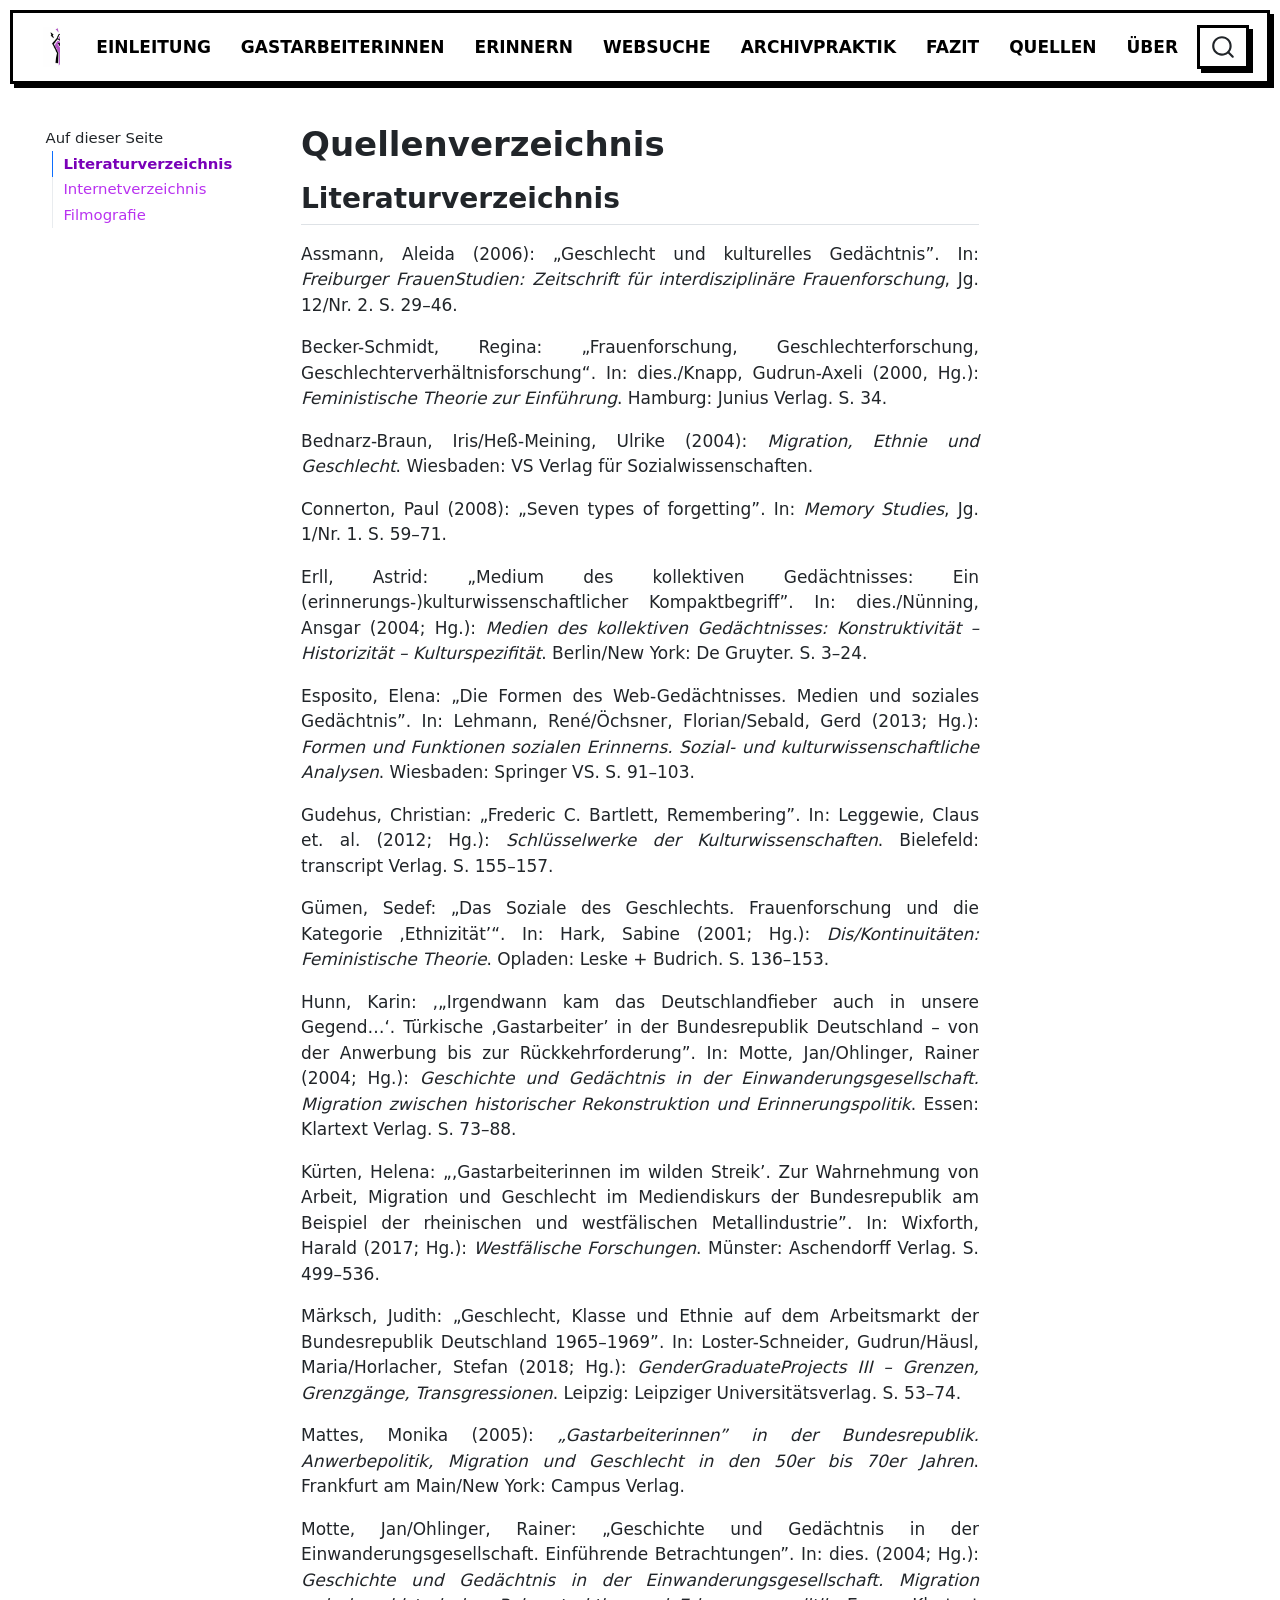
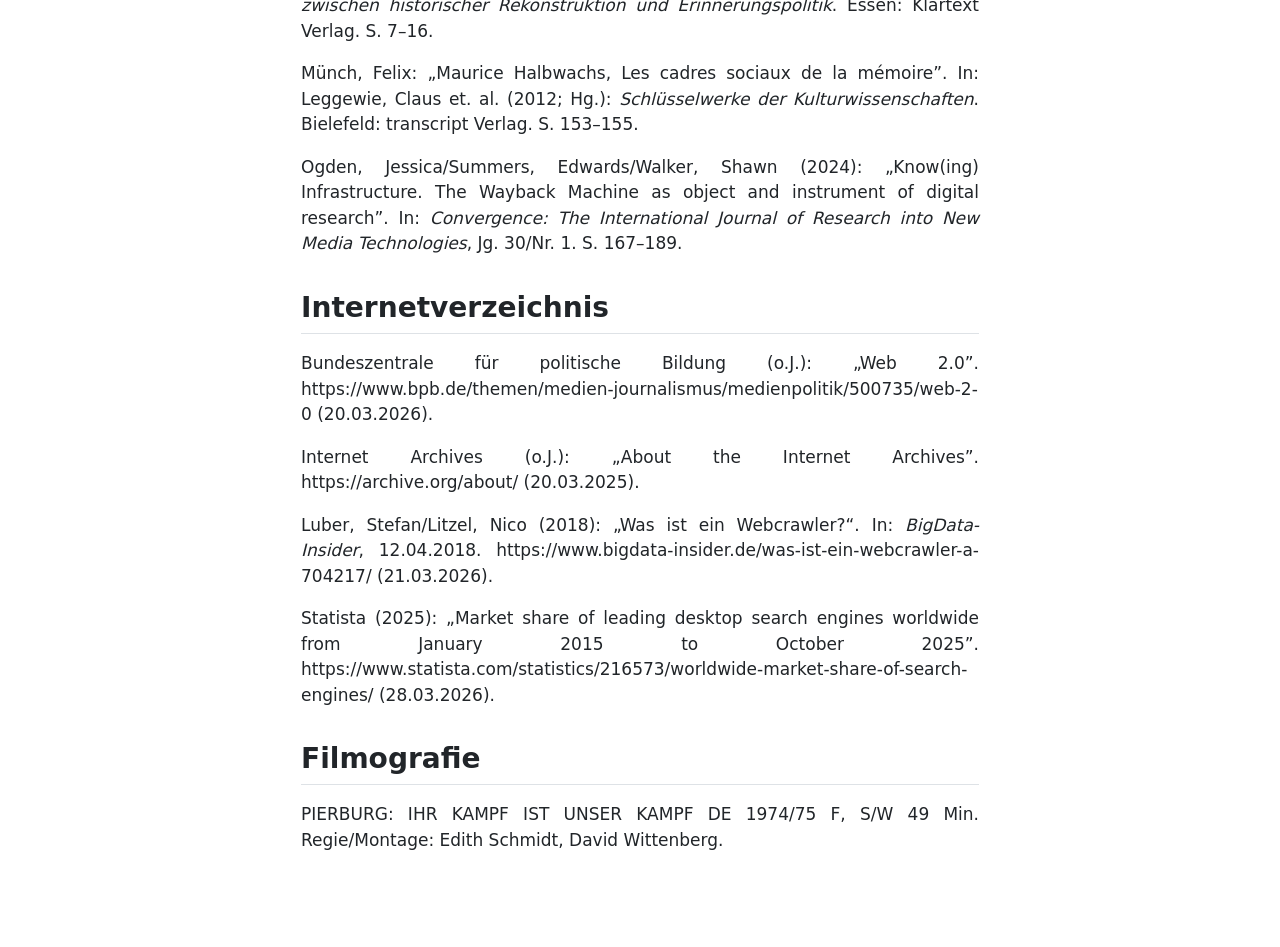
<file: Quellen.html>
<!DOCTYPE html>
<html xmlns="http://www.w3.org/1999/xhtml" lang="en" xml:lang="en"><head>

<meta charset="utf-8">
<meta name="generator" content="quarto-1.8.27">

<meta name="viewport" content="width=device-width, initial-scale=1.0, user-scalable=yes">


<title>Quellenverzeichnis – Gastarbeiterin</title>
<style>
code{white-space: pre-wrap;}
span.smallcaps{font-variant: small-caps;}
div.columns{display: flex; gap: min(4vw, 1.5em);}
div.column{flex: auto; overflow-x: auto;}
div.hanging-indent{margin-left: 1.5em; text-indent: -1.5em;}
ul.task-list{list-style: none;}
ul.task-list li input[type="checkbox"] {
  width: 0.8em;
  margin: 0 0.8em 0.2em -1em; /* quarto-specific, see https://github.com/quarto-dev/quarto-cli/issues/4556 */ 
  vertical-align: middle;
}
</style>


<script src="site_libs/quarto-nav/quarto-nav.js"></script>
<script src="site_libs/quarto-nav/headroom.min.js"></script>
<script src="site_libs/clipboard/clipboard.min.js"></script>
<script src="site_libs/quarto-search/autocomplete.umd.js"></script>
<script src="site_libs/quarto-search/fuse.min.js"></script>
<script src="site_libs/quarto-search/quarto-search.js"></script>
<meta name="quarto:offset" content="./">
<script src="site_libs/quarto-html/quarto.js" type="module"></script>
<script src="site_libs/quarto-html/tabsets/tabsets.js" type="module"></script>
<script src="site_libs/quarto-html/axe/axe-check.js" type="module"></script>
<script src="site_libs/quarto-html/popper.min.js"></script>
<script src="site_libs/quarto-html/tippy.umd.min.js"></script>
<script src="site_libs/quarto-html/anchor.min.js"></script>
<link href="site_libs/quarto-html/tippy.css" rel="stylesheet">
<link href="site_libs/quarto-html/quarto-syntax-highlighting-ed96de9b727972fe78a7b5d16c58bf87.css" rel="stylesheet" id="quarto-text-highlighting-styles">
<script src="site_libs/bootstrap/bootstrap.min.js"></script>
<link href="site_libs/bootstrap/bootstrap-icons.css" rel="stylesheet">
<link href="site_libs/bootstrap/bootstrap-3164c5ea54ff474c37b05b3bdcefbf73.min.css" rel="stylesheet" append-hash="true" id="quarto-bootstrap" data-mode="light">
<script id="quarto-search-options" type="application/json">{
  "location": "navbar",
  "copy-button": false,
  "collapse-after": 3,
  "panel-placement": "end",
  "type": "overlay",
  "limit": 50,
  "keyboard-shortcut": [
    "f",
    "/",
    "s"
  ],
  "show-item-context": false,
  "language": {
    "search-no-results-text": "No results",
    "search-matching-documents-text": "matching documents",
    "search-copy-link-title": "Copy link to search",
    "search-hide-matches-text": "Hide additional matches",
    "search-more-match-text": "more match in this document",
    "search-more-matches-text": "more matches in this document",
    "search-clear-button-title": "Clear",
    "search-text-placeholder": "",
    "search-detached-cancel-button-title": "Cancel",
    "search-submit-button-title": "Submit",
    "search-label": "Search"
  }
}</script>
<style>html{ scroll-behavior: smooth; }</style>


<link rel="stylesheet" href="styles.css">
</head>

<body class="floating nav-fixed quarto-light">

<div id="quarto-search-results"></div>
  <header id="quarto-header" class="headroom fixed-top">
    <nav class="navbar navbar-expand-lg " data-bs-theme="dark">
      <div class="navbar-container container-fluid">
      <div class="navbar-brand-container mx-auto">
    <a href="./index.html" class="navbar-brand navbar-brand-logo">
    <img src="./images/fist.png" alt="" class="navbar-logo light-content">
    <img src="./images/fist.png" alt="" class="navbar-logo dark-content">
    </a>
    <a class="navbar-brand" href="./index.html">
    <span class="navbar-title">Gastarbeiterin</span>
    </a>
  </div>
            <div id="quarto-search" class="" title="Search"></div>
          <button class="navbar-toggler" type="button" data-bs-toggle="collapse" data-bs-target="#navbarCollapse" aria-controls="navbarCollapse" role="menu" aria-expanded="false" aria-label="Toggle navigation" onclick="if (window.quartoToggleHeadroom) { window.quartoToggleHeadroom(); }">
  <span class="navbar-toggler-icon"></span>
</button>
          <div class="collapse navbar-collapse" id="navbarCollapse">
            <ul class="navbar-nav navbar-nav-scroll me-auto">
  <li class="nav-item">
    <a class="nav-link" href="./Einleitung.html"> 
<span class="menu-text">Einleitung</span></a>
  </li>  
  <li class="nav-item">
    <a class="nav-link" href="./Gastarbeiterinnen.html"> 
<span class="menu-text">Gastarbeiterinnen</span></a>
  </li>  
  <li class="nav-item">
    <a class="nav-link" href="./Erinnern.html"> 
<span class="menu-text">Erinnern</span></a>
  </li>  
  <li class="nav-item">
    <a class="nav-link" href="./Webrecherche.html"> 
<span class="menu-text">Websuche</span></a>
  </li>  
  <li class="nav-item">
    <a class="nav-link" href="./Archivpraktik.html"> 
<span class="menu-text">Archivpraktik</span></a>
  </li>  
  <li class="nav-item">
    <a class="nav-link" href="./Fazit.html"> 
<span class="menu-text">Fazit</span></a>
  </li>  
  <li class="nav-item">
    <a class="nav-link active" href="./Quellen.html" aria-current="page"> 
<span class="menu-text">Quellen</span></a>
  </li>  
</ul>
            <ul class="navbar-nav navbar-nav-scroll ms-auto">
  <li class="nav-item">
    <a class="nav-link" href="./Über.html"> 
<span class="menu-text">Über</span></a>
  </li>  
</ul>
          </div> <!-- /navcollapse -->
            <div class="quarto-navbar-tools">
</div>
      </div> <!-- /container-fluid -->
    </nav>
</header>
<!-- content -->
<div id="quarto-content" class="quarto-container page-columns page-rows-contents page-layout-article page-navbar">
<!-- sidebar -->
  <nav id="quarto-sidebar" class="sidebar collapse collapse-horizontal quarto-sidebar-collapse-item sidebar-navigation floating overflow-auto">
    <nav id="TOC" role="doc-toc" class="toc-active">
    <h2 id="toc-title">Auf dieser Seite</h2>
   
  <ul>
  <li><a href="#literaturverzeichnis" id="toc-literaturverzeichnis" class="nav-link active" data-scroll-target="#literaturverzeichnis">Literaturverzeichnis</a></li>
  <li><a href="#internetverzeichnis" id="toc-internetverzeichnis" class="nav-link" data-scroll-target="#internetverzeichnis">Internetverzeichnis</a></li>
  <li><a href="#filmografie" id="toc-filmografie" class="nav-link" data-scroll-target="#filmografie">Filmografie</a></li>
  </ul>
</nav>
</nav>
<div id="quarto-sidebar-glass" class="quarto-sidebar-collapse-item" data-bs-toggle="collapse" data-bs-target=".quarto-sidebar-collapse-item"></div>
<!-- margin-sidebar -->
    <div id="quarto-margin-sidebar" class="sidebar margin-sidebar zindex-bottom">
    </div>
<!-- main -->
<main class="content" id="quarto-document-content">

<header id="title-block-header" class="quarto-title-block default">
<div class="quarto-title">
<h1 class="title">Quellenverzeichnis</h1>
</div>



<div class="quarto-title-meta">

    
  
    
  </div>
  


</header>


<section id="literaturverzeichnis" class="level2">
<h2 class="anchored" data-anchor-id="literaturverzeichnis">Literaturverzeichnis</h2>
<p>Assmann, Aleida (2006): „Geschlecht und kulturelles Gedächtnis”. In: <em>Freiburger FrauenStudien: Zeitschrift für interdisziplinäre Frauenforschung</em>, Jg. 12/Nr. 2. S. 29–46.</p>
<p>Becker-Schmidt, Regina: „Frauenforschung, Geschlechterforschung, Geschlechterverhältnisforschung“. In: dies./Knapp, Gudrun-Axeli (2000, Hg.): <em>Feministische Theorie zur Einführung</em>. Hamburg: Junius Verlag. S. 34.</p>
<p>Bednarz-Braun, Iris/Heß-Meining, Ulrike (2004): <em>Migration, Ethnie und Geschlecht</em>. Wiesbaden: VS Verlag für Sozialwissenschaften.</p>
<p>Connerton, Paul (2008): „Seven types of forgetting”. In: <em>Memory Studies</em>, Jg. 1/Nr. 1. S. 59–71.</p>
<p>Erll, Astrid: „Medium des kollektiven Gedächtnisses: Ein (erinnerungs-)kulturwissenschaftlicher Kompaktbegriff”. In: dies./Nünning, Ansgar (2004; Hg.): <em>Medien des kollektiven Gedächtnisses: Konstruktivität – Historizität – Kulturspezifität</em>. Berlin/New York: De Gruyter. S. 3–24.</p>
<p>Esposito, Elena: „Die Formen des Web-Gedächtnisses. Medien und soziales Gedächtnis”. In: Lehmann, René/Öchsner, Florian/Sebald, Gerd (2013; Hg.): <em>Formen und Funktionen sozialen Erinnerns. Sozial- und kulturwissenschaftliche Analysen</em>. Wiesbaden: Springer VS. S. 91–103.</p>
<p>Gudehus, Christian: „Frederic C. Bartlett, Remembering”. In: Leggewie, Claus et. al.&nbsp;(2012; Hg.): <em>Schlüsselwerke der Kulturwissenschaften</em>. Bielefeld: transcript Verlag. S. 155–157.</p>
<p>Gümen, Sedef: „Das Soziale des Geschlechts. Frauenforschung und die Kategorie ‚Ethnizität’“. In: Hark, Sabine (2001; Hg.): <em>Dis/Kontinuitäten: Feministische Theorie</em>. Opladen: Leske + Budrich. S. 136–153.</p>
<p>Hunn, Karin: ‚„Irgendwann kam das Deutschlandfieber auch in unsere Gegend…‘. Türkische ‚Gastarbeiter’ in der Bundesrepublik Deutschland – von der Anwerbung bis zur Rückkehrforderung”. In: Motte, Jan/Ohlinger, Rainer (2004; Hg.): <em>Geschichte und Gedächtnis in der Einwanderungsgesellschaft. Migration zwischen historischer Rekonstruktion und Erinnerungspolitik</em>. Essen: Klartext Verlag. S. 73–88.</p>
<p>Kürten, Helena: „‚Gastarbeiterinnen im wilden Streik’. Zur Wahrnehmung von Arbeit, Migration und Geschlecht im Mediendiskurs der Bundesrepublik am Beispiel der rheinischen und westfälischen Metallindustrie”. In: Wixforth, Harald (2017; Hg.): <em>Westfälische Forschungen</em>. Münster: Aschendorff Verlag. S. 499–536.</p>
<p>Märksch, Judith: „Geschlecht, Klasse und Ethnie auf dem Arbeitsmarkt der Bundesrepublik Deutschland 1965–1969”. In: Loster-Schneider, Gudrun/Häusl, Maria/Horlacher, Stefan (2018; Hg.): <em>GenderGraduateProjects III – Grenzen, Grenzgänge, Transgressionen</em>. Leipzig: Leipziger Universitätsverlag. S. 53–74.</p>
<p>Mattes, Monika (2005): <em>„Gastarbeiterinnen” in der Bundesrepublik. Anwerbepolitik, Migration und Geschlecht in den 50er bis 70er Jahren</em>. Frankfurt am Main/New York: Campus Verlag.</p>
<p>Motte, Jan/Ohlinger, Rainer: „Geschichte und Gedächtnis in der Einwanderungsgesellschaft. Einführende Betrachtungen”. In: dies. (2004; Hg.): <em>Geschichte und Gedächtnis in der Einwanderungsgesellschaft. Migration zwischen historischer Rekonstruktion und Erinnerungspolitik</em>. Essen: Klartext Verlag. S. 7–16.</p>
<p>Münch, Felix: „Maurice Halbwachs, Les cadres sociaux de la mémoire”. In: Leggewie, Claus et. al.&nbsp;(2012; Hg.): <em>Schlüsselwerke der Kulturwissenschaften</em>. Bielefeld: transcript Verlag. S. 153–155.</p>
<p>Ogden, Jessica/Summers, Edwards/Walker, Shawn (2024): „Know(ing) Infrastructure. The Wayback Machine as object and instrument of digital research”. In: <em>Convergence: The International Journal of Research into New Media Technologies</em>, Jg. 30/Nr. 1. S. 167–189.</p>
</section>
<section id="internetverzeichnis" class="level2">
<h2 class="anchored" data-anchor-id="internetverzeichnis">Internetverzeichnis</h2>
<p>Bundeszentrale für politische Bildung (o.J.): „Web 2.0”. https://www.bpb.de/themen/medien-journalismus/medienpolitik/500735/web-2-0 (20.03.2026).</p>
<p>Internet Archives (o.J.): „About the Internet Archives”. https://archive.org/about/ (20.03.2025).</p>
<p>Luber, Stefan/Litzel, Nico (2018): „Was ist ein Webcrawler?“. In: <em>BigData-Insider</em>, 12.04.2018. https://www.bigdata-insider.de/was-ist-ein-webcrawler-a-704217/ (21.03.2026).</p>
<p>Statista (2025): „Market share of leading desktop search engines worldwide from January 2015 to October 2025”. https://www.statista.com/statistics/216573/worldwide-market-share-of-search-engines/ (28.03.2026).</p>
</section>
<section id="filmografie" class="level2">
<h2 class="anchored" data-anchor-id="filmografie">Filmografie</h2>
<p>PIERBURG: IHR KAMPF IST UNSER KAMPF DE 1974/75 F, S/W 49 Min. Regie/Montage: Edith Schmidt, David Wittenberg.</p>


</section>

</main> <!-- /main -->
<script>

window.addEventListener('hashchange', function () {

  const hash = window.location.hash.slice(1);

  const target = document.getElementById(hash);

  if (!target) return;

  const offset = hash.startsWith('fn') ? 100 : 60;

  setTimeout(function () {

    const y = target.getBoundingClientRect().top + window.scrollY - offset;

    window.scrollTo({ top: Math.max(0, y), behavior: 'instant' });

  }, 80);

});

</script>

<script id="quarto-html-after-body" type="application/javascript">
  window.document.addEventListener("DOMContentLoaded", function (event) {
    const icon = "";
    const anchorJS = new window.AnchorJS();
    anchorJS.options = {
      placement: 'right',
      icon: icon
    };
    anchorJS.add('.anchored');
    const isCodeAnnotation = (el) => {
      for (const clz of el.classList) {
        if (clz.startsWith('code-annotation-')) {                     
          return true;
        }
      }
      return false;
    }
    const onCopySuccess = function(e) {
      // button target
      const button = e.trigger;
      // don't keep focus
      button.blur();
      // flash "checked"
      button.classList.add('code-copy-button-checked');
      var currentTitle = button.getAttribute("title");
      button.setAttribute("title", "Copied!");
      let tooltip;
      if (window.bootstrap) {
        button.setAttribute("data-bs-toggle", "tooltip");
        button.setAttribute("data-bs-placement", "left");
        button.setAttribute("data-bs-title", "Copied!");
        tooltip = new bootstrap.Tooltip(button, 
          { trigger: "manual", 
            customClass: "code-copy-button-tooltip",
            offset: [0, -8]});
        tooltip.show();    
      }
      setTimeout(function() {
        if (tooltip) {
          tooltip.hide();
          button.removeAttribute("data-bs-title");
          button.removeAttribute("data-bs-toggle");
          button.removeAttribute("data-bs-placement");
        }
        button.setAttribute("title", currentTitle);
        button.classList.remove('code-copy-button-checked');
      }, 1000);
      // clear code selection
      e.clearSelection();
    }
    const getTextToCopy = function(trigger) {
      const outerScaffold = trigger.parentElement.cloneNode(true);
      const codeEl = outerScaffold.querySelector('code');
      for (const childEl of codeEl.children) {
        if (isCodeAnnotation(childEl)) {
          childEl.remove();
        }
      }
      return codeEl.innerText;
    }
    const clipboard = new window.ClipboardJS('.code-copy-button:not([data-in-quarto-modal])', {
      text: getTextToCopy
    });
    clipboard.on('success', onCopySuccess);
    if (window.document.getElementById('quarto-embedded-source-code-modal')) {
      const clipboardModal = new window.ClipboardJS('.code-copy-button[data-in-quarto-modal]', {
        text: getTextToCopy,
        container: window.document.getElementById('quarto-embedded-source-code-modal')
      });
      clipboardModal.on('success', onCopySuccess);
    }
      var localhostRegex = new RegExp(/^(?:http|https):\/\/localhost\:?[0-9]*\//);
      var mailtoRegex = new RegExp(/^mailto:/);
        var filterRegex = new RegExp("https:\/\/selin-g\.github\.io\/gastarbeiterin\/");
      var isInternal = (href) => {
          return filterRegex.test(href) || localhostRegex.test(href) || mailtoRegex.test(href);
      }
      // Inspect non-navigation links and adorn them if external
     var links = window.document.querySelectorAll('a[href]:not(.nav-link):not(.navbar-brand):not(.toc-action):not(.sidebar-link):not(.sidebar-item-toggle):not(.pagination-link):not(.no-external):not([aria-hidden]):not(.dropdown-item):not(.quarto-navigation-tool):not(.about-link)');
      for (var i=0; i<links.length; i++) {
        const link = links[i];
        if (!isInternal(link.href)) {
          // undo the damage that might have been done by quarto-nav.js in the case of
          // links that we want to consider external
          if (link.dataset.originalHref !== undefined) {
            link.href = link.dataset.originalHref;
          }
        }
      }
    function tippyHover(el, contentFn, onTriggerFn, onUntriggerFn) {
      const config = {
        allowHTML: true,
        maxWidth: 500,
        delay: 100,
        arrow: false,
        appendTo: function(el) {
            return el.parentElement;
        },
        interactive: true,
        interactiveBorder: 10,
        theme: 'quarto',
        placement: 'bottom-start',
      };
      if (contentFn) {
        config.content = contentFn;
      }
      if (onTriggerFn) {
        config.onTrigger = onTriggerFn;
      }
      if (onUntriggerFn) {
        config.onUntrigger = onUntriggerFn;
      }
      window.tippy(el, config); 
    }
    const noterefs = window.document.querySelectorAll('a[role="doc-noteref"]');
    for (var i=0; i<noterefs.length; i++) {
      const ref = noterefs[i];
      tippyHover(ref, function() {
        // use id or data attribute instead here
        let href = ref.getAttribute('data-footnote-href') || ref.getAttribute('href');
        try { href = new URL(href).hash; } catch {}
        const id = href.replace(/^#\/?/, "");
        const note = window.document.getElementById(id);
        if (note) {
          return note.innerHTML;
        } else {
          return "";
        }
      });
    }
    const xrefs = window.document.querySelectorAll('a.quarto-xref');
    const processXRef = (id, note) => {
      // Strip column container classes
      const stripColumnClz = (el) => {
        el.classList.remove("page-full", "page-columns");
        if (el.children) {
          for (const child of el.children) {
            stripColumnClz(child);
          }
        }
      }
      stripColumnClz(note)
      if (id === null || id.startsWith('sec-')) {
        // Special case sections, only their first couple elements
        const container = document.createElement("div");
        if (note.children && note.children.length > 2) {
          container.appendChild(note.children[0].cloneNode(true));
          for (let i = 1; i < note.children.length; i++) {
            const child = note.children[i];
            if (child.tagName === "P" && child.innerText === "") {
              continue;
            } else {
              container.appendChild(child.cloneNode(true));
              break;
            }
          }
          if (window.Quarto?.typesetMath) {
            window.Quarto.typesetMath(container);
          }
          return container.innerHTML
        } else {
          if (window.Quarto?.typesetMath) {
            window.Quarto.typesetMath(note);
          }
          return note.innerHTML;
        }
      } else {
        // Remove any anchor links if they are present
        const anchorLink = note.querySelector('a.anchorjs-link');
        if (anchorLink) {
          anchorLink.remove();
        }
        if (window.Quarto?.typesetMath) {
          window.Quarto.typesetMath(note);
        }
        if (note.classList.contains("callout")) {
          return note.outerHTML;
        } else {
          return note.innerHTML;
        }
      }
    }
    for (var i=0; i<xrefs.length; i++) {
      const xref = xrefs[i];
      tippyHover(xref, undefined, function(instance) {
        instance.disable();
        let url = xref.getAttribute('href');
        let hash = undefined; 
        if (url.startsWith('#')) {
          hash = url;
        } else {
          try { hash = new URL(url).hash; } catch {}
        }
        if (hash) {
          const id = hash.replace(/^#\/?/, "");
          const note = window.document.getElementById(id);
          if (note !== null) {
            try {
              const html = processXRef(id, note.cloneNode(true));
              instance.setContent(html);
            } finally {
              instance.enable();
              instance.show();
            }
          } else {
            // See if we can fetch this
            fetch(url.split('#')[0])
            .then(res => res.text())
            .then(html => {
              const parser = new DOMParser();
              const htmlDoc = parser.parseFromString(html, "text/html");
              const note = htmlDoc.getElementById(id);
              if (note !== null) {
                const html = processXRef(id, note);
                instance.setContent(html);
              } 
            }).finally(() => {
              instance.enable();
              instance.show();
            });
          }
        } else {
          // See if we can fetch a full url (with no hash to target)
          // This is a special case and we should probably do some content thinning / targeting
          fetch(url)
          .then(res => res.text())
          .then(html => {
            const parser = new DOMParser();
            const htmlDoc = parser.parseFromString(html, "text/html");
            const note = htmlDoc.querySelector('main.content');
            if (note !== null) {
              // This should only happen for chapter cross references
              // (since there is no id in the URL)
              // remove the first header
              if (note.children.length > 0 && note.children[0].tagName === "HEADER") {
                note.children[0].remove();
              }
              const html = processXRef(null, note);
              instance.setContent(html);
            } 
          }).finally(() => {
            instance.enable();
            instance.show();
          });
        }
      }, function(instance) {
      });
    }
        let selectedAnnoteEl;
        const selectorForAnnotation = ( cell, annotation) => {
          let cellAttr = 'data-code-cell="' + cell + '"';
          let lineAttr = 'data-code-annotation="' +  annotation + '"';
          const selector = 'span[' + cellAttr + '][' + lineAttr + ']';
          return selector;
        }
        const selectCodeLines = (annoteEl) => {
          const doc = window.document;
          const targetCell = annoteEl.getAttribute("data-target-cell");
          const targetAnnotation = annoteEl.getAttribute("data-target-annotation");
          const annoteSpan = window.document.querySelector(selectorForAnnotation(targetCell, targetAnnotation));
          const lines = annoteSpan.getAttribute("data-code-lines").split(",");
          const lineIds = lines.map((line) => {
            return targetCell + "-" + line;
          })
          let top = null;
          let height = null;
          let parent = null;
          if (lineIds.length > 0) {
              //compute the position of the single el (top and bottom and make a div)
              const el = window.document.getElementById(lineIds[0]);
              top = el.offsetTop;
              height = el.offsetHeight;
              parent = el.parentElement.parentElement;
            if (lineIds.length > 1) {
              const lastEl = window.document.getElementById(lineIds[lineIds.length - 1]);
              const bottom = lastEl.offsetTop + lastEl.offsetHeight;
              height = bottom - top;
            }
            if (top !== null && height !== null && parent !== null) {
              // cook up a div (if necessary) and position it 
              let div = window.document.getElementById("code-annotation-line-highlight");
              if (div === null) {
                div = window.document.createElement("div");
                div.setAttribute("id", "code-annotation-line-highlight");
                div.style.position = 'absolute';
                parent.appendChild(div);
              }
              div.style.top = top - 2 + "px";
              div.style.height = height + 4 + "px";
              div.style.left = 0;
              let gutterDiv = window.document.getElementById("code-annotation-line-highlight-gutter");
              if (gutterDiv === null) {
                gutterDiv = window.document.createElement("div");
                gutterDiv.setAttribute("id", "code-annotation-line-highlight-gutter");
                gutterDiv.style.position = 'absolute';
                const codeCell = window.document.getElementById(targetCell);
                const gutter = codeCell.querySelector('.code-annotation-gutter');
                gutter.appendChild(gutterDiv);
              }
              gutterDiv.style.top = top - 2 + "px";
              gutterDiv.style.height = height + 4 + "px";
            }
            selectedAnnoteEl = annoteEl;
          }
        };
        const unselectCodeLines = () => {
          const elementsIds = ["code-annotation-line-highlight", "code-annotation-line-highlight-gutter"];
          elementsIds.forEach((elId) => {
            const div = window.document.getElementById(elId);
            if (div) {
              div.remove();
            }
          });
          selectedAnnoteEl = undefined;
        };
          // Handle positioning of the toggle
      window.addEventListener(
        "resize",
        throttle(() => {
          elRect = undefined;
          if (selectedAnnoteEl) {
            selectCodeLines(selectedAnnoteEl);
          }
        }, 10)
      );
      function throttle(fn, ms) {
      let throttle = false;
      let timer;
        return (...args) => {
          if(!throttle) { // first call gets through
              fn.apply(this, args);
              throttle = true;
          } else { // all the others get throttled
              if(timer) clearTimeout(timer); // cancel #2
              timer = setTimeout(() => {
                fn.apply(this, args);
                timer = throttle = false;
              }, ms);
          }
        };
      }
        // Attach click handler to the DT
        const annoteDls = window.document.querySelectorAll('dt[data-target-cell]');
        for (const annoteDlNode of annoteDls) {
          annoteDlNode.addEventListener('click', (event) => {
            const clickedEl = event.target;
            if (clickedEl !== selectedAnnoteEl) {
              unselectCodeLines();
              const activeEl = window.document.querySelector('dt[data-target-cell].code-annotation-active');
              if (activeEl) {
                activeEl.classList.remove('code-annotation-active');
              }
              selectCodeLines(clickedEl);
              clickedEl.classList.add('code-annotation-active');
            } else {
              // Unselect the line
              unselectCodeLines();
              clickedEl.classList.remove('code-annotation-active');
            }
          });
        }
    const findCites = (el) => {
      const parentEl = el.parentElement;
      if (parentEl) {
        const cites = parentEl.dataset.cites;
        if (cites) {
          return {
            el,
            cites: cites.split(' ')
          };
        } else {
          return findCites(el.parentElement)
        }
      } else {
        return undefined;
      }
    };
    var bibliorefs = window.document.querySelectorAll('a[role="doc-biblioref"]');
    for (var i=0; i<bibliorefs.length; i++) {
      const ref = bibliorefs[i];
      const citeInfo = findCites(ref);
      if (citeInfo) {
        tippyHover(citeInfo.el, function() {
          var popup = window.document.createElement('div');
          citeInfo.cites.forEach(function(cite) {
            var citeDiv = window.document.createElement('div');
            citeDiv.classList.add('hanging-indent');
            citeDiv.classList.add('csl-entry');
            var biblioDiv = window.document.getElementById('ref-' + cite);
            if (biblioDiv) {
              citeDiv.innerHTML = biblioDiv.innerHTML;
            }
            popup.appendChild(citeDiv);
          });
          return popup.innerHTML;
        });
      }
    }
  });
  </script>
</div> <!-- /content -->




<script src="site_libs/quarto-html/zenscroll-min.js"></script>
</body></html>
</file>
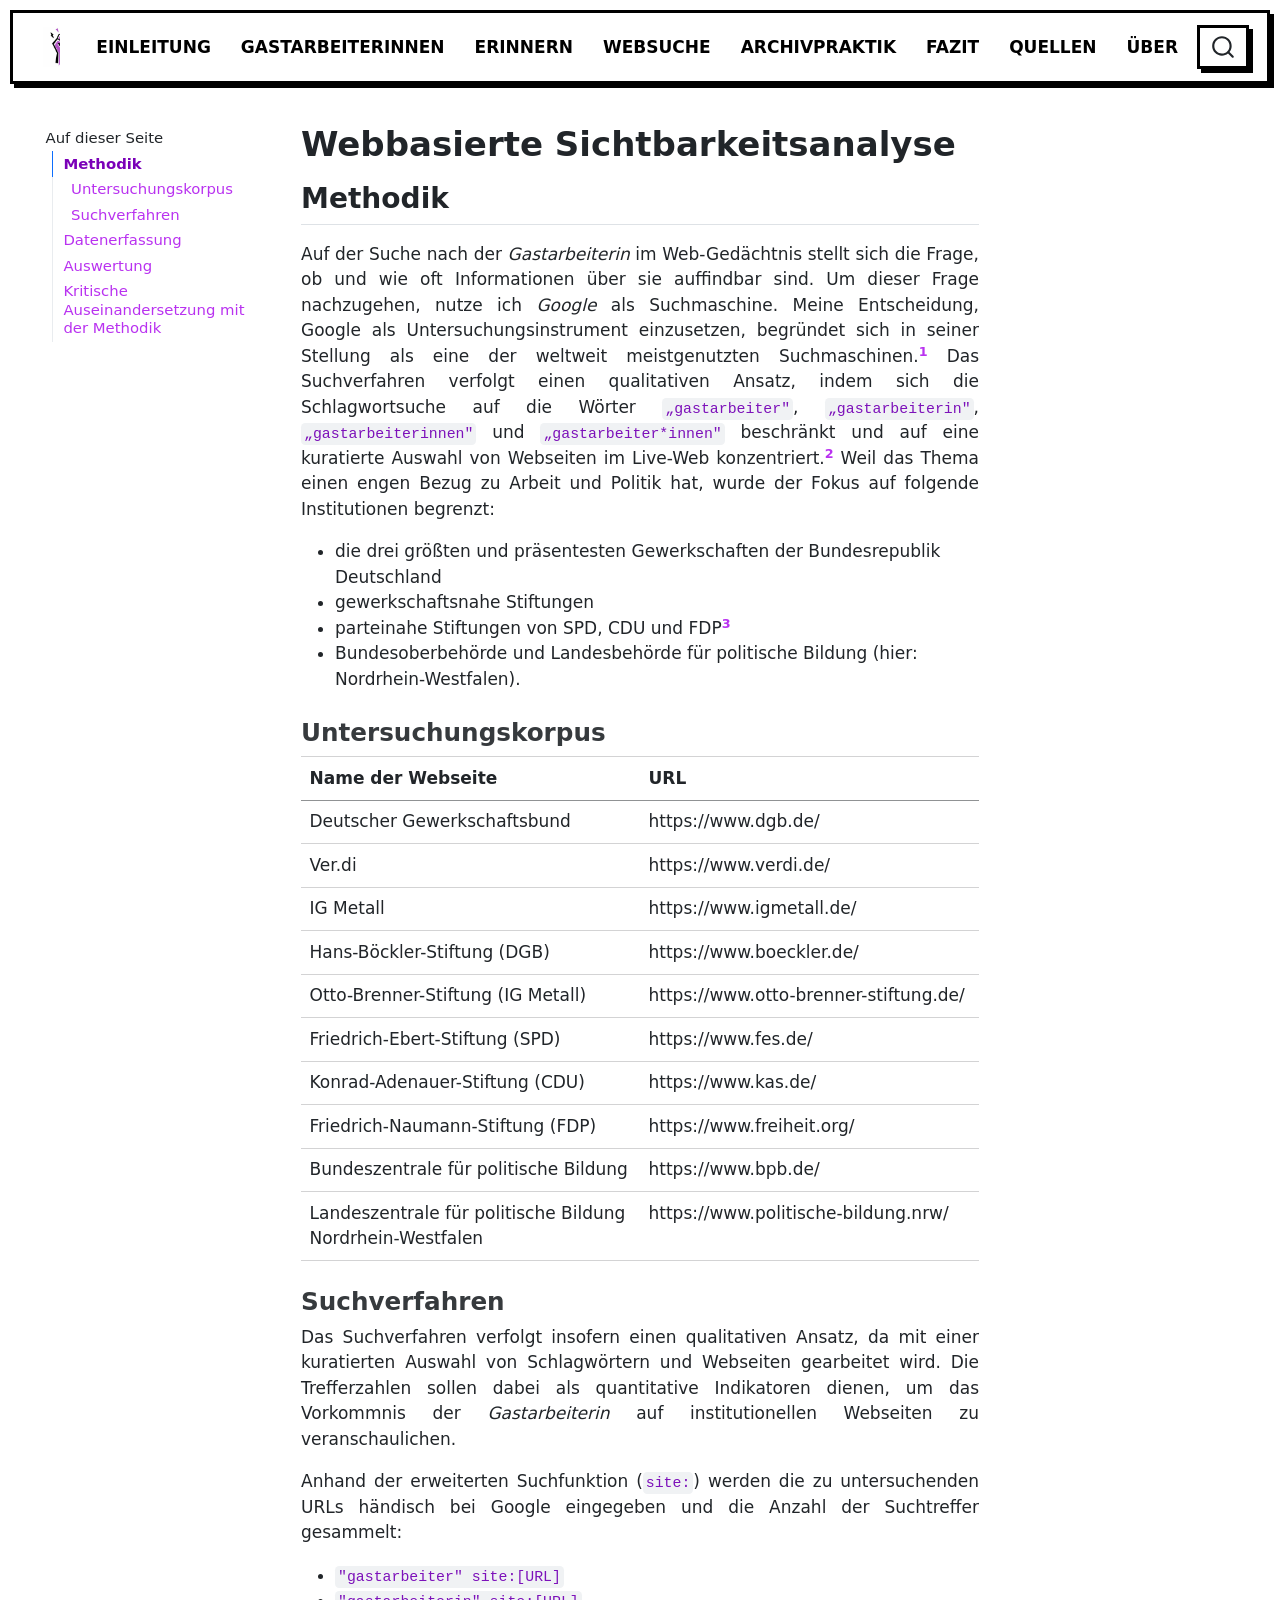
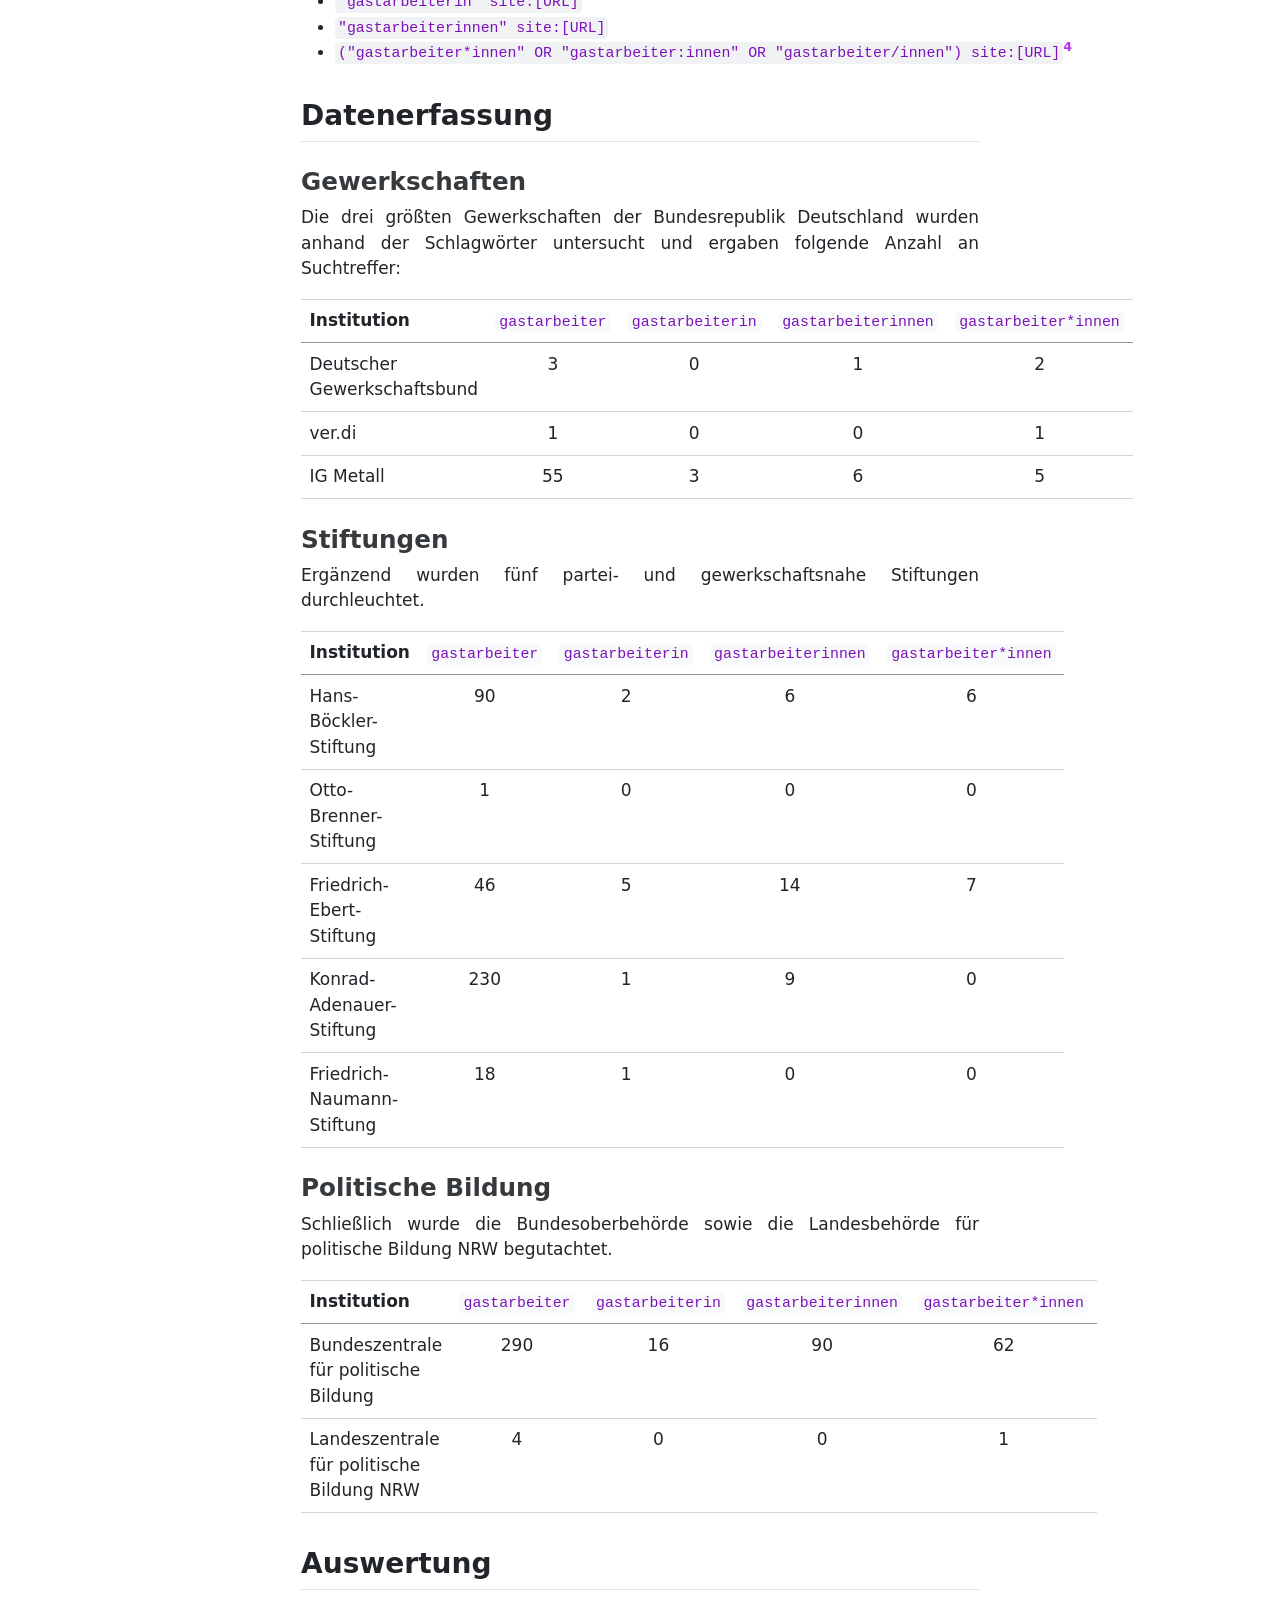
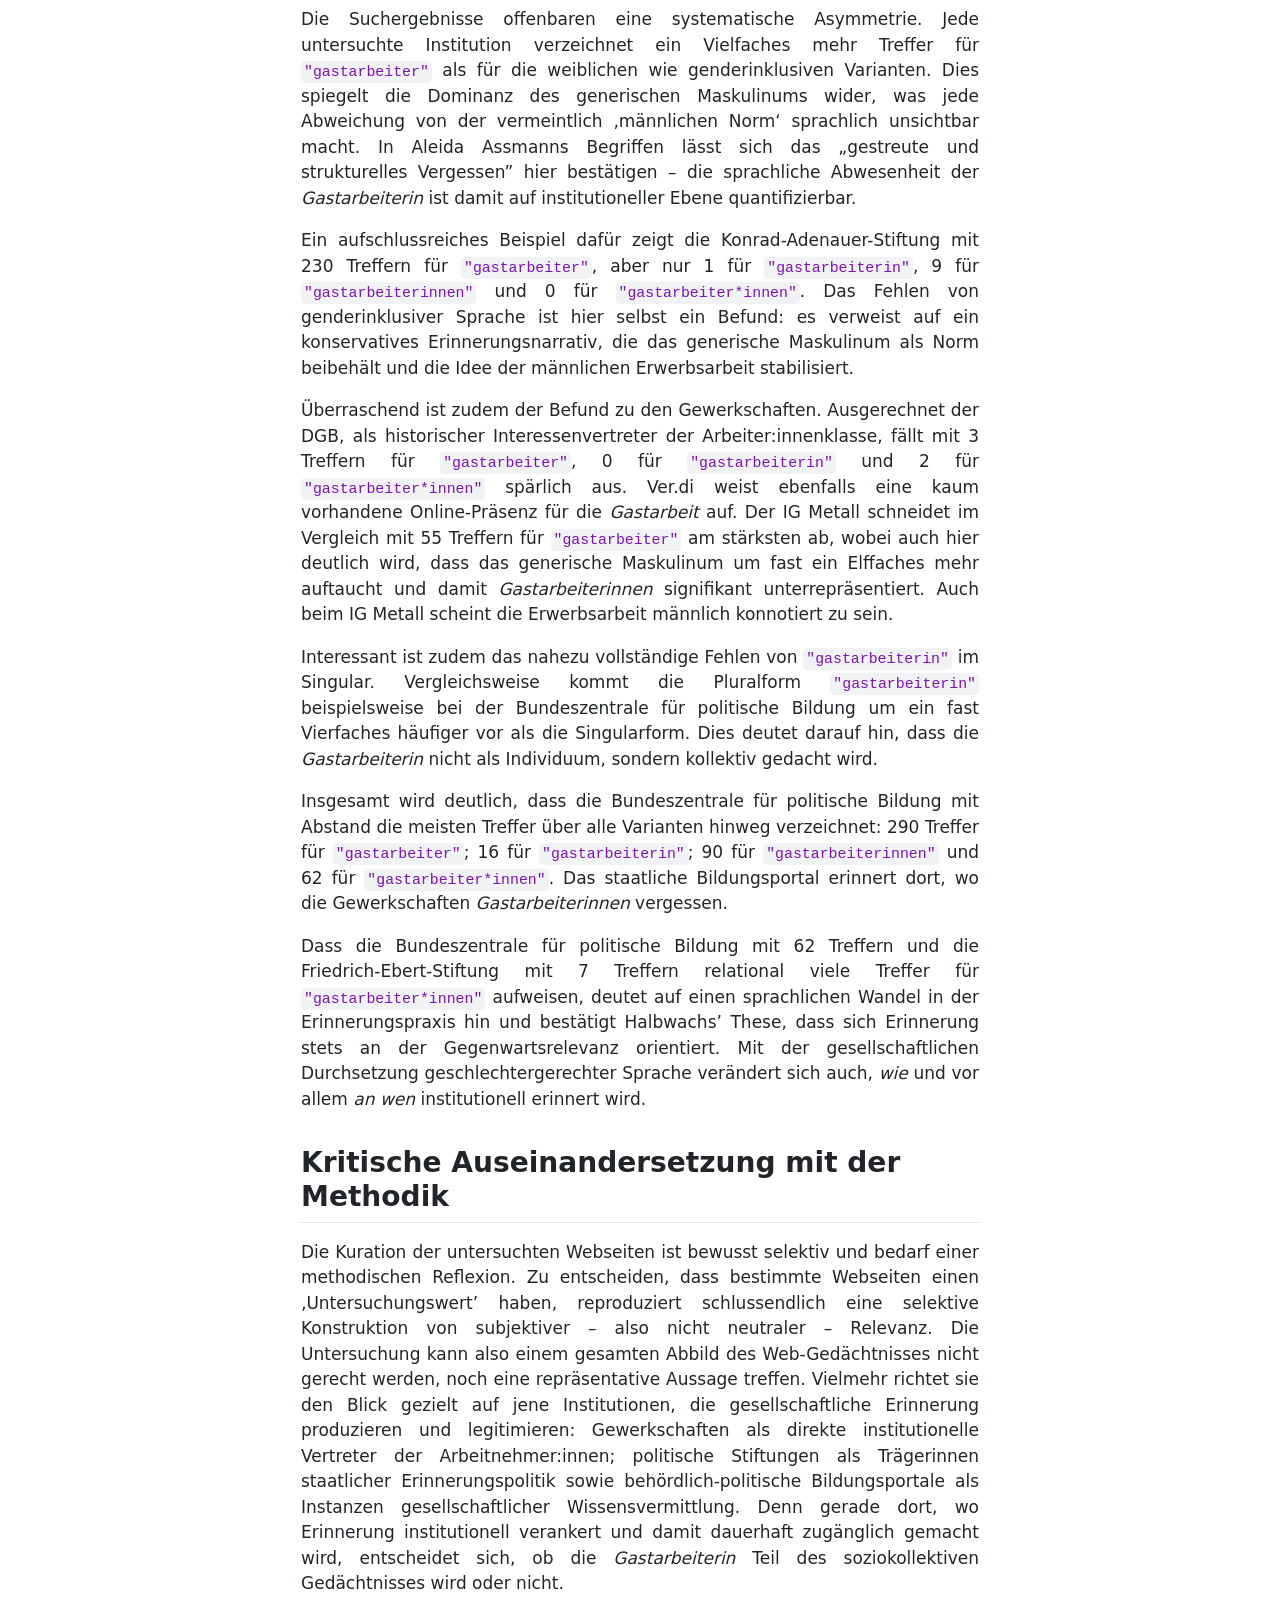
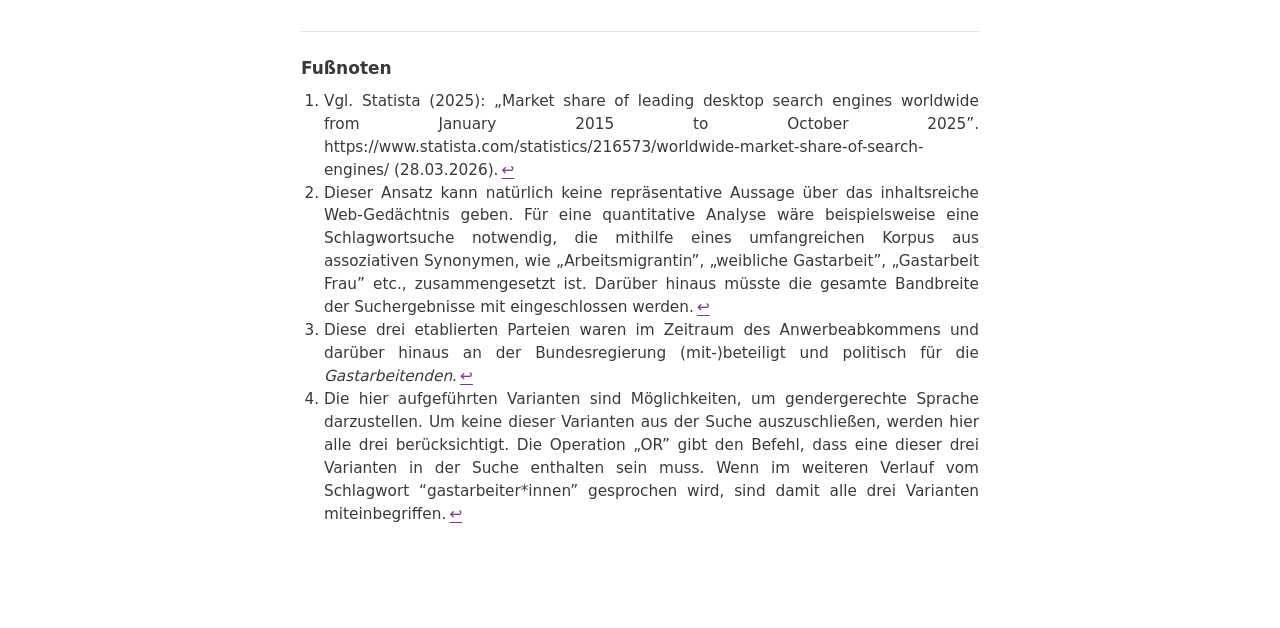
<file: Webrecherche.html>
<!DOCTYPE html>
<html xmlns="http://www.w3.org/1999/xhtml" lang="en" xml:lang="en"><head>

<meta charset="utf-8">
<meta name="generator" content="quarto-1.8.27">

<meta name="viewport" content="width=device-width, initial-scale=1.0, user-scalable=yes">


<title>Webbasierte Sichtbarkeitsanalyse – Gastarbeiterin</title>
<style>
code{white-space: pre-wrap;}
span.smallcaps{font-variant: small-caps;}
div.columns{display: flex; gap: min(4vw, 1.5em);}
div.column{flex: auto; overflow-x: auto;}
div.hanging-indent{margin-left: 1.5em; text-indent: -1.5em;}
ul.task-list{list-style: none;}
ul.task-list li input[type="checkbox"] {
  width: 0.8em;
  margin: 0 0.8em 0.2em -1em; /* quarto-specific, see https://github.com/quarto-dev/quarto-cli/issues/4556 */ 
  vertical-align: middle;
}
</style>


<script src="site_libs/quarto-nav/quarto-nav.js"></script>
<script src="site_libs/quarto-nav/headroom.min.js"></script>
<script src="site_libs/clipboard/clipboard.min.js"></script>
<script src="site_libs/quarto-search/autocomplete.umd.js"></script>
<script src="site_libs/quarto-search/fuse.min.js"></script>
<script src="site_libs/quarto-search/quarto-search.js"></script>
<meta name="quarto:offset" content="./">
<script src="site_libs/quarto-html/quarto.js" type="module"></script>
<script src="site_libs/quarto-html/tabsets/tabsets.js" type="module"></script>
<script src="site_libs/quarto-html/axe/axe-check.js" type="module"></script>
<script src="site_libs/quarto-html/popper.min.js"></script>
<script src="site_libs/quarto-html/tippy.umd.min.js"></script>
<script src="site_libs/quarto-html/anchor.min.js"></script>
<link href="site_libs/quarto-html/tippy.css" rel="stylesheet">
<link href="site_libs/quarto-html/quarto-syntax-highlighting-ed96de9b727972fe78a7b5d16c58bf87.css" rel="stylesheet" id="quarto-text-highlighting-styles">
<script src="site_libs/bootstrap/bootstrap.min.js"></script>
<link href="site_libs/bootstrap/bootstrap-icons.css" rel="stylesheet">
<link href="site_libs/bootstrap/bootstrap-3164c5ea54ff474c37b05b3bdcefbf73.min.css" rel="stylesheet" append-hash="true" id="quarto-bootstrap" data-mode="light">
<script id="quarto-search-options" type="application/json">{
  "location": "navbar",
  "copy-button": false,
  "collapse-after": 3,
  "panel-placement": "end",
  "type": "overlay",
  "limit": 50,
  "keyboard-shortcut": [
    "f",
    "/",
    "s"
  ],
  "show-item-context": false,
  "language": {
    "search-no-results-text": "No results",
    "search-matching-documents-text": "matching documents",
    "search-copy-link-title": "Copy link to search",
    "search-hide-matches-text": "Hide additional matches",
    "search-more-match-text": "more match in this document",
    "search-more-matches-text": "more matches in this document",
    "search-clear-button-title": "Clear",
    "search-text-placeholder": "",
    "search-detached-cancel-button-title": "Cancel",
    "search-submit-button-title": "Submit",
    "search-label": "Search"
  }
}</script>
<style>html{ scroll-behavior: smooth; }</style>


<link rel="stylesheet" href="styles.css">
</head>

<body class="floating nav-fixed quarto-light">

<div id="quarto-search-results"></div>
  <header id="quarto-header" class="headroom fixed-top">
    <nav class="navbar navbar-expand-lg " data-bs-theme="dark">
      <div class="navbar-container container-fluid">
      <div class="navbar-brand-container mx-auto">
    <a href="./index.html" class="navbar-brand navbar-brand-logo">
    <img src="./images/fist.png" alt="" class="navbar-logo light-content">
    <img src="./images/fist.png" alt="" class="navbar-logo dark-content">
    </a>
    <a class="navbar-brand" href="./index.html">
    <span class="navbar-title">Gastarbeiterin</span>
    </a>
  </div>
            <div id="quarto-search" class="" title="Search"></div>
          <button class="navbar-toggler" type="button" data-bs-toggle="collapse" data-bs-target="#navbarCollapse" aria-controls="navbarCollapse" role="menu" aria-expanded="false" aria-label="Toggle navigation" onclick="if (window.quartoToggleHeadroom) { window.quartoToggleHeadroom(); }">
  <span class="navbar-toggler-icon"></span>
</button>
          <div class="collapse navbar-collapse" id="navbarCollapse">
            <ul class="navbar-nav navbar-nav-scroll me-auto">
  <li class="nav-item">
    <a class="nav-link" href="./Einleitung.html"> 
<span class="menu-text">Einleitung</span></a>
  </li>  
  <li class="nav-item">
    <a class="nav-link" href="./Gastarbeiterinnen.html"> 
<span class="menu-text">Gastarbeiterinnen</span></a>
  </li>  
  <li class="nav-item">
    <a class="nav-link" href="./Erinnern.html"> 
<span class="menu-text">Erinnern</span></a>
  </li>  
  <li class="nav-item">
    <a class="nav-link active" href="./Webrecherche.html" aria-current="page"> 
<span class="menu-text">Websuche</span></a>
  </li>  
  <li class="nav-item">
    <a class="nav-link" href="./Archivpraktik.html"> 
<span class="menu-text">Archivpraktik</span></a>
  </li>  
  <li class="nav-item">
    <a class="nav-link" href="./Fazit.html"> 
<span class="menu-text">Fazit</span></a>
  </li>  
  <li class="nav-item">
    <a class="nav-link" href="./Quellen.html"> 
<span class="menu-text">Quellen</span></a>
  </li>  
</ul>
            <ul class="navbar-nav navbar-nav-scroll ms-auto">
  <li class="nav-item">
    <a class="nav-link" href="./Über.html"> 
<span class="menu-text">Über</span></a>
  </li>  
</ul>
          </div> <!-- /navcollapse -->
            <div class="quarto-navbar-tools">
</div>
      </div> <!-- /container-fluid -->
    </nav>
</header>
<!-- content -->
<div id="quarto-content" class="quarto-container page-columns page-rows-contents page-layout-article page-navbar">
<!-- sidebar -->
  <nav id="quarto-sidebar" class="sidebar collapse collapse-horizontal quarto-sidebar-collapse-item sidebar-navigation floating overflow-auto">
    <nav id="TOC" role="doc-toc" class="toc-active">
    <h2 id="toc-title">Auf dieser Seite</h2>
   
  <ul>
  <li><a href="#methodik" id="toc-methodik" class="nav-link active" data-scroll-target="#methodik">Methodik</a>
  <ul class="collapse">
  <li><a href="#untersuchungskorpus" id="toc-untersuchungskorpus" class="nav-link" data-scroll-target="#untersuchungskorpus">Untersuchungskorpus</a></li>
  <li><a href="#suchverfahren" id="toc-suchverfahren" class="nav-link" data-scroll-target="#suchverfahren">Suchverfahren</a></li>
  </ul></li>
  <li><a href="#datenerfassung" id="toc-datenerfassung" class="nav-link" data-scroll-target="#datenerfassung">Datenerfassung</a>
  <ul class="collapse">
  <li><a href="#gewerkschaften" id="toc-gewerkschaften" class="nav-link" data-scroll-target="#gewerkschaften">Gewerkschaften</a></li>
  <li><a href="#stiftungen" id="toc-stiftungen" class="nav-link" data-scroll-target="#stiftungen">Stiftungen</a></li>
  <li><a href="#politische-bildung" id="toc-politische-bildung" class="nav-link" data-scroll-target="#politische-bildung">Politische Bildung</a></li>
  </ul></li>
  <li><a href="#auswertung" id="toc-auswertung" class="nav-link" data-scroll-target="#auswertung">Auswertung</a></li>
  <li><a href="#kritische-auseinandersetzung-mit-der-methodik" id="toc-kritische-auseinandersetzung-mit-der-methodik" class="nav-link" data-scroll-target="#kritische-auseinandersetzung-mit-der-methodik">Kritische Auseinandersetzung mit der Methodik</a></li>
  </ul>
</nav>
</nav>
<div id="quarto-sidebar-glass" class="quarto-sidebar-collapse-item" data-bs-toggle="collapse" data-bs-target=".quarto-sidebar-collapse-item"></div>
<!-- margin-sidebar -->
    <div id="quarto-margin-sidebar" class="sidebar margin-sidebar zindex-bottom">
    </div>
<!-- main -->
<main class="content" id="quarto-document-content">

<header id="title-block-header" class="quarto-title-block default">
<div class="quarto-title">
<h1 class="title">Webbasierte Sichtbarkeitsanalyse</h1>
</div>



<div class="quarto-title-meta">

    
  
    
  </div>
  


</header>


<section id="methodik" class="level2">
<h2 class="anchored" data-anchor-id="methodik">Methodik</h2>
<p>Auf der Suche nach der <em>Gastarbeiterin</em> im Web-Gedächtnis stellt sich die Frage, ob und wie oft Informationen über sie auffindbar sind. Um dieser Frage nachzugehen, nutze ich <em>Google</em> als Suchmaschine. Meine Entscheidung, Google als Untersuchungsinstrument einzusetzen, begründet sich in seiner Stellung als eine der weltweit meistgenutzten Suchmaschinen.<a href="#fn1" class="footnote-ref" id="fnref1" role="doc-noteref"><sup>1</sup></a> Das Suchverfahren verfolgt einen qualitativen Ansatz, indem sich die Schlagwortsuche auf die Wörter <code>„gastarbeiter"</code>, <code>„gastarbeiterin"</code>, <code>„gastarbeiterinnen"</code> und <code>„gastarbeiter*innen"</code> beschränkt und auf eine kuratierte Auswahl von Webseiten im Live-Web konzentriert.<a href="#fn2" class="footnote-ref" id="fnref2" role="doc-noteref"><sup>2</sup></a> Weil das Thema einen engen Bezug zu Arbeit und Politik hat, wurde der Fokus auf folgende Institutionen begrenzt:</p>
<ul>
<li>die drei größten und präsentesten Gewerkschaften der Bundesrepublik Deutschland</li>
<li>gewerkschaftsnahe Stiftungen</li>
<li>parteinahe Stiftungen von SPD, CDU und FDP<a href="#fn3" class="footnote-ref" id="fnref3" role="doc-noteref"><sup>3</sup></a></li>
<li>Bundesoberbehörde und Landesbehörde für politische Bildung (hier: Nordrhein-Westfalen).</li>
</ul>
<section id="untersuchungskorpus" class="level3">
<h3 class="anchored" data-anchor-id="untersuchungskorpus">Untersuchungskorpus</h3>
<table class="caption-top table">
<colgroup>
<col style="width: 50%">
<col style="width: 50%">
</colgroup>
<thead>
<tr class="header">
<th>Name der Webseite</th>
<th>URL</th>
</tr>
</thead>
<tbody>
<tr class="odd">
<td>Deutscher Gewerkschaftsbund</td>
<td>https://www.dgb.de/</td>
</tr>
<tr class="even">
<td>Ver.di</td>
<td>https://www.verdi.de/</td>
</tr>
<tr class="odd">
<td>IG Metall</td>
<td>https://www.igmetall.de/</td>
</tr>
<tr class="even">
<td>Hans-Böckler-Stiftung (DGB)</td>
<td>https://www.boeckler.de/</td>
</tr>
<tr class="odd">
<td>Otto-Brenner-Stiftung (IG Metall)</td>
<td>https://www.otto-brenner-stiftung.de/</td>
</tr>
<tr class="even">
<td>Friedrich-Ebert-Stiftung (SPD)</td>
<td>https://www.fes.de/</td>
</tr>
<tr class="odd">
<td>Konrad-Adenauer-Stiftung (CDU)</td>
<td>https://www.kas.de/</td>
</tr>
<tr class="even">
<td>Friedrich-Naumann-Stiftung (FDP)</td>
<td>https://www.freiheit.org/</td>
</tr>
<tr class="odd">
<td>Bundeszentrale für politische Bildung</td>
<td>https://www.bpb.de/</td>
</tr>
<tr class="even">
<td>Landeszentrale für politische Bildung Nordrhein-Westfalen</td>
<td>https://www.politische-bildung.nrw/</td>
</tr>
</tbody>
</table>
</section>
<section id="suchverfahren" class="level3">
<h3 class="anchored" data-anchor-id="suchverfahren">Suchverfahren</h3>
<p>Das Suchverfahren verfolgt insofern einen qualitativen Ansatz, da mit einer kuratierten Auswahl von Schlagwörtern und Webseiten gearbeitet wird. Die Trefferzahlen sollen dabei als quantitative Indikatoren dienen, um das Vorkommnis der <em>Gastarbeiterin</em> auf institutionellen Webseiten zu veranschaulichen.</p>
<p>Anhand der erweiterten Suchfunktion (<code>site:</code>) werden die zu untersuchenden URLs händisch bei Google eingegeben und die Anzahl der Suchtreffer gesammelt:</p>
<ul>
<li><code>"gastarbeiter" site:[URL]</code></li>
<li><code>"gastarbeiterin" site:[URL]</code></li>
<li><code>"gastarbeiterinnen" site:[URL]</code></li>
<li><code>("gastarbeiter*innen" OR "gastarbeiter:innen" OR "gastarbeiter/innen") site:[URL]</code><a href="#fn4" class="footnote-ref" id="fnref4" role="doc-noteref"><sup>4</sup></a></li>
</ul>
</section>
</section>
<section id="datenerfassung" class="level2">
<h2 class="anchored" data-anchor-id="datenerfassung">Datenerfassung</h2>
<section id="gewerkschaften" class="level3">
<h3 class="anchored" data-anchor-id="gewerkschaften">Gewerkschaften</h3>
<p>Die drei größten Gewerkschaften der Bundesrepublik Deutschland wurden anhand der Schlagwörter untersucht und ergaben folgende Anzahl an Suchtreffer:</p>
<table class="caption-top table">
<colgroup>
<col style="width: 13%">
<col style="width: 21%">
<col style="width: 21%">
<col style="width: 21%">
<col style="width: 21%">
</colgroup>
<thead>
<tr class="header">
<th>Institution</th>
<th style="text-align: center;"><code>gastarbeiter</code></th>
<th style="text-align: center;"><code>gastarbeiterin</code></th>
<th style="text-align: center;"><code>gastarbeiterinnen</code></th>
<th style="text-align: center;"><code>gastarbeiter*innen</code></th>
</tr>
</thead>
<tbody>
<tr class="odd">
<td>Deutscher Gewerkschaftsbund</td>
<td style="text-align: center;">3</td>
<td style="text-align: center;">0</td>
<td style="text-align: center;">1</td>
<td style="text-align: center;">2</td>
</tr>
<tr class="even">
<td>ver.di</td>
<td style="text-align: center;">1</td>
<td style="text-align: center;">0</td>
<td style="text-align: center;">0</td>
<td style="text-align: center;">1</td>
</tr>
<tr class="odd">
<td>IG Metall</td>
<td style="text-align: center;">55</td>
<td style="text-align: center;">3</td>
<td style="text-align: center;">6</td>
<td style="text-align: center;">5</td>
</tr>
</tbody>
</table>
</section>
<section id="stiftungen" class="level3">
<h3 class="anchored" data-anchor-id="stiftungen">Stiftungen</h3>
<p>Ergänzend wurden fünf partei- und gewerkschaftsnahe Stiftungen durchleuchtet.</p>
<table class="caption-top table">
<colgroup>
<col style="width: 13%">
<col style="width: 21%">
<col style="width: 21%">
<col style="width: 21%">
<col style="width: 21%">
</colgroup>
<thead>
<tr class="header">
<th>Institution</th>
<th style="text-align: center;"><code>gastarbeiter</code></th>
<th style="text-align: center;"><code>gastarbeiterin</code></th>
<th style="text-align: center;"><code>gastarbeiterinnen</code></th>
<th style="text-align: center;"><code>gastarbeiter*innen</code></th>
</tr>
</thead>
<tbody>
<tr class="odd">
<td>Hans-Böckler-Stiftung</td>
<td style="text-align: center;">90</td>
<td style="text-align: center;">2</td>
<td style="text-align: center;">6</td>
<td style="text-align: center;">6</td>
</tr>
<tr class="even">
<td>Otto-Brenner-Stiftung</td>
<td style="text-align: center;">1</td>
<td style="text-align: center;">0</td>
<td style="text-align: center;">0</td>
<td style="text-align: center;">0</td>
</tr>
<tr class="odd">
<td>Friedrich-Ebert-Stiftung</td>
<td style="text-align: center;">46</td>
<td style="text-align: center;">5</td>
<td style="text-align: center;">14</td>
<td style="text-align: center;">7</td>
</tr>
<tr class="even">
<td>Konrad-Adenauer-Stiftung</td>
<td style="text-align: center;">230</td>
<td style="text-align: center;">1</td>
<td style="text-align: center;">9</td>
<td style="text-align: center;">0</td>
</tr>
<tr class="odd">
<td>Friedrich-Naumann-Stiftung</td>
<td style="text-align: center;">18</td>
<td style="text-align: center;">1</td>
<td style="text-align: center;">0</td>
<td style="text-align: center;">0</td>
</tr>
</tbody>
</table>
</section>
<section id="politische-bildung" class="level3">
<h3 class="anchored" data-anchor-id="politische-bildung">Politische Bildung</h3>
<p>Schließlich wurde die Bundesoberbehörde sowie die Landesbehörde für politische Bildung NRW begutachtet.</p>
<table class="caption-top table">
<colgroup>
<col style="width: 13%">
<col style="width: 21%">
<col style="width: 21%">
<col style="width: 21%">
<col style="width: 21%">
</colgroup>
<thead>
<tr class="header">
<th>Institution</th>
<th style="text-align: center;"><code>gastarbeiter</code></th>
<th style="text-align: center;"><code>gastarbeiterin</code></th>
<th style="text-align: center;"><code>gastarbeiterinnen</code></th>
<th style="text-align: center;"><code>gastarbeiter*innen</code></th>
</tr>
</thead>
<tbody>
<tr class="odd">
<td>Bundeszentrale für politische Bildung</td>
<td style="text-align: center;">290</td>
<td style="text-align: center;">16</td>
<td style="text-align: center;">90</td>
<td style="text-align: center;">62</td>
</tr>
<tr class="even">
<td>Landeszentrale für politische Bildung NRW</td>
<td style="text-align: center;">4</td>
<td style="text-align: center;">0</td>
<td style="text-align: center;">0</td>
<td style="text-align: center;">1</td>
</tr>
</tbody>
</table>
</section>
</section>
<section id="auswertung" class="level2">
<h2 class="anchored" data-anchor-id="auswertung">Auswertung</h2>
<p>Die Suchergebnisse offenbaren eine systematische Asymmetrie. Jede untersuchte Institution verzeichnet ein Vielfaches mehr Treffer für <code>"gastarbeiter"</code> als für die weiblichen wie genderinklusiven Varianten. Dies spiegelt die Dominanz des generischen Maskulinums wider, was jede Abweichung von der vermeintlich ‚männlichen Norm‘ sprachlich unsichtbar macht. In Aleida Assmanns Begriffen lässt sich das „gestreute und strukturelles Vergessen” hier bestätigen – die sprachliche Abwesenheit der <em>Gastarbeiterin</em> ist damit auf institutioneller Ebene quantifizierbar.</p>
<p>Ein aufschlussreiches Beispiel dafür zeigt die Konrad-Adenauer-Stiftung mit 230 Treffern für <code>"gastarbeiter"</code>, aber nur 1 für <code>"gastarbeiterin"</code>, 9 für <code>"gastarbeiterinnen"</code> und 0 für <code>"gastarbeiter*innen"</code>. Das Fehlen von genderinklusiver Sprache ist hier selbst ein Befund: es verweist auf ein konservatives Erinnerungsnarrativ, die das generische Maskulinum als Norm beibehält und die Idee der männlichen Erwerbsarbeit stabilisiert.</p>
<p>Überraschend ist zudem der Befund zu den Gewerkschaften. Ausgerechnet der DGB, als historischer Interessenvertreter der Arbeiter:innenklasse, fällt mit 3 Treffern für <code>"gastarbeiter"</code>, 0 für <code>"gastarbeiterin"</code> und 2 für <code>"gastarbeiter*innen"</code> spärlich aus. Ver.di weist ebenfalls eine kaum vorhandene Online-Präsenz für die <em>Gastarbeit</em> auf. Der IG Metall schneidet im Vergleich mit 55 Treffern für <code>"gastarbeiter"</code> am stärksten ab, wobei auch hier deutlich wird, dass das generische Maskulinum um fast ein Elffaches mehr auftaucht und damit <em>Gastarbeiterinnen</em> signifikant unterrepräsentiert. Auch beim IG Metall scheint die Erwerbsarbeit männlich konnotiert zu sein.</p>
<p>Interessant ist zudem das nahezu vollständige Fehlen von <code>"gastarbeiterin"</code> im Singular. Vergleichsweise kommt die Pluralform <code>"gastarbeiterin"</code> beispielsweise bei der Bundeszentrale für politische Bildung um ein fast Vierfaches häufiger vor als die Singularform. Dies deutet darauf hin, dass die <em>Gastarbeiterin</em> nicht als Individuum, sondern kollektiv gedacht wird.</p>
<p>Insgesamt wird deutlich, dass die Bundeszentrale für politische Bildung mit Abstand die meisten Treffer über alle Varianten hinweg verzeichnet: 290 Treffer für <code>"gastarbeiter"</code>; 16 für <code>"gastarbeiterin"</code>; 90 für <code>"gastarbeiterinnen"</code> und 62 für <code>"gastarbeiter*innen"</code>. Das staatliche Bildungsportal erinnert dort, wo die Gewerkschaften <em>Gastarbeiterinnen</em> vergessen.</p>
<p>Dass die Bundeszentrale für politische Bildung mit 62 Treffern und die Friedrich-Ebert-Stiftung mit 7 Treffern relational viele Treffer für <code>"gastarbeiter*innen"</code> aufweisen, deutet auf einen sprachlichen Wandel in der Erinnerungspraxis hin und bestätigt Halbwachs’ These, dass sich Erinnerung stets an der Gegenwartsrelevanz orientiert. Mit der gesellschaftlichen Durchsetzung geschlechtergerechter Sprache verändert sich auch, <em>wie</em> und vor allem <em>an wen</em> institutionell erinnert wird.</p>
</section>
<section id="kritische-auseinandersetzung-mit-der-methodik" class="level2">
<h2 class="anchored" data-anchor-id="kritische-auseinandersetzung-mit-der-methodik">Kritische Auseinandersetzung mit der Methodik</h2>
<p>Die Kuration der untersuchten Webseiten ist bewusst selektiv und bedarf einer methodischen Reflexion. Zu entscheiden, dass bestimmte Webseiten einen ‚Untersuchungswert’ haben, reproduziert schlussendlich eine selektive Konstruktion von subjektiver – also nicht neutraler – Relevanz. Die Untersuchung kann also einem gesamten Abbild des Web-Gedächtnisses nicht gerecht werden, noch eine repräsentative Aussage treffen. Vielmehr richtet sie den Blick gezielt auf jene Institutionen, die gesellschaftliche Erinnerung produzieren und legitimieren: Gewerkschaften als direkte institutionelle Vertreter der Arbeitnehmer:innen; politische Stiftungen als Trägerinnen staatlicher Erinnerungspolitik sowie behördlich-politische Bildungsportale als Instanzen gesellschaftlicher Wissensvermittlung. Denn gerade dort, wo Erinnerung institutionell verankert und damit dauerhaft zugänglich gemacht wird, entscheidet sich, ob die <em>Gastarbeiterin</em> Teil des soziokollektiven Gedächtnisses wird oder nicht.</p>


</section>


<div id="quarto-appendix" class="default"><section id="footnotes" class="footnotes footnotes-end-of-document" role="doc-endnotes"><h2 class="anchored quarto-appendix-heading">Fußnoten</h2>

<ol>
<li id="fn1"><p>Vgl. Statista (2025): „Market share of leading desktop search engines worldwide from January 2015 to October 2025”. https://www.statista.com/statistics/216573/worldwide-market-share-of-search-engines/ (28.03.2026).<a href="#fnref1" class="footnote-back" role="doc-backlink">↩︎</a></p></li>
<li id="fn2"><p>Dieser Ansatz kann natürlich keine repräsentative Aussage über das inhaltsreiche Web-Gedächtnis geben. Für eine quantitative Analyse wäre beispielsweise eine Schlagwortsuche notwendig, die mithilfe eines umfangreichen Korpus aus assoziativen Synonymen, wie „Arbeitsmigrantin”, „weibliche Gastarbeit”, „Gastarbeit Frau” etc., zusammengesetzt ist. Darüber hinaus müsste die gesamte Bandbreite der Suchergebnisse mit eingeschlossen werden.<a href="#fnref2" class="footnote-back" role="doc-backlink">↩︎</a></p></li>
<li id="fn3"><p>Diese drei etablierten Parteien waren im Zeitraum des Anwerbeabkommens und darüber hinaus an der Bundesregierung (mit-)beteiligt und politisch für die <em>Gastarbeitenden</em>.<a href="#fnref3" class="footnote-back" role="doc-backlink">↩︎</a></p></li>
<li id="fn4"><p>Die hier aufgeführten Varianten sind Möglichkeiten, um gendergerechte Sprache darzustellen. Um keine dieser Varianten aus der Suche auszuschließen, werden hier alle drei berücksichtigt. Die Operation „OR” gibt den Befehl, dass eine dieser drei Varianten in der Suche enthalten sein muss. Wenn im weiteren Verlauf vom Schlagwort “gastarbeiter*innen” gesprochen wird, sind damit alle drei Varianten miteinbegriffen.<a href="#fnref4" class="footnote-back" role="doc-backlink">↩︎</a></p></li>
</ol>
</section></div></main> <!-- /main -->
<script>

window.addEventListener('hashchange', function () {

  const hash = window.location.hash.slice(1);

  const target = document.getElementById(hash);

  if (!target) return;

  const offset = hash.startsWith('fn') ? 100 : 60;

  setTimeout(function () {

    const y = target.getBoundingClientRect().top + window.scrollY - offset;

    window.scrollTo({ top: Math.max(0, y), behavior: 'instant' });

  }, 80);

});

</script>

<script id="quarto-html-after-body" type="application/javascript">
  window.document.addEventListener("DOMContentLoaded", function (event) {
    const icon = "";
    const anchorJS = new window.AnchorJS();
    anchorJS.options = {
      placement: 'right',
      icon: icon
    };
    anchorJS.add('.anchored');
    const isCodeAnnotation = (el) => {
      for (const clz of el.classList) {
        if (clz.startsWith('code-annotation-')) {                     
          return true;
        }
      }
      return false;
    }
    const onCopySuccess = function(e) {
      // button target
      const button = e.trigger;
      // don't keep focus
      button.blur();
      // flash "checked"
      button.classList.add('code-copy-button-checked');
      var currentTitle = button.getAttribute("title");
      button.setAttribute("title", "Copied!");
      let tooltip;
      if (window.bootstrap) {
        button.setAttribute("data-bs-toggle", "tooltip");
        button.setAttribute("data-bs-placement", "left");
        button.setAttribute("data-bs-title", "Copied!");
        tooltip = new bootstrap.Tooltip(button, 
          { trigger: "manual", 
            customClass: "code-copy-button-tooltip",
            offset: [0, -8]});
        tooltip.show();    
      }
      setTimeout(function() {
        if (tooltip) {
          tooltip.hide();
          button.removeAttribute("data-bs-title");
          button.removeAttribute("data-bs-toggle");
          button.removeAttribute("data-bs-placement");
        }
        button.setAttribute("title", currentTitle);
        button.classList.remove('code-copy-button-checked');
      }, 1000);
      // clear code selection
      e.clearSelection();
    }
    const getTextToCopy = function(trigger) {
      const outerScaffold = trigger.parentElement.cloneNode(true);
      const codeEl = outerScaffold.querySelector('code');
      for (const childEl of codeEl.children) {
        if (isCodeAnnotation(childEl)) {
          childEl.remove();
        }
      }
      return codeEl.innerText;
    }
    const clipboard = new window.ClipboardJS('.code-copy-button:not([data-in-quarto-modal])', {
      text: getTextToCopy
    });
    clipboard.on('success', onCopySuccess);
    if (window.document.getElementById('quarto-embedded-source-code-modal')) {
      const clipboardModal = new window.ClipboardJS('.code-copy-button[data-in-quarto-modal]', {
        text: getTextToCopy,
        container: window.document.getElementById('quarto-embedded-source-code-modal')
      });
      clipboardModal.on('success', onCopySuccess);
    }
      var localhostRegex = new RegExp(/^(?:http|https):\/\/localhost\:?[0-9]*\//);
      var mailtoRegex = new RegExp(/^mailto:/);
        var filterRegex = new RegExp("https:\/\/selin-g\.github\.io\/gastarbeiterin\/");
      var isInternal = (href) => {
          return filterRegex.test(href) || localhostRegex.test(href) || mailtoRegex.test(href);
      }
      // Inspect non-navigation links and adorn them if external
     var links = window.document.querySelectorAll('a[href]:not(.nav-link):not(.navbar-brand):not(.toc-action):not(.sidebar-link):not(.sidebar-item-toggle):not(.pagination-link):not(.no-external):not([aria-hidden]):not(.dropdown-item):not(.quarto-navigation-tool):not(.about-link)');
      for (var i=0; i<links.length; i++) {
        const link = links[i];
        if (!isInternal(link.href)) {
          // undo the damage that might have been done by quarto-nav.js in the case of
          // links that we want to consider external
          if (link.dataset.originalHref !== undefined) {
            link.href = link.dataset.originalHref;
          }
        }
      }
    function tippyHover(el, contentFn, onTriggerFn, onUntriggerFn) {
      const config = {
        allowHTML: true,
        maxWidth: 500,
        delay: 100,
        arrow: false,
        appendTo: function(el) {
            return el.parentElement;
        },
        interactive: true,
        interactiveBorder: 10,
        theme: 'quarto',
        placement: 'bottom-start',
      };
      if (contentFn) {
        config.content = contentFn;
      }
      if (onTriggerFn) {
        config.onTrigger = onTriggerFn;
      }
      if (onUntriggerFn) {
        config.onUntrigger = onUntriggerFn;
      }
      window.tippy(el, config); 
    }
    const noterefs = window.document.querySelectorAll('a[role="doc-noteref"]');
    for (var i=0; i<noterefs.length; i++) {
      const ref = noterefs[i];
      tippyHover(ref, function() {
        // use id or data attribute instead here
        let href = ref.getAttribute('data-footnote-href') || ref.getAttribute('href');
        try { href = new URL(href).hash; } catch {}
        const id = href.replace(/^#\/?/, "");
        const note = window.document.getElementById(id);
        if (note) {
          return note.innerHTML;
        } else {
          return "";
        }
      });
    }
    const xrefs = window.document.querySelectorAll('a.quarto-xref');
    const processXRef = (id, note) => {
      // Strip column container classes
      const stripColumnClz = (el) => {
        el.classList.remove("page-full", "page-columns");
        if (el.children) {
          for (const child of el.children) {
            stripColumnClz(child);
          }
        }
      }
      stripColumnClz(note)
      if (id === null || id.startsWith('sec-')) {
        // Special case sections, only their first couple elements
        const container = document.createElement("div");
        if (note.children && note.children.length > 2) {
          container.appendChild(note.children[0].cloneNode(true));
          for (let i = 1; i < note.children.length; i++) {
            const child = note.children[i];
            if (child.tagName === "P" && child.innerText === "") {
              continue;
            } else {
              container.appendChild(child.cloneNode(true));
              break;
            }
          }
          if (window.Quarto?.typesetMath) {
            window.Quarto.typesetMath(container);
          }
          return container.innerHTML
        } else {
          if (window.Quarto?.typesetMath) {
            window.Quarto.typesetMath(note);
          }
          return note.innerHTML;
        }
      } else {
        // Remove any anchor links if they are present
        const anchorLink = note.querySelector('a.anchorjs-link');
        if (anchorLink) {
          anchorLink.remove();
        }
        if (window.Quarto?.typesetMath) {
          window.Quarto.typesetMath(note);
        }
        if (note.classList.contains("callout")) {
          return note.outerHTML;
        } else {
          return note.innerHTML;
        }
      }
    }
    for (var i=0; i<xrefs.length; i++) {
      const xref = xrefs[i];
      tippyHover(xref, undefined, function(instance) {
        instance.disable();
        let url = xref.getAttribute('href');
        let hash = undefined; 
        if (url.startsWith('#')) {
          hash = url;
        } else {
          try { hash = new URL(url).hash; } catch {}
        }
        if (hash) {
          const id = hash.replace(/^#\/?/, "");
          const note = window.document.getElementById(id);
          if (note !== null) {
            try {
              const html = processXRef(id, note.cloneNode(true));
              instance.setContent(html);
            } finally {
              instance.enable();
              instance.show();
            }
          } else {
            // See if we can fetch this
            fetch(url.split('#')[0])
            .then(res => res.text())
            .then(html => {
              const parser = new DOMParser();
              const htmlDoc = parser.parseFromString(html, "text/html");
              const note = htmlDoc.getElementById(id);
              if (note !== null) {
                const html = processXRef(id, note);
                instance.setContent(html);
              } 
            }).finally(() => {
              instance.enable();
              instance.show();
            });
          }
        } else {
          // See if we can fetch a full url (with no hash to target)
          // This is a special case and we should probably do some content thinning / targeting
          fetch(url)
          .then(res => res.text())
          .then(html => {
            const parser = new DOMParser();
            const htmlDoc = parser.parseFromString(html, "text/html");
            const note = htmlDoc.querySelector('main.content');
            if (note !== null) {
              // This should only happen for chapter cross references
              // (since there is no id in the URL)
              // remove the first header
              if (note.children.length > 0 && note.children[0].tagName === "HEADER") {
                note.children[0].remove();
              }
              const html = processXRef(null, note);
              instance.setContent(html);
            } 
          }).finally(() => {
            instance.enable();
            instance.show();
          });
        }
      }, function(instance) {
      });
    }
        let selectedAnnoteEl;
        const selectorForAnnotation = ( cell, annotation) => {
          let cellAttr = 'data-code-cell="' + cell + '"';
          let lineAttr = 'data-code-annotation="' +  annotation + '"';
          const selector = 'span[' + cellAttr + '][' + lineAttr + ']';
          return selector;
        }
        const selectCodeLines = (annoteEl) => {
          const doc = window.document;
          const targetCell = annoteEl.getAttribute("data-target-cell");
          const targetAnnotation = annoteEl.getAttribute("data-target-annotation");
          const annoteSpan = window.document.querySelector(selectorForAnnotation(targetCell, targetAnnotation));
          const lines = annoteSpan.getAttribute("data-code-lines").split(",");
          const lineIds = lines.map((line) => {
            return targetCell + "-" + line;
          })
          let top = null;
          let height = null;
          let parent = null;
          if (lineIds.length > 0) {
              //compute the position of the single el (top and bottom and make a div)
              const el = window.document.getElementById(lineIds[0]);
              top = el.offsetTop;
              height = el.offsetHeight;
              parent = el.parentElement.parentElement;
            if (lineIds.length > 1) {
              const lastEl = window.document.getElementById(lineIds[lineIds.length - 1]);
              const bottom = lastEl.offsetTop + lastEl.offsetHeight;
              height = bottom - top;
            }
            if (top !== null && height !== null && parent !== null) {
              // cook up a div (if necessary) and position it 
              let div = window.document.getElementById("code-annotation-line-highlight");
              if (div === null) {
                div = window.document.createElement("div");
                div.setAttribute("id", "code-annotation-line-highlight");
                div.style.position = 'absolute';
                parent.appendChild(div);
              }
              div.style.top = top - 2 + "px";
              div.style.height = height + 4 + "px";
              div.style.left = 0;
              let gutterDiv = window.document.getElementById("code-annotation-line-highlight-gutter");
              if (gutterDiv === null) {
                gutterDiv = window.document.createElement("div");
                gutterDiv.setAttribute("id", "code-annotation-line-highlight-gutter");
                gutterDiv.style.position = 'absolute';
                const codeCell = window.document.getElementById(targetCell);
                const gutter = codeCell.querySelector('.code-annotation-gutter');
                gutter.appendChild(gutterDiv);
              }
              gutterDiv.style.top = top - 2 + "px";
              gutterDiv.style.height = height + 4 + "px";
            }
            selectedAnnoteEl = annoteEl;
          }
        };
        const unselectCodeLines = () => {
          const elementsIds = ["code-annotation-line-highlight", "code-annotation-line-highlight-gutter"];
          elementsIds.forEach((elId) => {
            const div = window.document.getElementById(elId);
            if (div) {
              div.remove();
            }
          });
          selectedAnnoteEl = undefined;
        };
          // Handle positioning of the toggle
      window.addEventListener(
        "resize",
        throttle(() => {
          elRect = undefined;
          if (selectedAnnoteEl) {
            selectCodeLines(selectedAnnoteEl);
          }
        }, 10)
      );
      function throttle(fn, ms) {
      let throttle = false;
      let timer;
        return (...args) => {
          if(!throttle) { // first call gets through
              fn.apply(this, args);
              throttle = true;
          } else { // all the others get throttled
              if(timer) clearTimeout(timer); // cancel #2
              timer = setTimeout(() => {
                fn.apply(this, args);
                timer = throttle = false;
              }, ms);
          }
        };
      }
        // Attach click handler to the DT
        const annoteDls = window.document.querySelectorAll('dt[data-target-cell]');
        for (const annoteDlNode of annoteDls) {
          annoteDlNode.addEventListener('click', (event) => {
            const clickedEl = event.target;
            if (clickedEl !== selectedAnnoteEl) {
              unselectCodeLines();
              const activeEl = window.document.querySelector('dt[data-target-cell].code-annotation-active');
              if (activeEl) {
                activeEl.classList.remove('code-annotation-active');
              }
              selectCodeLines(clickedEl);
              clickedEl.classList.add('code-annotation-active');
            } else {
              // Unselect the line
              unselectCodeLines();
              clickedEl.classList.remove('code-annotation-active');
            }
          });
        }
    const findCites = (el) => {
      const parentEl = el.parentElement;
      if (parentEl) {
        const cites = parentEl.dataset.cites;
        if (cites) {
          return {
            el,
            cites: cites.split(' ')
          };
        } else {
          return findCites(el.parentElement)
        }
      } else {
        return undefined;
      }
    };
    var bibliorefs = window.document.querySelectorAll('a[role="doc-biblioref"]');
    for (var i=0; i<bibliorefs.length; i++) {
      const ref = bibliorefs[i];
      const citeInfo = findCites(ref);
      if (citeInfo) {
        tippyHover(citeInfo.el, function() {
          var popup = window.document.createElement('div');
          citeInfo.cites.forEach(function(cite) {
            var citeDiv = window.document.createElement('div');
            citeDiv.classList.add('hanging-indent');
            citeDiv.classList.add('csl-entry');
            var biblioDiv = window.document.getElementById('ref-' + cite);
            if (biblioDiv) {
              citeDiv.innerHTML = biblioDiv.innerHTML;
            }
            popup.appendChild(citeDiv);
          });
          return popup.innerHTML;
        });
      }
    }
  });
  </script>
</div> <!-- /content -->




<script src="site_libs/quarto-html/zenscroll-min.js"></script>
</body></html>
</file>
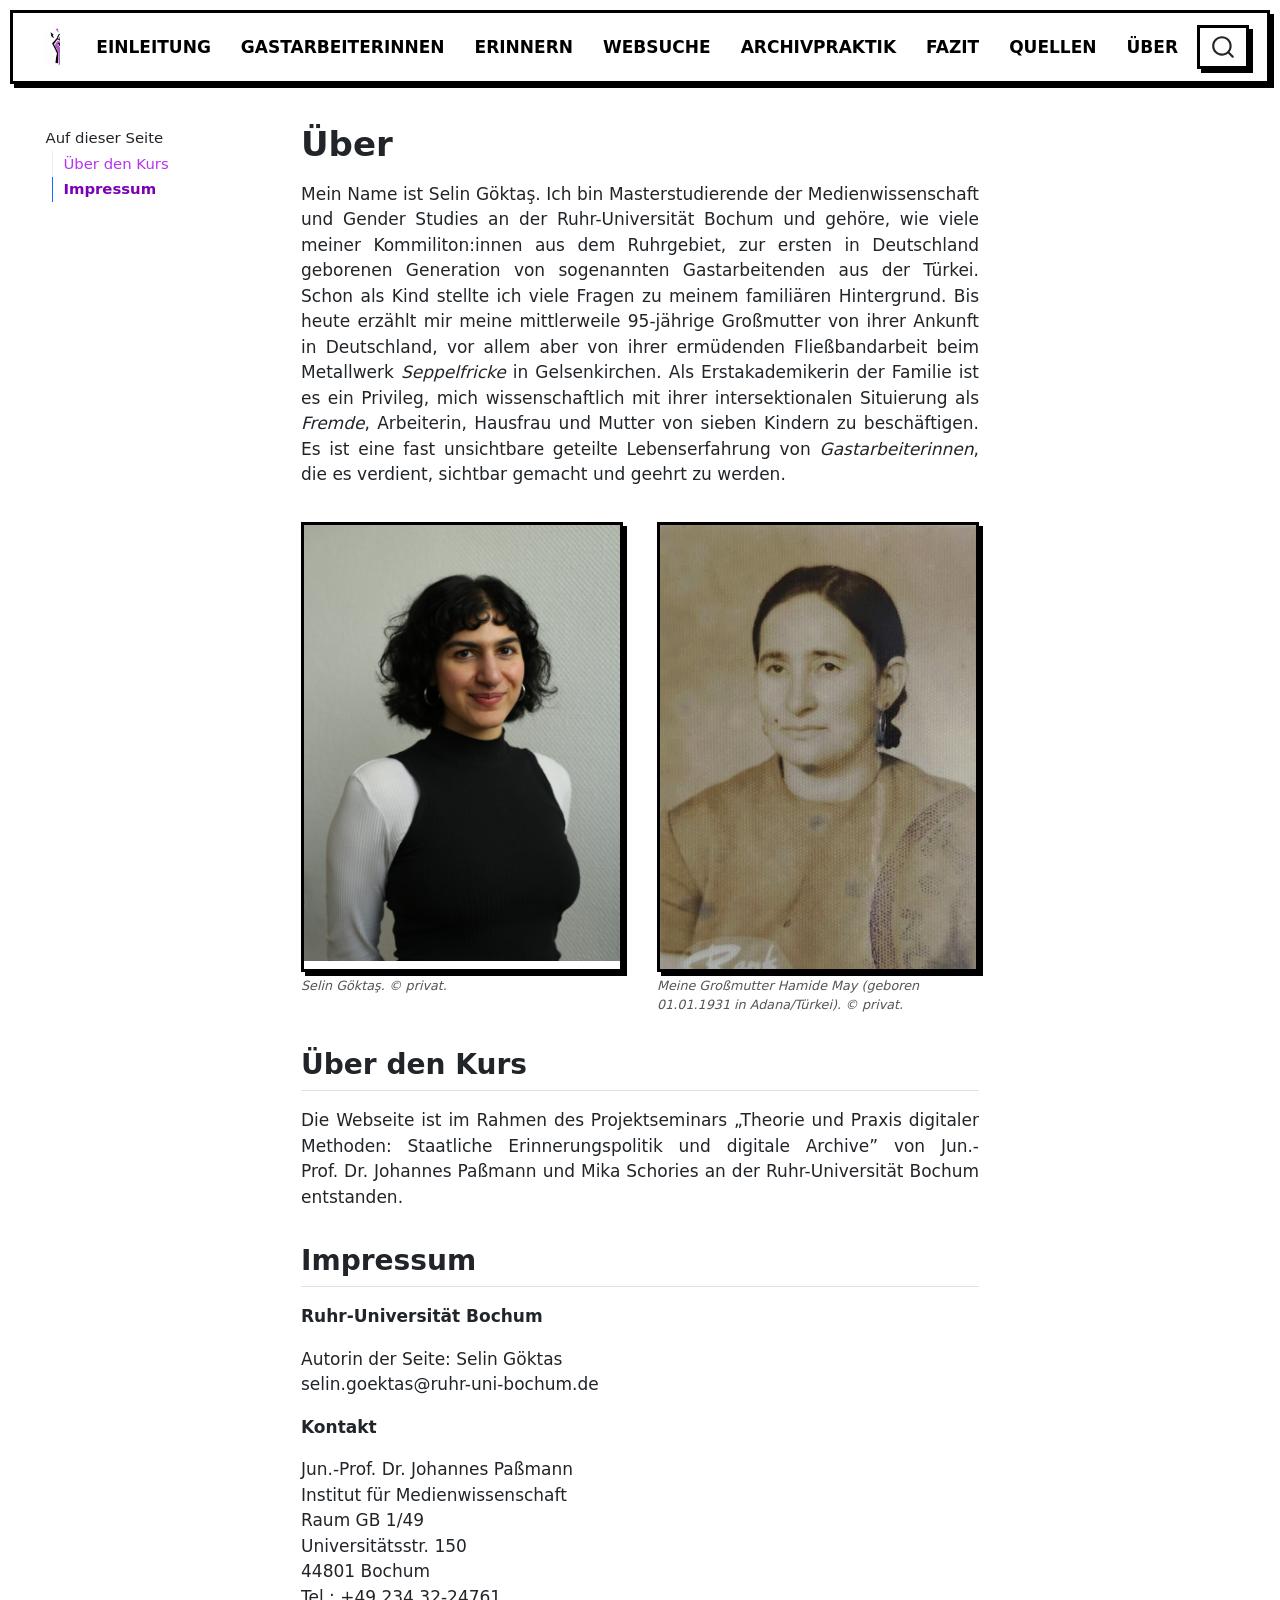
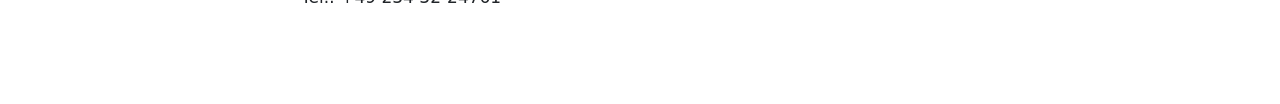
<file: Über.html>
<!DOCTYPE html>
<html xmlns="http://www.w3.org/1999/xhtml" lang="en" xml:lang="en"><head>

<meta charset="utf-8">
<meta name="generator" content="quarto-1.8.27">

<meta name="viewport" content="width=device-width, initial-scale=1.0, user-scalable=yes">


<title>Über – Gastarbeiterin</title>
<style>
code{white-space: pre-wrap;}
span.smallcaps{font-variant: small-caps;}
div.columns{display: flex; gap: min(4vw, 1.5em);}
div.column{flex: auto; overflow-x: auto;}
div.hanging-indent{margin-left: 1.5em; text-indent: -1.5em;}
ul.task-list{list-style: none;}
ul.task-list li input[type="checkbox"] {
  width: 0.8em;
  margin: 0 0.8em 0.2em -1em; /* quarto-specific, see https://github.com/quarto-dev/quarto-cli/issues/4556 */ 
  vertical-align: middle;
}
</style>


<script src="site_libs/quarto-nav/quarto-nav.js"></script>
<script src="site_libs/quarto-nav/headroom.min.js"></script>
<script src="site_libs/clipboard/clipboard.min.js"></script>
<script src="site_libs/quarto-search/autocomplete.umd.js"></script>
<script src="site_libs/quarto-search/fuse.min.js"></script>
<script src="site_libs/quarto-search/quarto-search.js"></script>
<meta name="quarto:offset" content="./">
<script src="site_libs/quarto-html/quarto.js" type="module"></script>
<script src="site_libs/quarto-html/tabsets/tabsets.js" type="module"></script>
<script src="site_libs/quarto-html/axe/axe-check.js" type="module"></script>
<script src="site_libs/quarto-html/popper.min.js"></script>
<script src="site_libs/quarto-html/tippy.umd.min.js"></script>
<script src="site_libs/quarto-html/anchor.min.js"></script>
<link href="site_libs/quarto-html/tippy.css" rel="stylesheet">
<link href="site_libs/quarto-html/quarto-syntax-highlighting-ed96de9b727972fe78a7b5d16c58bf87.css" rel="stylesheet" id="quarto-text-highlighting-styles">
<script src="site_libs/bootstrap/bootstrap.min.js"></script>
<link href="site_libs/bootstrap/bootstrap-icons.css" rel="stylesheet">
<link href="site_libs/bootstrap/bootstrap-3164c5ea54ff474c37b05b3bdcefbf73.min.css" rel="stylesheet" append-hash="true" id="quarto-bootstrap" data-mode="light">
<script id="quarto-search-options" type="application/json">{
  "location": "navbar",
  "copy-button": false,
  "collapse-after": 3,
  "panel-placement": "end",
  "type": "overlay",
  "limit": 50,
  "keyboard-shortcut": [
    "f",
    "/",
    "s"
  ],
  "show-item-context": false,
  "language": {
    "search-no-results-text": "No results",
    "search-matching-documents-text": "matching documents",
    "search-copy-link-title": "Copy link to search",
    "search-hide-matches-text": "Hide additional matches",
    "search-more-match-text": "more match in this document",
    "search-more-matches-text": "more matches in this document",
    "search-clear-button-title": "Clear",
    "search-text-placeholder": "",
    "search-detached-cancel-button-title": "Cancel",
    "search-submit-button-title": "Submit",
    "search-label": "Search"
  }
}</script>
<style>html{ scroll-behavior: smooth; }</style>


<link rel="stylesheet" href="styles.css">
</head>

<body class="floating nav-fixed quarto-light">

<div id="quarto-search-results"></div>
  <header id="quarto-header" class="headroom fixed-top">
    <nav class="navbar navbar-expand-lg " data-bs-theme="dark">
      <div class="navbar-container container-fluid">
      <div class="navbar-brand-container mx-auto">
    <a href="./index.html" class="navbar-brand navbar-brand-logo">
    <img src="./images/fist.png" alt="" class="navbar-logo light-content">
    <img src="./images/fist.png" alt="" class="navbar-logo dark-content">
    </a>
    <a class="navbar-brand" href="./index.html">
    <span class="navbar-title">Gastarbeiterin</span>
    </a>
  </div>
            <div id="quarto-search" class="" title="Search"></div>
          <button class="navbar-toggler" type="button" data-bs-toggle="collapse" data-bs-target="#navbarCollapse" aria-controls="navbarCollapse" role="menu" aria-expanded="false" aria-label="Toggle navigation" onclick="if (window.quartoToggleHeadroom) { window.quartoToggleHeadroom(); }">
  <span class="navbar-toggler-icon"></span>
</button>
          <div class="collapse navbar-collapse" id="navbarCollapse">
            <ul class="navbar-nav navbar-nav-scroll me-auto">
  <li class="nav-item">
    <a class="nav-link" href="./Einleitung.html"> 
<span class="menu-text">Einleitung</span></a>
  </li>  
  <li class="nav-item">
    <a class="nav-link" href="./Gastarbeiterinnen.html"> 
<span class="menu-text">Gastarbeiterinnen</span></a>
  </li>  
  <li class="nav-item">
    <a class="nav-link" href="./Erinnern.html"> 
<span class="menu-text">Erinnern</span></a>
  </li>  
  <li class="nav-item">
    <a class="nav-link" href="./Webrecherche.html"> 
<span class="menu-text">Websuche</span></a>
  </li>  
  <li class="nav-item">
    <a class="nav-link" href="./Archivpraktik.html"> 
<span class="menu-text">Archivpraktik</span></a>
  </li>  
  <li class="nav-item">
    <a class="nav-link" href="./Fazit.html"> 
<span class="menu-text">Fazit</span></a>
  </li>  
  <li class="nav-item">
    <a class="nav-link" href="./Quellen.html"> 
<span class="menu-text">Quellen</span></a>
  </li>  
</ul>
            <ul class="navbar-nav navbar-nav-scroll ms-auto">
  <li class="nav-item">
    <a class="nav-link active" href="./Über.html" aria-current="page"> 
<span class="menu-text">Über</span></a>
  </li>  
</ul>
          </div> <!-- /navcollapse -->
            <div class="quarto-navbar-tools">
</div>
      </div> <!-- /container-fluid -->
    </nav>
</header>
<!-- content -->
<div id="quarto-content" class="quarto-container page-columns page-rows-contents page-layout-article page-navbar">
<!-- sidebar -->
  <nav id="quarto-sidebar" class="sidebar collapse collapse-horizontal quarto-sidebar-collapse-item sidebar-navigation floating overflow-auto">
    <nav id="TOC" role="doc-toc" class="toc-active">
    <h2 id="toc-title">Auf dieser Seite</h2>
   
  <ul>
  <li><a href="#über-den-kurs" id="toc-über-den-kurs" class="nav-link active" data-scroll-target="#über-den-kurs">Über den Kurs</a></li>
  <li><a href="#impressum" id="toc-impressum" class="nav-link" data-scroll-target="#impressum">Impressum</a></li>
  </ul>
</nav>
</nav>
<div id="quarto-sidebar-glass" class="quarto-sidebar-collapse-item" data-bs-toggle="collapse" data-bs-target=".quarto-sidebar-collapse-item"></div>
<!-- margin-sidebar -->
    <div id="quarto-margin-sidebar" class="sidebar margin-sidebar zindex-bottom">
    </div>
<!-- main -->
<main class="content" id="quarto-document-content">

<header id="title-block-header" class="quarto-title-block default">
<div class="quarto-title">
<h1 class="title">Über</h1>
</div>



<div class="quarto-title-meta">

    
  
    
  </div>
  


</header>


<p>Mein Name ist Selin Göktaş. Ich bin Masterstudierende der Medienwissenschaft und Gender Studies an der Ruhr-Universität Bochum und gehöre, wie viele meiner Kommiliton:innen aus dem Ruhrgebiet, zur ersten in Deutschland geborenen Generation von sogenannten Gastarbeitenden aus der Türkei. Schon als Kind stellte ich viele Fragen zu meinem familiären Hintergrund. Bis heute erzählt mir meine mittlerweile 95-jährige Großmutter von ihrer Ankunft in Deutschland, vor allem aber von ihrer ermüdenden Fließbandarbeit beim Metallwerk <em>Seppelfricke</em> in Gelsenkirchen. Als Erstakademikerin der Familie ist es ein Privileg, mich wissenschaftlich mit ihrer intersektionalen Situierung als <em>Fremde</em>, Arbeiterin, Hausfrau und Mutter von sieben Kindern zu beschäftigen. Es ist eine fast unsichtbare geteilte Lebenserfahrung von <em>Gastarbeiterinnen</em>, die es verdient, sichtbar gemacht und geehrt zu werden.</p>
<div style="display: flex; gap: 2em; justify-content: center; margin: 2em 0;">
<div style="width: calc(50% - 1em);">
<div style="width: 100%; height: 450px; overflow: hidden; border: 3px solid #000; box-shadow: 4px 4px 0px #000;">
<p><img src="images/Selin-Goektas2.JPG" alt="Selin Göktaş. Quelle: privat." style="width: 100%; height: 100%; object-fit: cover; display: block; border: none; box-shadow: none;"></p>
</div>
<div style="font-size: 0.75em; color: #555; font-style: italic; margin-top: 4px;">
Selin Göktaş. © privat.
</div>
</div>
<div style="width: calc(50% - 1em);">
<div style="width: 100%; height: 450px; overflow: hidden; border: 3px solid #000; box-shadow: 4px 4px 0px #000;">
<p><img src="images/Hamide-May2.jpg" alt="Meine Großmutter Hamide May, geboren am 01.01.1931 in Adana/Türkei. © privat." style="width: 100%; height: 100%; object-fit: cover; display: block; border: none; box-shadow: none;"></p>
</div>
<div style="font-size: 0.75em; color: #555; font-style: italic; margin-top: 4px;">
Meine Großmutter Hamide May (geboren 01.01.1931 in Adana/Türkei). © privat.
</div>
</div>
</div>
<section id="über-den-kurs" class="level2">
<h2 class="anchored" data-anchor-id="über-den-kurs">Über den Kurs</h2>
<p>Die Webseite ist im Rahmen des Projektseminars „Theorie und Praxis digitaler Methoden: Staatliche Erinnerungspolitik und digitale Archive” von Jun.-Prof.&nbsp;Dr.&nbsp;Johannes Paßmann und Mika Schories an der Ruhr-Universität Bochum entstanden.</p>
</section>
<section id="impressum" class="level2 no-justify">
<h2 class="anchored" data-anchor-id="impressum">Impressum</h2>
<p><strong>Ruhr-Universität Bochum</strong></p>
<p>Autorin der Seite: Selin Göktas<br>
selin.goektas@ruhr-uni-bochum.de</p>
<p><strong>Kontakt</strong></p>
<p>Jun.-Prof.&nbsp;Dr.&nbsp;Johannes Paßmann<br>
Institut für Medienwissenschaft<br>
Raum GB 1/49<br>
Universitätsstr. 150<br>
44801 Bochum<br>
Tel.: +49 234 32-24761</p>
</section>



</main> <!-- /main -->
<script>

window.addEventListener('hashchange', function () {

  const hash = window.location.hash.slice(1);

  const target = document.getElementById(hash);

  if (!target) return;

  const offset = hash.startsWith('fn') ? 100 : 60;

  setTimeout(function () {

    const y = target.getBoundingClientRect().top + window.scrollY - offset;

    window.scrollTo({ top: Math.max(0, y), behavior: 'instant' });

  }, 80);

});

</script>

<script id="quarto-html-after-body" type="application/javascript">
  window.document.addEventListener("DOMContentLoaded", function (event) {
    const icon = "";
    const anchorJS = new window.AnchorJS();
    anchorJS.options = {
      placement: 'right',
      icon: icon
    };
    anchorJS.add('.anchored');
    const isCodeAnnotation = (el) => {
      for (const clz of el.classList) {
        if (clz.startsWith('code-annotation-')) {                     
          return true;
        }
      }
      return false;
    }
    const onCopySuccess = function(e) {
      // button target
      const button = e.trigger;
      // don't keep focus
      button.blur();
      // flash "checked"
      button.classList.add('code-copy-button-checked');
      var currentTitle = button.getAttribute("title");
      button.setAttribute("title", "Copied!");
      let tooltip;
      if (window.bootstrap) {
        button.setAttribute("data-bs-toggle", "tooltip");
        button.setAttribute("data-bs-placement", "left");
        button.setAttribute("data-bs-title", "Copied!");
        tooltip = new bootstrap.Tooltip(button, 
          { trigger: "manual", 
            customClass: "code-copy-button-tooltip",
            offset: [0, -8]});
        tooltip.show();    
      }
      setTimeout(function() {
        if (tooltip) {
          tooltip.hide();
          button.removeAttribute("data-bs-title");
          button.removeAttribute("data-bs-toggle");
          button.removeAttribute("data-bs-placement");
        }
        button.setAttribute("title", currentTitle);
        button.classList.remove('code-copy-button-checked');
      }, 1000);
      // clear code selection
      e.clearSelection();
    }
    const getTextToCopy = function(trigger) {
      const outerScaffold = trigger.parentElement.cloneNode(true);
      const codeEl = outerScaffold.querySelector('code');
      for (const childEl of codeEl.children) {
        if (isCodeAnnotation(childEl)) {
          childEl.remove();
        }
      }
      return codeEl.innerText;
    }
    const clipboard = new window.ClipboardJS('.code-copy-button:not([data-in-quarto-modal])', {
      text: getTextToCopy
    });
    clipboard.on('success', onCopySuccess);
    if (window.document.getElementById('quarto-embedded-source-code-modal')) {
      const clipboardModal = new window.ClipboardJS('.code-copy-button[data-in-quarto-modal]', {
        text: getTextToCopy,
        container: window.document.getElementById('quarto-embedded-source-code-modal')
      });
      clipboardModal.on('success', onCopySuccess);
    }
      var localhostRegex = new RegExp(/^(?:http|https):\/\/localhost\:?[0-9]*\//);
      var mailtoRegex = new RegExp(/^mailto:/);
        var filterRegex = new RegExp("https:\/\/selin-g\.github\.io\/gastarbeiterin\/");
      var isInternal = (href) => {
          return filterRegex.test(href) || localhostRegex.test(href) || mailtoRegex.test(href);
      }
      // Inspect non-navigation links and adorn them if external
     var links = window.document.querySelectorAll('a[href]:not(.nav-link):not(.navbar-brand):not(.toc-action):not(.sidebar-link):not(.sidebar-item-toggle):not(.pagination-link):not(.no-external):not([aria-hidden]):not(.dropdown-item):not(.quarto-navigation-tool):not(.about-link)');
      for (var i=0; i<links.length; i++) {
        const link = links[i];
        if (!isInternal(link.href)) {
          // undo the damage that might have been done by quarto-nav.js in the case of
          // links that we want to consider external
          if (link.dataset.originalHref !== undefined) {
            link.href = link.dataset.originalHref;
          }
        }
      }
    function tippyHover(el, contentFn, onTriggerFn, onUntriggerFn) {
      const config = {
        allowHTML: true,
        maxWidth: 500,
        delay: 100,
        arrow: false,
        appendTo: function(el) {
            return el.parentElement;
        },
        interactive: true,
        interactiveBorder: 10,
        theme: 'quarto',
        placement: 'bottom-start',
      };
      if (contentFn) {
        config.content = contentFn;
      }
      if (onTriggerFn) {
        config.onTrigger = onTriggerFn;
      }
      if (onUntriggerFn) {
        config.onUntrigger = onUntriggerFn;
      }
      window.tippy(el, config); 
    }
    const noterefs = window.document.querySelectorAll('a[role="doc-noteref"]');
    for (var i=0; i<noterefs.length; i++) {
      const ref = noterefs[i];
      tippyHover(ref, function() {
        // use id or data attribute instead here
        let href = ref.getAttribute('data-footnote-href') || ref.getAttribute('href');
        try { href = new URL(href).hash; } catch {}
        const id = href.replace(/^#\/?/, "");
        const note = window.document.getElementById(id);
        if (note) {
          return note.innerHTML;
        } else {
          return "";
        }
      });
    }
    const xrefs = window.document.querySelectorAll('a.quarto-xref');
    const processXRef = (id, note) => {
      // Strip column container classes
      const stripColumnClz = (el) => {
        el.classList.remove("page-full", "page-columns");
        if (el.children) {
          for (const child of el.children) {
            stripColumnClz(child);
          }
        }
      }
      stripColumnClz(note)
      if (id === null || id.startsWith('sec-')) {
        // Special case sections, only their first couple elements
        const container = document.createElement("div");
        if (note.children && note.children.length > 2) {
          container.appendChild(note.children[0].cloneNode(true));
          for (let i = 1; i < note.children.length; i++) {
            const child = note.children[i];
            if (child.tagName === "P" && child.innerText === "") {
              continue;
            } else {
              container.appendChild(child.cloneNode(true));
              break;
            }
          }
          if (window.Quarto?.typesetMath) {
            window.Quarto.typesetMath(container);
          }
          return container.innerHTML
        } else {
          if (window.Quarto?.typesetMath) {
            window.Quarto.typesetMath(note);
          }
          return note.innerHTML;
        }
      } else {
        // Remove any anchor links if they are present
        const anchorLink = note.querySelector('a.anchorjs-link');
        if (anchorLink) {
          anchorLink.remove();
        }
        if (window.Quarto?.typesetMath) {
          window.Quarto.typesetMath(note);
        }
        if (note.classList.contains("callout")) {
          return note.outerHTML;
        } else {
          return note.innerHTML;
        }
      }
    }
    for (var i=0; i<xrefs.length; i++) {
      const xref = xrefs[i];
      tippyHover(xref, undefined, function(instance) {
        instance.disable();
        let url = xref.getAttribute('href');
        let hash = undefined; 
        if (url.startsWith('#')) {
          hash = url;
        } else {
          try { hash = new URL(url).hash; } catch {}
        }
        if (hash) {
          const id = hash.replace(/^#\/?/, "");
          const note = window.document.getElementById(id);
          if (note !== null) {
            try {
              const html = processXRef(id, note.cloneNode(true));
              instance.setContent(html);
            } finally {
              instance.enable();
              instance.show();
            }
          } else {
            // See if we can fetch this
            fetch(url.split('#')[0])
            .then(res => res.text())
            .then(html => {
              const parser = new DOMParser();
              const htmlDoc = parser.parseFromString(html, "text/html");
              const note = htmlDoc.getElementById(id);
              if (note !== null) {
                const html = processXRef(id, note);
                instance.setContent(html);
              } 
            }).finally(() => {
              instance.enable();
              instance.show();
            });
          }
        } else {
          // See if we can fetch a full url (with no hash to target)
          // This is a special case and we should probably do some content thinning / targeting
          fetch(url)
          .then(res => res.text())
          .then(html => {
            const parser = new DOMParser();
            const htmlDoc = parser.parseFromString(html, "text/html");
            const note = htmlDoc.querySelector('main.content');
            if (note !== null) {
              // This should only happen for chapter cross references
              // (since there is no id in the URL)
              // remove the first header
              if (note.children.length > 0 && note.children[0].tagName === "HEADER") {
                note.children[0].remove();
              }
              const html = processXRef(null, note);
              instance.setContent(html);
            } 
          }).finally(() => {
            instance.enable();
            instance.show();
          });
        }
      }, function(instance) {
      });
    }
        let selectedAnnoteEl;
        const selectorForAnnotation = ( cell, annotation) => {
          let cellAttr = 'data-code-cell="' + cell + '"';
          let lineAttr = 'data-code-annotation="' +  annotation + '"';
          const selector = 'span[' + cellAttr + '][' + lineAttr + ']';
          return selector;
        }
        const selectCodeLines = (annoteEl) => {
          const doc = window.document;
          const targetCell = annoteEl.getAttribute("data-target-cell");
          const targetAnnotation = annoteEl.getAttribute("data-target-annotation");
          const annoteSpan = window.document.querySelector(selectorForAnnotation(targetCell, targetAnnotation));
          const lines = annoteSpan.getAttribute("data-code-lines").split(",");
          const lineIds = lines.map((line) => {
            return targetCell + "-" + line;
          })
          let top = null;
          let height = null;
          let parent = null;
          if (lineIds.length > 0) {
              //compute the position of the single el (top and bottom and make a div)
              const el = window.document.getElementById(lineIds[0]);
              top = el.offsetTop;
              height = el.offsetHeight;
              parent = el.parentElement.parentElement;
            if (lineIds.length > 1) {
              const lastEl = window.document.getElementById(lineIds[lineIds.length - 1]);
              const bottom = lastEl.offsetTop + lastEl.offsetHeight;
              height = bottom - top;
            }
            if (top !== null && height !== null && parent !== null) {
              // cook up a div (if necessary) and position it 
              let div = window.document.getElementById("code-annotation-line-highlight");
              if (div === null) {
                div = window.document.createElement("div");
                div.setAttribute("id", "code-annotation-line-highlight");
                div.style.position = 'absolute';
                parent.appendChild(div);
              }
              div.style.top = top - 2 + "px";
              div.style.height = height + 4 + "px";
              div.style.left = 0;
              let gutterDiv = window.document.getElementById("code-annotation-line-highlight-gutter");
              if (gutterDiv === null) {
                gutterDiv = window.document.createElement("div");
                gutterDiv.setAttribute("id", "code-annotation-line-highlight-gutter");
                gutterDiv.style.position = 'absolute';
                const codeCell = window.document.getElementById(targetCell);
                const gutter = codeCell.querySelector('.code-annotation-gutter');
                gutter.appendChild(gutterDiv);
              }
              gutterDiv.style.top = top - 2 + "px";
              gutterDiv.style.height = height + 4 + "px";
            }
            selectedAnnoteEl = annoteEl;
          }
        };
        const unselectCodeLines = () => {
          const elementsIds = ["code-annotation-line-highlight", "code-annotation-line-highlight-gutter"];
          elementsIds.forEach((elId) => {
            const div = window.document.getElementById(elId);
            if (div) {
              div.remove();
            }
          });
          selectedAnnoteEl = undefined;
        };
          // Handle positioning of the toggle
      window.addEventListener(
        "resize",
        throttle(() => {
          elRect = undefined;
          if (selectedAnnoteEl) {
            selectCodeLines(selectedAnnoteEl);
          }
        }, 10)
      );
      function throttle(fn, ms) {
      let throttle = false;
      let timer;
        return (...args) => {
          if(!throttle) { // first call gets through
              fn.apply(this, args);
              throttle = true;
          } else { // all the others get throttled
              if(timer) clearTimeout(timer); // cancel #2
              timer = setTimeout(() => {
                fn.apply(this, args);
                timer = throttle = false;
              }, ms);
          }
        };
      }
        // Attach click handler to the DT
        const annoteDls = window.document.querySelectorAll('dt[data-target-cell]');
        for (const annoteDlNode of annoteDls) {
          annoteDlNode.addEventListener('click', (event) => {
            const clickedEl = event.target;
            if (clickedEl !== selectedAnnoteEl) {
              unselectCodeLines();
              const activeEl = window.document.querySelector('dt[data-target-cell].code-annotation-active');
              if (activeEl) {
                activeEl.classList.remove('code-annotation-active');
              }
              selectCodeLines(clickedEl);
              clickedEl.classList.add('code-annotation-active');
            } else {
              // Unselect the line
              unselectCodeLines();
              clickedEl.classList.remove('code-annotation-active');
            }
          });
        }
    const findCites = (el) => {
      const parentEl = el.parentElement;
      if (parentEl) {
        const cites = parentEl.dataset.cites;
        if (cites) {
          return {
            el,
            cites: cites.split(' ')
          };
        } else {
          return findCites(el.parentElement)
        }
      } else {
        return undefined;
      }
    };
    var bibliorefs = window.document.querySelectorAll('a[role="doc-biblioref"]');
    for (var i=0; i<bibliorefs.length; i++) {
      const ref = bibliorefs[i];
      const citeInfo = findCites(ref);
      if (citeInfo) {
        tippyHover(citeInfo.el, function() {
          var popup = window.document.createElement('div');
          citeInfo.cites.forEach(function(cite) {
            var citeDiv = window.document.createElement('div');
            citeDiv.classList.add('hanging-indent');
            citeDiv.classList.add('csl-entry');
            var biblioDiv = window.document.getElementById('ref-' + cite);
            if (biblioDiv) {
              citeDiv.innerHTML = biblioDiv.innerHTML;
            }
            popup.appendChild(citeDiv);
          });
          return popup.innerHTML;
        });
      }
    }
  });
  </script>
</div> <!-- /content -->




<script src="site_libs/quarto-html/zenscroll-min.js"></script>
</body></html>
</file>
<file: site_libs/quarto-html/tippy.css>
.tippy-box[data-animation=fade][data-state=hidden]{opacity:0}[data-tippy-root]{max-width:calc(100vw - 10px)}.tippy-box{position:relative;background-color:#333;color:#fff;border-radius:4px;font-size:14px;line-height:1.4;white-space:normal;outline:0;transition-property:transform,visibility,opacity}.tippy-box[data-placement^=top]>.tippy-arrow{bottom:0}.tippy-box[data-placement^=top]>.tippy-arrow:before{bottom:-7px;left:0;border-width:8px 8px 0;border-top-color:initial;transform-origin:center top}.tippy-box[data-placement^=bottom]>.tippy-arrow{top:0}.tippy-box[data-placement^=bottom]>.tippy-arrow:before{top:-7px;left:0;border-width:0 8px 8px;border-bottom-color:initial;transform-origin:center bottom}.tippy-box[data-placement^=left]>.tippy-arrow{right:0}.tippy-box[data-placement^=left]>.tippy-arrow:before{border-width:8px 0 8px 8px;border-left-color:initial;right:-7px;transform-origin:center left}.tippy-box[data-placement^=right]>.tippy-arrow{left:0}.tippy-box[data-placement^=right]>.tippy-arrow:before{left:-7px;border-width:8px 8px 8px 0;border-right-color:initial;transform-origin:center right}.tippy-box[data-inertia][data-state=visible]{transition-timing-function:cubic-bezier(.54,1.5,.38,1.11)}.tippy-arrow{width:16px;height:16px;color:#333}.tippy-arrow:before{content:"";position:absolute;border-color:transparent;border-style:solid}.tippy-content{position:relative;padding:5px 9px;z-index:1}
</file>
<file: site_libs/quarto-html/quarto-syntax-highlighting-ed96de9b727972fe78a7b5d16c58bf87.css>
/* quarto syntax highlight colors */
:root {
  --quarto-hl-ot-color: #003B4F;
  --quarto-hl-at-color: #657422;
  --quarto-hl-ss-color: #20794D;
  --quarto-hl-an-color: #5E5E5E;
  --quarto-hl-fu-color: #4758AB;
  --quarto-hl-st-color: #20794D;
  --quarto-hl-cf-color: #003B4F;
  --quarto-hl-op-color: #5E5E5E;
  --quarto-hl-er-color: #AD0000;
  --quarto-hl-bn-color: #AD0000;
  --quarto-hl-al-color: #AD0000;
  --quarto-hl-va-color: #111111;
  --quarto-hl-bu-color: inherit;
  --quarto-hl-ex-color: inherit;
  --quarto-hl-pp-color: #AD0000;
  --quarto-hl-in-color: #5E5E5E;
  --quarto-hl-vs-color: #20794D;
  --quarto-hl-wa-color: #5E5E5E;
  --quarto-hl-do-color: #5E5E5E;
  --quarto-hl-im-color: #00769E;
  --quarto-hl-ch-color: #20794D;
  --quarto-hl-dt-color: #AD0000;
  --quarto-hl-fl-color: #AD0000;
  --quarto-hl-co-color: #5E5E5E;
  --quarto-hl-cv-color: #5E5E5E;
  --quarto-hl-cn-color: #8f5902;
  --quarto-hl-sc-color: #5E5E5E;
  --quarto-hl-dv-color: #AD0000;
  --quarto-hl-kw-color: #003B4F;
}

/* other quarto variables */
:root {
  --quarto-font-monospace: SFMono-Regular, Menlo, Monaco, Consolas, "Liberation Mono", "Courier New", monospace;
}

/* syntax highlight based on Pandoc's rules */
pre > code.sourceCode > span {
  color: #003B4F;
}

code.sourceCode > span {
  color: #003B4F;
}

div.sourceCode,
div.sourceCode pre.sourceCode {
  color: #003B4F;
}

/* Normal */
code span {
  color: #003B4F;
}

/* Alert */
code span.al {
  color: #AD0000;
  font-style: inherit;
}

/* Annotation */
code span.an {
  color: #5E5E5E;
  font-style: inherit;
}

/* Attribute */
code span.at {
  color: #657422;
  font-style: inherit;
}

/* BaseN */
code span.bn {
  color: #AD0000;
  font-style: inherit;
}

/* BuiltIn */
code span.bu {
  font-style: inherit;
}

/* ControlFlow */
code span.cf {
  color: #003B4F;
  font-weight: bold;
  font-style: inherit;
}

/* Char */
code span.ch {
  color: #20794D;
  font-style: inherit;
}

/* Constant */
code span.cn {
  color: #8f5902;
  font-style: inherit;
}

/* Comment */
code span.co {
  color: #5E5E5E;
  font-style: inherit;
}

/* CommentVar */
code span.cv {
  color: #5E5E5E;
  font-style: italic;
}

/* Documentation */
code span.do {
  color: #5E5E5E;
  font-style: italic;
}

/* DataType */
code span.dt {
  color: #AD0000;
  font-style: inherit;
}

/* DecVal */
code span.dv {
  color: #AD0000;
  font-style: inherit;
}

/* Error */
code span.er {
  color: #AD0000;
  font-style: inherit;
}

/* Extension */
code span.ex {
  font-style: inherit;
}

/* Float */
code span.fl {
  color: #AD0000;
  font-style: inherit;
}

/* Function */
code span.fu {
  color: #4758AB;
  font-style: inherit;
}

/* Import */
code span.im {
  color: #00769E;
  font-style: inherit;
}

/* Information */
code span.in {
  color: #5E5E5E;
  font-style: inherit;
}

/* Keyword */
code span.kw {
  color: #003B4F;
  font-weight: bold;
  font-style: inherit;
}

/* Operator */
code span.op {
  color: #5E5E5E;
  font-style: inherit;
}

/* Other */
code span.ot {
  color: #003B4F;
  font-style: inherit;
}

/* Preprocessor */
code span.pp {
  color: #AD0000;
  font-style: inherit;
}

/* SpecialChar */
code span.sc {
  color: #5E5E5E;
  font-style: inherit;
}

/* SpecialString */
code span.ss {
  color: #20794D;
  font-style: inherit;
}

/* String */
code span.st {
  color: #20794D;
  font-style: inherit;
}

/* Variable */
code span.va {
  color: #111111;
  font-style: inherit;
}

/* VerbatimString */
code span.vs {
  color: #20794D;
  font-style: inherit;
}

/* Warning */
code span.wa {
  color: #5E5E5E;
  font-style: italic;
}

.prevent-inlining {
  content: "</";
}

/*# sourceMappingURL=0920dd6d7437995b8cdf7429764427b1.css.map */
</file>
<file: styles.css>
.footnotes ol {
  font-size: 0.5em;
}

a.footnote-ref {
  color: #B932F0 !important;
  font-weight: bold;
}

a[href^="#fn"],
a[href^="#fnref"],
a.footnote-back,
.footnotes a {
  color: #7a1a8e !important;
}

a[href^="#fn"]:hover,
a[href^="#fnref"]:hover,
a.footnote-ref:hover,
a.footnote-back:hover,
.footnotes a:hover {
  color: #b852cc !important;
}

#TOC a {
  color: #B932F0 !important;
}

#quarto-sidebar .sidebar-item a:hover,
#TOC a:hover {
  color: #8800bf !important;
}

#TOC a.active,
#TOC .active > a {
  color: #7a00b8 !important;
  font-weight: bold;
}

main p {
  text-align: justify;
}

.poem p, .no-justify p {
  text-align: left;
}

blockquote {
  border: 3px solid #000000;
  box-shadow: 4px 4px 0px #000000;
  padding: 1em 1em 0.8em 2em;
  margin: 1.5em 0;
  background: #ffffff;
  font-style: italic;
  color: #000000 !important;
  position: relative;
}

blockquote::before {
  content: "\201C";
  font-size: 3em;
  color: #b852cc;
  font-style: normal;
  font-weight: 900;
  line-height: 1;
  position: absolute;
  top: -0.1em;
  left: 0.1em;
  pointer-events: none;
}

blockquote::after {
  content: "\201D";
  font-size: 3em;
  color: #b852cc;
  font-style: normal;
  font-weight: 900;
  line-height: 1;
  position: absolute;
  bottom: -0.5em;
  right: 0.1em;
  pointer-events: none;
}

blockquote p {
  margin: 0;
  padding-left: 1.2em;
}

main img, main video {
  border: 3px solid #000000;
  box-shadow: 4px 4px 0px #000000;
}

.navbar {
  border: 3px solid #000000 !important;
  margin: 10px;
  background-color: #ffffff !important;
  box-shadow: 4px 4px 0px #000000;
}

.navbar-logo {
  height: 40px !important;
  max-height: 40px !important;
}

.navbar-brand-title,
.navbar-title,
.navbar-brand span {
  display: none !important;
}

.navbar-nav .nav-link {
  color: #000000 !important;
  font-weight: 800 !important;
  text-transform: uppercase;
  padding: 10px 15px !important;
}

#quarto-search .aa-Form {
  border: 3px solid #000000 !important;
  border-radius: 0px !important;
  box-shadow: 4px 4px 0px #000000 !important;
  background-color: #ffffff !important;
  transition: box-shadow 0.1s ease, transform 0.1s ease;
}

#quarto-search .aa-Form:focus-within {
  box-shadow: 6px 6px 0px #000000 !important;
  transform: translate(-2px, -2px);
}

#quarto-search .aa-Input {
  background-color: #ffffff !important;
  color: #000000 !important;
  font-weight: 700 !important;
  border: none !important;
  box-shadow: none !important;
}

#quarto-search .aa-Input::placeholder {
  color: #555 !important;
  font-weight: 500;
}

#quarto-search .aa-SubmitButton {
  background: transparent !important;
  border: none !important;
  box-shadow: none !important;
  color: #000000 !important;
}

#quarto-search .aa-ClearButton {
  background: transparent !important;
  border: none !important;
  box-shadow: none !important;
  color: #000000 !important;
}

#quarto-search .aa-DetachedSearchButton {
  border: 3px solid #000000 !important;
  border-radius: 0px !important;
  box-shadow: 4px 4px 0px #000000 !important;
  background-color: #ffffff !important;
  padding: 6px 10px !important;
  transition: all 0.1s ease;
}

#quarto-search .aa-DetachedSearchButton:hover {
  transform: translate(-2px, -2px);
  box-shadow: 6px 6px 0px #000000 !important;
  background-color: #b852cc !important;
}

#quarto-search-results .aa-Panel {
  border: 3px solid #000000 !important;
  border-radius: 0px !important;
  box-shadow: 5px 5px 0px #000000 !important;
  background-color: #ffffff !important;
}

.search-result-link {
  border-bottom: 2px solid #000000 !important;
  display: block;
  text-decoration: none !important;
  transition: background 0.1s ease;
}

.search-result-link:hover,
.search-result-link:focus {
  background-color: #b852cc !important;
}

.search-result-title {
  font-weight: 800 !important;
  color: #000000 !important;
}

mark.search-match {
  background-color: #b852cc !important;
  color: #000000 !important;
  font-weight: 800;
  padding: 0 2px;
}

.quarto-search-no-results {
  font-weight: 700;
  padding: 10px;
  border-top: 2px solid #000;
}

.aa-DetachedOverlay {
  background-color: rgba(0, 0, 0, 0.6) !important;
}

.aa-DetachedContainer {
  border: 3px solid #000000 !important;
  border-radius: 0px !important;
  box-shadow: 8px 8px 0px #000000 !important;
  background-color: #ffffff !important;
  max-width: 600px !important;
  margin: 40px auto !important;
}

.aa-DetachedFormContainer {
  border-bottom: 3px solid #000000 !important;
  background-color: #b852cc !important;
  padding: 12px !important;
  display: flex !important;
  align-items: center !important;
  gap: 10px !important;
}

.aa-DetachedFormContainer .aa-Form {
  border: 3px solid #000000 !important;
  border-radius: 0px !important;
  box-shadow: 4px 4px 0px #000000 !important;
  background-color: #ffffff !important;
  flex: 1 !important;
}

.aa-DetachedFormContainer .aa-Form:focus-within {
  box-shadow: 6px 6px 0px #000000 !important;
  transform: translate(-2px, -2px);
}

.aa-DetachedCancelButton {
  border: 3px solid #000000 !important;
  border-radius: 0px !important;
  box-shadow: 4px 4px 0px #000000 !important;
  background-color: #ffffff !important;
  color: #000000 !important;
  font-weight: 800 !important;
  text-transform: uppercase !important;
  padding: 6px 14px !important;
  cursor: pointer !important;
  transition: all 0.1s ease;
  white-space: nowrap !important;
}

.aa-DetachedCancelButton:hover {
  transform: translate(-2px, -2px);
  box-shadow: 6px 6px 0px #000000 !important;
  background-color: #000000 !important;
  color: #b852cc !important;
}

.aa-Panel,
.aa-PanelLayout {
  background-color: #ffffff !important;
  border-radius: 0px !important;
}

.aa-List {
  padding: 0 !important;
  list-style: none !important;
}

.aa-Item {
  border-bottom: 2px solid #000000 !important;
  padding: 0 !important;
  cursor: pointer !important;
  transition: background 0.1s ease;
}

.aa-Item:last-child {
  border-bottom: none !important;
}

.aa-Item[aria-selected="true"],
.aa-Item:hover {
  background-color: #b852cc !important;
}

.aa-highlight,
mark.search-match {
  background-color: #b852cc !important;
  color: #000000 !important;
  font-weight: 800 !important;
  padding: 0 2px;
}

.tippy-box {
  background-color: #ffffff !important;
  color: #000000 !important;
  border: 3px solid #000000 !important;
  border-radius: 0px !important;
  box-shadow: 5px 5px 0px #000000 !important;
  font-size: 14px !important;
  font-weight: 500 !important;
  max-width: 320px !important;
}

.tippy-content {
  padding: 10px 14px !important;
  color: #000000 !important;
}

.tippy-arrow {
  display: none !important;
}

.plot-container .cell-output-display {
  border: 3px solid #000000;
  box-shadow: 5px 5px 0px #000000;
  display: inline-block;
  padding: 16px;
  background: #ffffff;
  margin: 16px 0;
}

.btn-primary {
  background-color: #b852cc !important;
  color: #000000 !important;
  border: 2px solid #000000 !important;
  border-radius: 0px !important;
  box-shadow: 4px 4px 0px #000000 !important;
  font-weight: bold !important;
}
</file>
